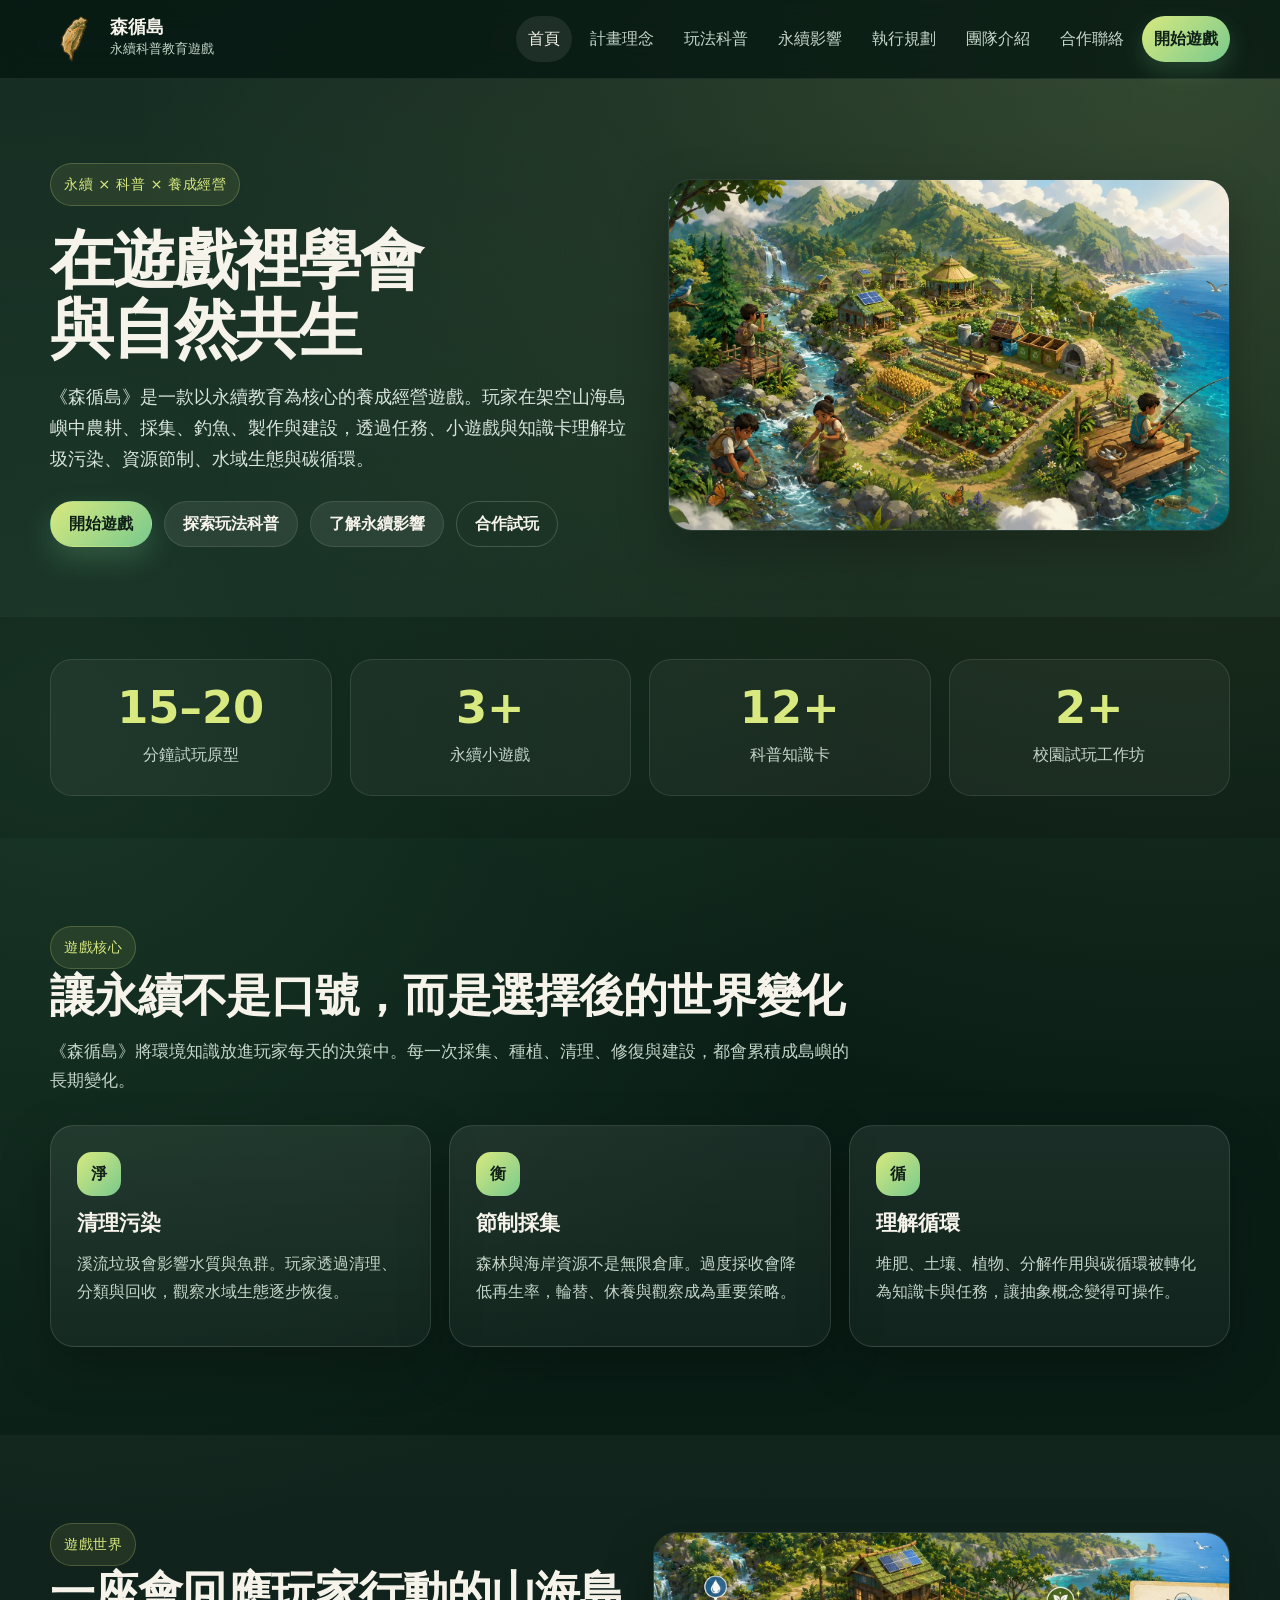
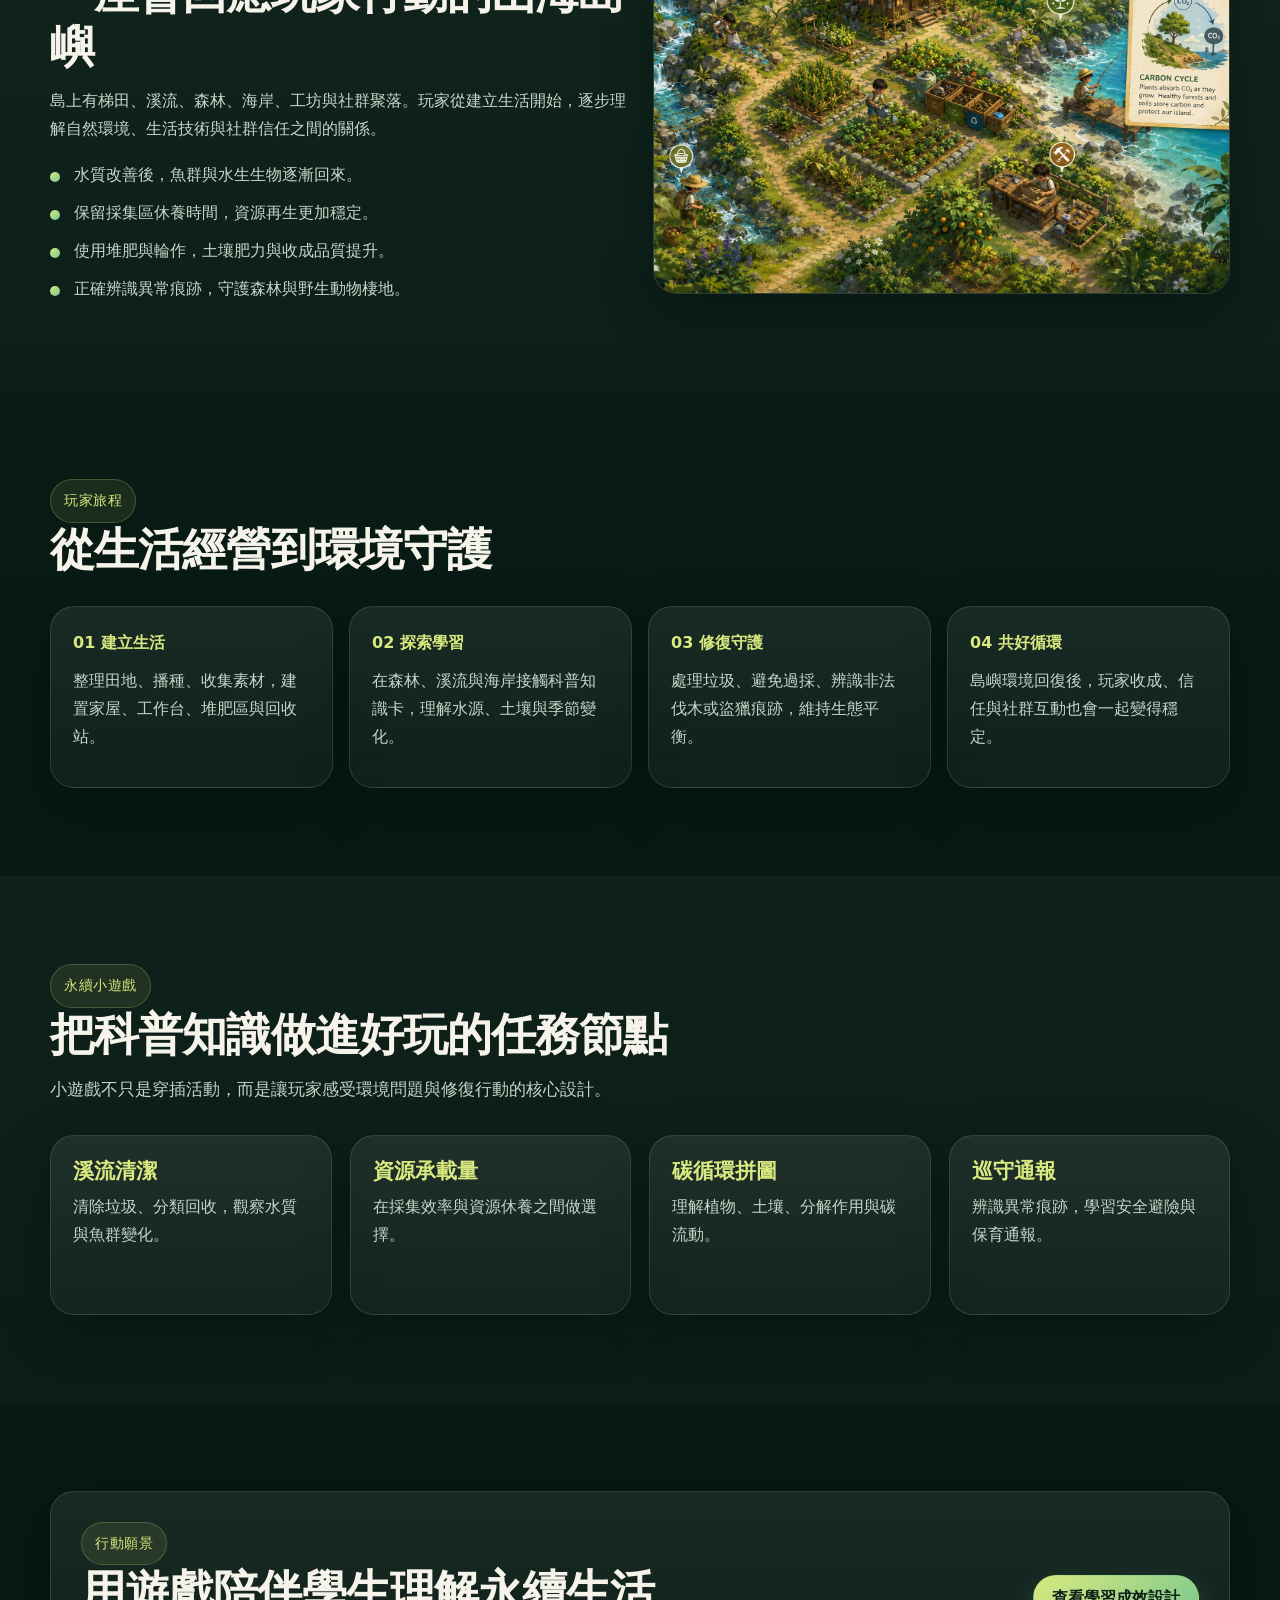
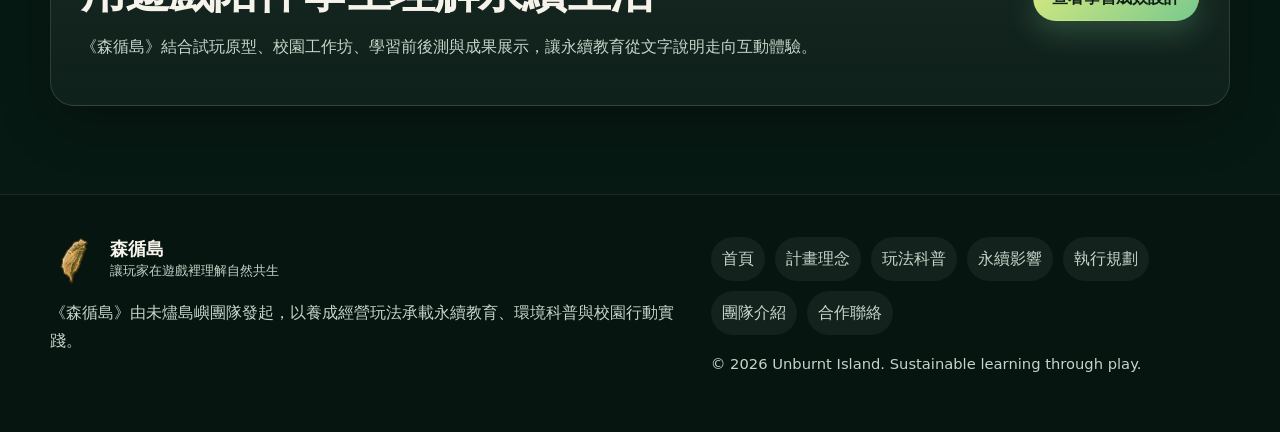
<file: index.html>
<!DOCTYPE html>
<html lang="zh-Hant">
<head>
  <meta charset="UTF-8" />
  <meta name="viewport" content="width=device-width, initial-scale=1.0" />
  <title>《森循島》｜永續科普教育遊戲</title>
  <meta name="description" content="以永續、科普與養成經營為主軸的教育遊戲，透過農耕、採集、溪流清理與知識卡讓玩家理解自然共生。" />
  <meta name="theme-color" content="#0b1f18" />
  <meta property="og:title" content="《森循島》｜永續科普教育遊戲" />
  <meta property="og:description" content="以永續、科普與養成經營為主軸的教育遊戲，透過農耕、採集、溪流清理與知識卡讓玩家理解自然共生。" />
  <meta property="og:type" content="website" />
  <meta property="og:image" content="assets/images/og-image.jpg" />
  <link rel="icon" href="assets/images/favicon.svg" type="image/svg+xml" />
  <link rel="stylesheet" href="assets/css/main.css" />
</head>
<body data-page="home">
  
<a href="#main" class="skip-link">跳到主要內容</a>
<header class="site-header" id="siteHeader">
  <div class="container header-inner">
    <a href="index.html" class="brand" aria-label="森循島首頁">
      <img src="assets/images/logo.svg" alt="" class="brand-logo" />
      <span class="brand-copy"><strong>森循島</strong><small>永續科普教育遊戲</small></span>
    </a>
    <nav class="site-nav" aria-label="主選單"><a href="index.html" class="is-active">首頁</a><a href="about.html" class="">計畫理念</a><a href="gameplay.html" class="">玩法科普</a><a href="impact.html" class="">永續影響</a><a href="progress.html" class="">執行規劃</a><a href="team.html" class="">團隊介紹</a><a href="contact.html" class="">合作聯絡</a><a href="https://unburntisland.github.io/SSD/" class="game-link" target="_blank" rel="noopener noreferrer" aria-label="開啟森循島遊戲（新分頁）">開始遊戲</a></nav>
    <button class="menu-toggle" id="menuToggle" aria-expanded="false" aria-controls="mobileNav" aria-label="開啟選單"><span></span><span></span><span></span></button>
  </div>
  <div class="mobile-nav" id="mobileNav"><nav aria-label="行動版主選單"><a href="index.html" class="is-active">首頁</a><a href="about.html" class="">計畫理念</a><a href="gameplay.html" class="">玩法科普</a><a href="impact.html" class="">永續影響</a><a href="progress.html" class="">執行規劃</a><a href="team.html" class="">團隊介紹</a><a href="contact.html" class="">合作聯絡</a><a href="https://unburntisland.github.io/SSD/" class="game-link" target="_blank" rel="noopener noreferrer" aria-label="開啟森循島遊戲（新分頁）">開始遊戲</a></nav></div>
</header>
  <main id="main">

<section class="hero section-bg">
  <div class="container hero-grid">
    <div class="hero-copy reveal">
      <span class="eyebrow">永續 × 科普 × 養成經營</span>
      <h1>在遊戲裡學會<br>與自然共生</h1>
      <p class="lead">《森循島》是一款以永續教育為核心的養成經營遊戲。玩家在架空山海島嶼中農耕、採集、釣魚、製作與建設，透過任務、小遊戲與知識卡理解垃圾污染、資源節制、水域生態與碳循環。</p>
      <div class="btn-row">
        <a class="btn primary" href="https://unburntisland.github.io/SSD/" target="_blank" rel="noopener noreferrer" aria-label="開啟森循島遊戲（新分頁）">開始遊戲</a>
        <a class="btn secondary" href="gameplay.html">探索玩法科普</a>
        <a class="btn secondary" href="impact.html">了解永續影響</a>
        <a class="btn ghost" href="contact.html">合作試玩</a>
      </div>
    </div>
    <figure class="hero-visual reveal">
      <img src="assets/images/hero-island.jpg" alt="森循島永續教育遊戲主視覺，包含山海村落、農耕、溪流清理與自然共生場景" />
    </figure>
  </div>
</section>

<section class="section stats-band">
  <div class="container metric-grid cols-4 reveal">
    <div class="metric"><strong>15–20</strong><span>分鐘試玩原型</span></div>
    <div class="metric"><strong>3+</strong><span>永續小遊戲</span></div>
    <div class="metric"><strong>12+</strong><span>科普知識卡</span></div>
    <div class="metric"><strong>2+</strong><span>校園試玩工作坊</span></div>
  </div>
</section>

<section class="section">
  <div class="container">
    <div class="section-heading reveal">
      <span class="kicker">遊戲核心</span>
      <h2>讓永續不是口號，而是選擇後的世界變化</h2>
      <p>《森循島》將環境知識放進玩家每天的決策中。每一次採集、種植、清理、修復與建設，都會累積成島嶼的長期變化。</p>
    </div>
    <div class="card-grid cols-3 reveal">
      <article class="card feature-card"><span class="icon">淨</span><h3>清理污染</h3><p>溪流垃圾會影響水質與魚群。玩家透過清理、分類與回收，觀察水域生態逐步恢復。</p></article>
      <article class="card feature-card"><span class="icon">衡</span><h3>節制採集</h3><p>森林與海岸資源不是無限倉庫。過度採收會降低再生率，輪替、休養與觀察成為重要策略。</p></article>
      <article class="card feature-card"><span class="icon">循</span><h3>理解循環</h3><p>堆肥、土壤、植物、分解作用與碳循環被轉化為知識卡與任務，讓抽象概念變得可操作。</p></article>
    </div>
  </div>
</section>

<section class="section alt">
  <div class="container split align-center">
    <div class="reveal">
      <span class="kicker">遊戲世界</span>
      <h2>一座會回應玩家行動的山海島嶼</h2>
      <p>島上有梯田、溪流、森林、海岸、工坊與社群聚落。玩家從建立生活開始，逐步理解自然環境、生活技術與社群信任之間的關係。</p>
      <ul class="check-list">
        <li>水質改善後，魚群與水生生物逐漸回來。</li>
        <li>保留採集區休養時間，資源再生更加穩定。</li>
        <li>使用堆肥與輪作，土壤肥力與收成品質提升。</li>
        <li>正確辨識異常痕跡，守護森林與野生動物棲地。</li>
      </ul>
    </div>
    <figure class="image-card reveal"><img src="assets/images/gameplay-island.jpg" alt="養成經營遊戲場景示意，包含農耕、釣魚、工藝與碳循環資訊卡" /></figure>
  </div>
</section>

<section class="section">
  <div class="container">
    <div class="section-heading reveal">
      <span class="kicker">玩家旅程</span>
      <h2>從生活經營到環境守護</h2>
    </div>
    <div class="journey-grid reveal">
      <article class="journey-step"><strong>01 建立生活</strong><p>整理田地、播種、收集素材，建置家屋、工作台、堆肥區與回收站。</p></article>
      <article class="journey-step"><strong>02 探索學習</strong><p>在森林、溪流與海岸接觸科普知識卡，理解水源、土壤與季節變化。</p></article>
      <article class="journey-step"><strong>03 修復守護</strong><p>處理垃圾、避免過採、辨識非法伐木或盜獵痕跡，維持生態平衡。</p></article>
      <article class="journey-step"><strong>04 共好循環</strong><p>島嶼環境回復後，玩家收成、信任與社群互動也會一起變得穩定。</p></article>
    </div>
  </div>
</section>

<section class="section alt">
  <div class="container">
    <div class="section-heading reveal">
      <span class="kicker">永續小遊戲</span>
      <h2>把科普知識做進好玩的任務節點</h2>
      <p>小遊戲不只是穿插活動，而是讓玩家感受環境問題與修復行動的核心設計。</p>
    </div>
    <div class="card-grid cols-4 reveal">
      <article class="mini-card"><h3>溪流清潔</h3><p>清除垃圾、分類回收，觀察水質與魚群變化。</p></article>
      <article class="mini-card"><h3>資源承載量</h3><p>在採集效率與資源休養之間做選擇。</p></article>
      <article class="mini-card"><h3>碳循環拼圖</h3><p>理解植物、土壤、分解作用與碳流動。</p></article>
      <article class="mini-card"><h3>巡守通報</h3><p>辨識異常痕跡，學習安全避險與保育通報。</p></article>
    </div>
  </div>
</section>

<section class="section cta-section">
  <div class="container cta-card reveal">
    <div><span class="kicker">行動願景</span><h2>用遊戲陪伴學生理解永續生活</h2><p>《森循島》結合試玩原型、校園工作坊、學習前後測與成果展示，讓永續教育從文字說明走向互動體驗。</p></div>
    <a class="btn primary" href="impact.html">查看學習成效設計</a>
  </div>
</section>

  </main>
  
<footer class="site-footer">
  <div class="container footer-grid">
    <div>
      <a href="index.html" class="brand footer-brand" aria-label="森循島首頁">
        <img src="assets/images/logo.svg" alt="" class="brand-logo" />
        <span class="brand-copy"><strong>森循島</strong><small>讓玩家在遊戲裡理解自然共生</small></span>
      </a>
      <p>《森循島》由未燼島嶼團隊發起，以養成經營玩法承載永續教育、環境科普與校園行動實踐。</p>
    </div>
    <div>
      <div class="footer-links"><a href="index.html">首頁</a><a href="about.html">計畫理念</a><a href="gameplay.html">玩法科普</a><a href="impact.html">永續影響</a><a href="progress.html">執行規劃</a><a href="team.html">團隊介紹</a><a href="contact.html">合作聯絡</a></div>
      <p class="footer-note">© 2026 Unburnt Island. Sustainable learning through play.</p>
    </div>
  </div>
</footer>
  <script src="assets/js/main.js"></script>
  
</body>
</html>
</file>
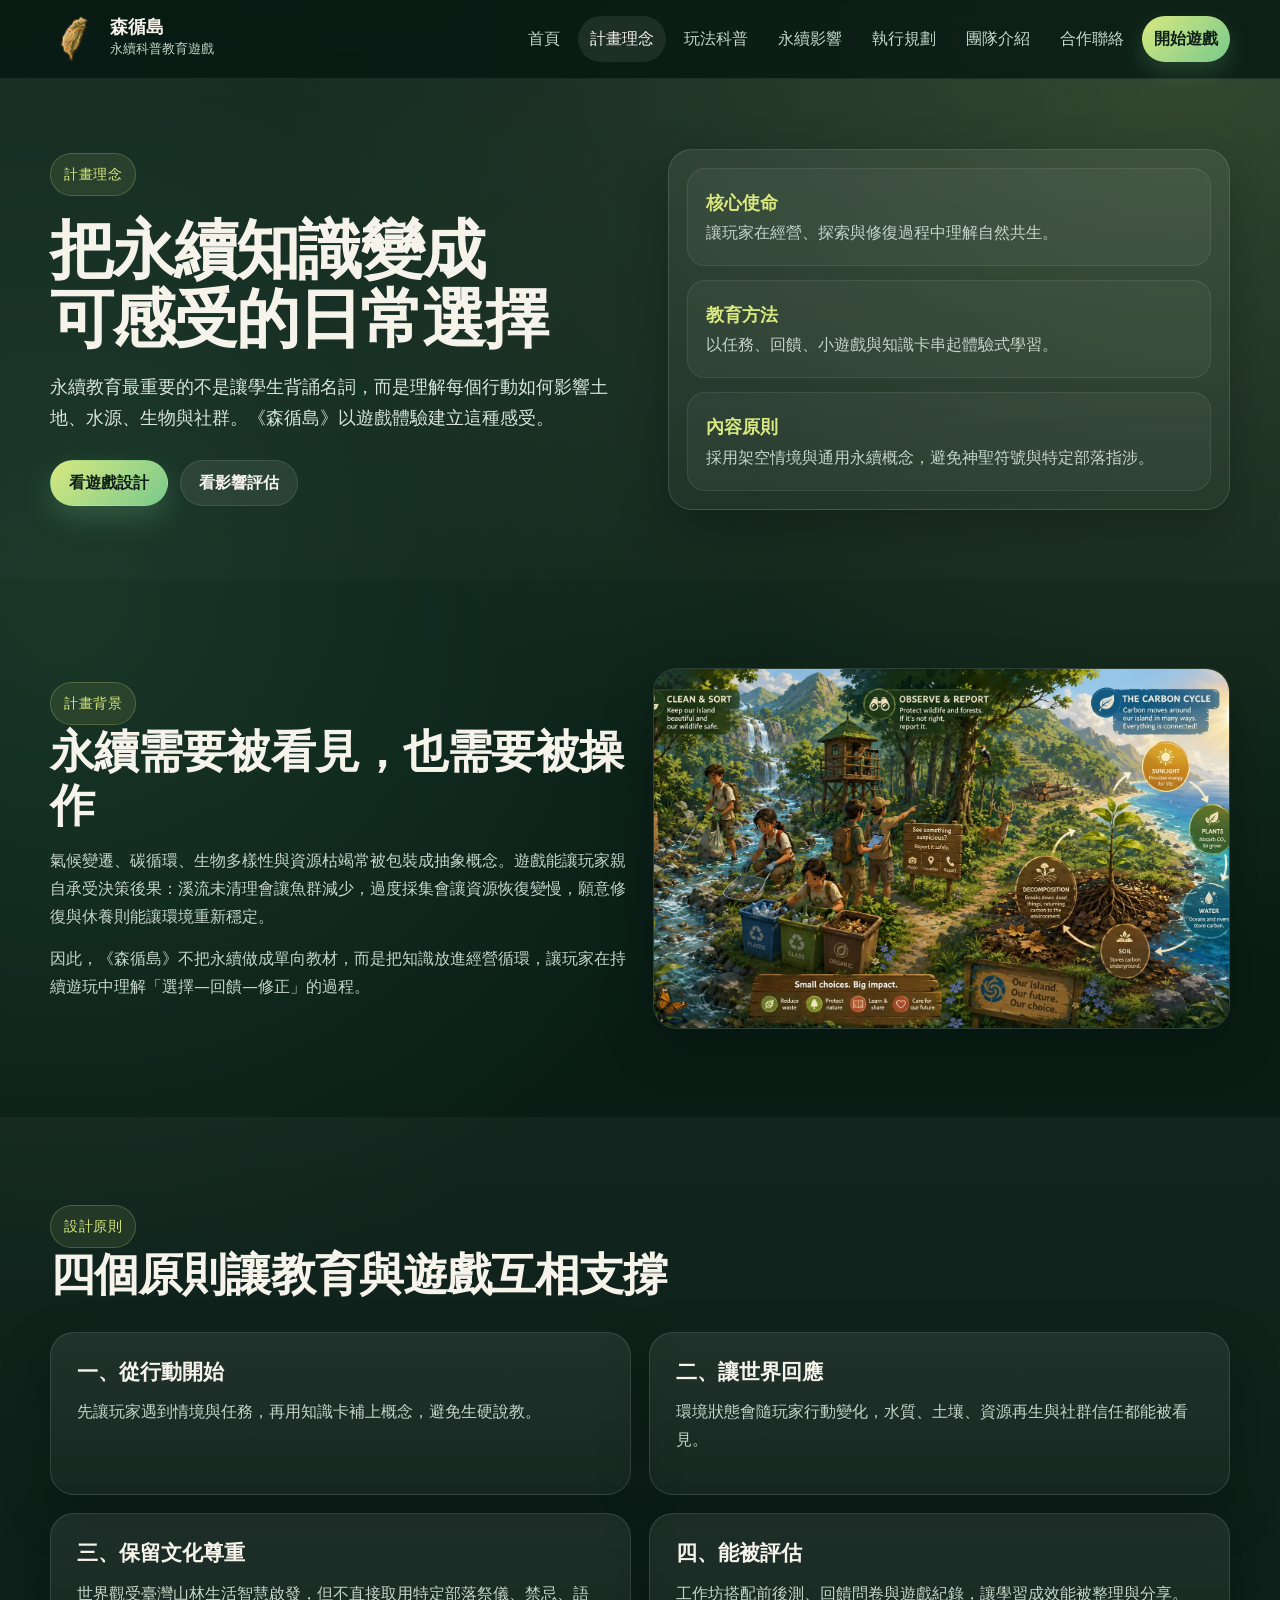
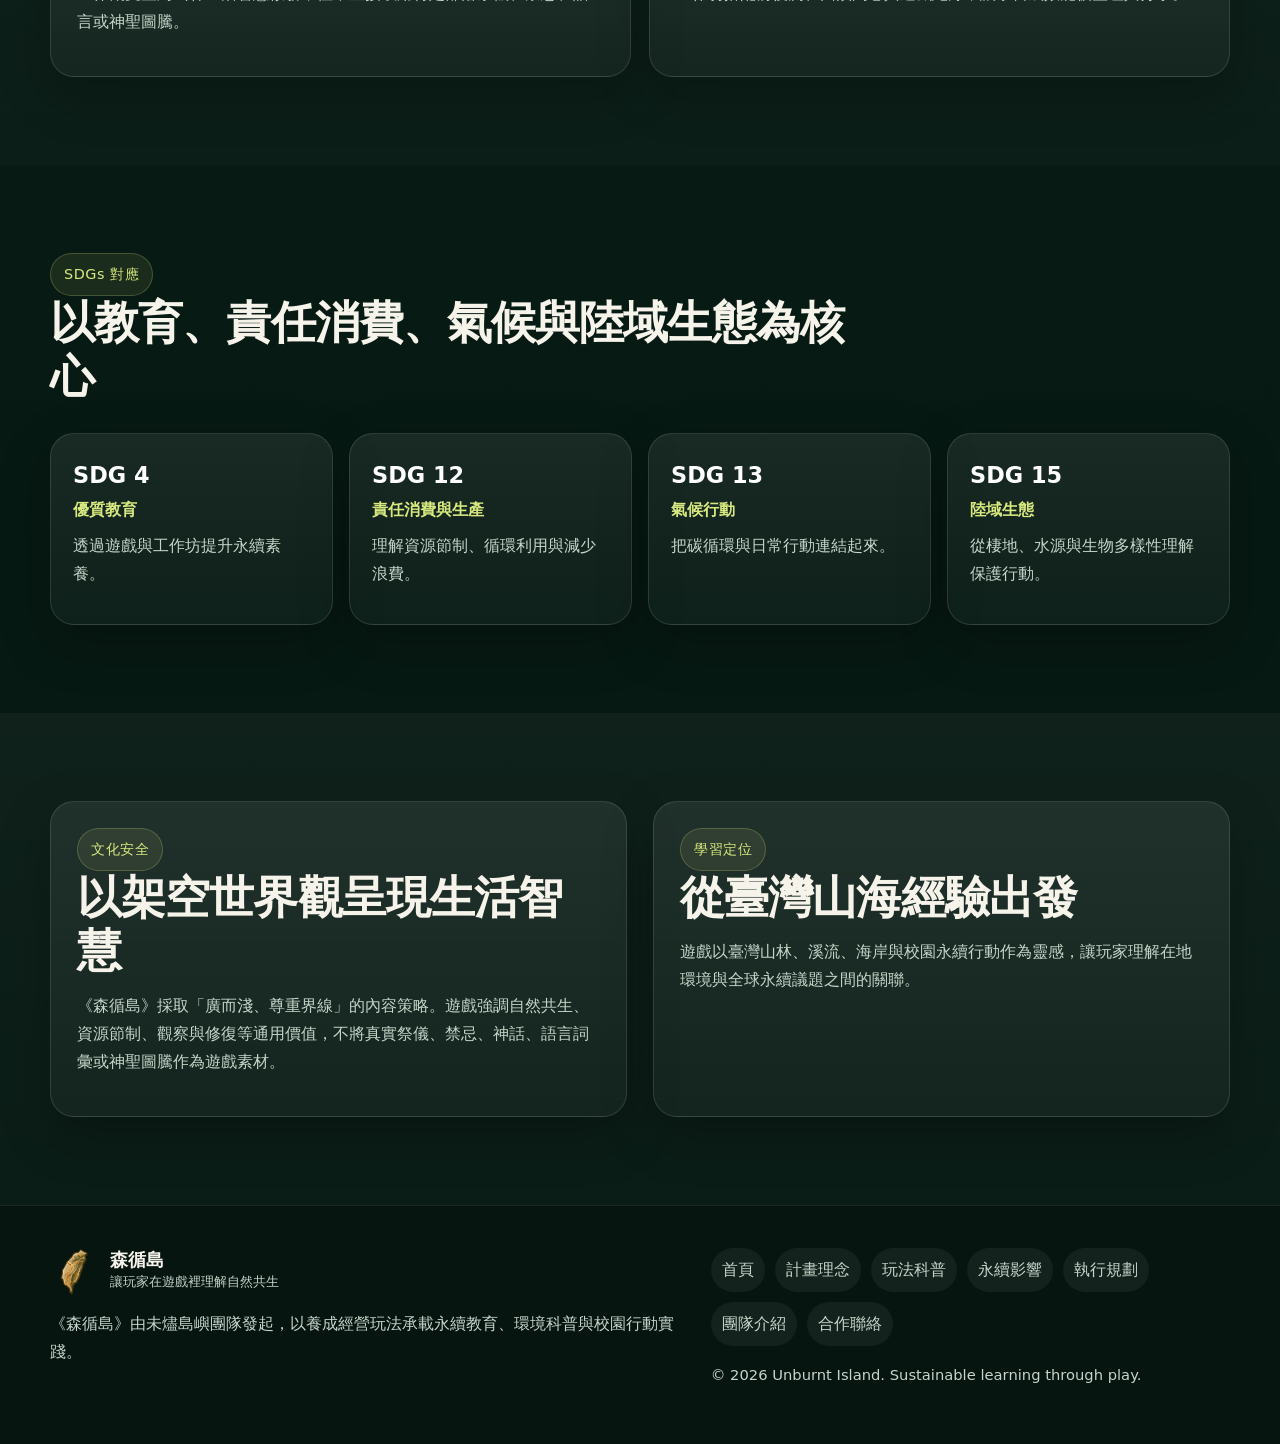
<file: about.html>
<!DOCTYPE html>
<html lang="zh-Hant">
<head>
  <meta charset="UTF-8" />
  <meta name="viewport" content="width=device-width, initial-scale=1.0" />
  <title>《森循島》｜計畫理念</title>
  <meta name="description" content="說明森循島的永續教育理念、文化安全原則與 SDGs 對應。" />
  <meta name="theme-color" content="#0b1f18" />
  <meta property="og:title" content="《森循島》｜計畫理念" />
  <meta property="og:description" content="說明森循島的永續教育理念、文化安全原則與 SDGs 對應。" />
  <meta property="og:type" content="website" />
  <meta property="og:image" content="assets/images/og-image.jpg" />
  <link rel="icon" href="assets/images/favicon.svg" type="image/svg+xml" />
  <link rel="stylesheet" href="assets/css/main.css" />
</head>
<body data-page="about">
  
<a href="#main" class="skip-link">跳到主要內容</a>
<header class="site-header" id="siteHeader">
  <div class="container header-inner">
    <a href="index.html" class="brand" aria-label="森循島首頁">
      <img src="assets/images/logo.svg" alt="" class="brand-logo" />
      <span class="brand-copy"><strong>森循島</strong><small>永續科普教育遊戲</small></span>
    </a>
    <nav class="site-nav" aria-label="主選單"><a href="index.html" class="">首頁</a><a href="about.html" class="is-active">計畫理念</a><a href="gameplay.html" class="">玩法科普</a><a href="impact.html" class="">永續影響</a><a href="progress.html" class="">執行規劃</a><a href="team.html" class="">團隊介紹</a><a href="contact.html" class="">合作聯絡</a><a href="https://unburntisland.github.io/SSD/" class="game-link" target="_blank" rel="noopener noreferrer" aria-label="開啟森循島遊戲（新分頁）">開始遊戲</a></nav>
    <button class="menu-toggle" id="menuToggle" aria-expanded="false" aria-controls="mobileNav" aria-label="開啟選單"><span></span><span></span><span></span></button>
  </div>
  <div class="mobile-nav" id="mobileNav"><nav aria-label="行動版主選單"><a href="index.html" class="">首頁</a><a href="about.html" class="is-active">計畫理念</a><a href="gameplay.html" class="">玩法科普</a><a href="impact.html" class="">永續影響</a><a href="progress.html" class="">執行規劃</a><a href="team.html" class="">團隊介紹</a><a href="contact.html" class="">合作聯絡</a><a href="https://unburntisland.github.io/SSD/" class="game-link" target="_blank" rel="noopener noreferrer" aria-label="開啟森循島遊戲（新分頁）">開始遊戲</a></nav></div>
</header>
  <main id="main">

<section class="page-hero compact section-bg">
  <div class="container hero-grid">
    <div class="hero-copy reveal">
      <span class="eyebrow">計畫理念</span>
      <h1>把永續知識變成<br>可感受的日常選擇</h1>
      <p class="lead">永續教育最重要的不是讓學生背誦名詞，而是理解每個行動如何影響土地、水源、生物與社群。《森循島》以遊戲體驗建立這種感受。</p>
      <div class="btn-row"><a class="btn primary" href="gameplay.html">看遊戲設計</a><a class="btn secondary" href="impact.html">看影響評估</a></div>
    </div>
    <div class="mission-panel reveal">
      <div class="mission-item"><strong>核心使命</strong><span>讓玩家在經營、探索與修復過程中理解自然共生。</span></div>
      <div class="mission-item"><strong>教育方法</strong><span>以任務、回饋、小遊戲與知識卡串起體驗式學習。</span></div>
      <div class="mission-item"><strong>內容原則</strong><span>採用架空情境與通用永續概念，避免神聖符號與特定部落指涉。</span></div>
    </div>
  </div>
</section>

<section class="section">
  <div class="container split align-center">
    <div class="reveal">
      <span class="kicker">計畫背景</span>
      <h2>永續需要被看見，也需要被操作</h2>
      <p>氣候變遷、碳循環、生物多樣性與資源枯竭常被包裝成抽象概念。遊戲能讓玩家親自承受決策後果：溪流未清理會讓魚群減少，過度採集會讓資源恢復變慢，願意修復與休養則能讓環境重新穩定。</p>
      <p>因此，《森循島》不把永續做成單向教材，而是把知識放進經營循環，讓玩家在持續遊玩中理解「選擇—回饋—修正」的過程。</p>
    </div>
    <figure class="image-card reveal"><img src="assets/images/knowledge-minigames.jpg" alt="溪流清潔、環境觀察與碳循環科普的教育遊戲情境" /></figure>
  </div>
</section>

<section class="section alt">
  <div class="container">
    <div class="section-heading reveal"><span class="kicker">設計原則</span><h2>四個原則讓教育與遊戲互相支撐</h2></div>
    <div class="card-grid cols-2 reveal">
      <article class="card"><h3>一、從行動開始</h3><p>先讓玩家遇到情境與任務，再用知識卡補上概念，避免生硬說教。</p></article>
      <article class="card"><h3>二、讓世界回應</h3><p>環境狀態會隨玩家行動變化，水質、土壤、資源再生與社群信任都能被看見。</p></article>
      <article class="card"><h3>三、保留文化尊重</h3><p>世界觀受臺灣山林生活智慧啟發，但不直接取用特定部落祭儀、禁忌、語言或神聖圖騰。</p></article>
      <article class="card"><h3>四、能被評估</h3><p>工作坊搭配前後測、回饋問卷與遊戲紀錄，讓學習成效能被整理與分享。</p></article>
    </div>
  </div>
</section>

<section class="section">
  <div class="container">
    <div class="section-heading reveal"><span class="kicker">SDGs 對應</span><h2>以教育、責任消費、氣候與陸域生態為核心</h2></div>
    <div class="sdg-grid reveal">
      <article class="sdg sdg4"><strong>SDG 4</strong><span>優質教育</span><p>透過遊戲與工作坊提升永續素養。</p></article>
      <article class="sdg sdg12"><strong>SDG 12</strong><span>責任消費與生產</span><p>理解資源節制、循環利用與減少浪費。</p></article>
      <article class="sdg sdg13"><strong>SDG 13</strong><span>氣候行動</span><p>把碳循環與日常行動連結起來。</p></article>
      <article class="sdg sdg15"><strong>SDG 15</strong><span>陸域生態</span><p>從棲地、水源與生物多樣性理解保護行動。</p></article>
    </div>
  </div>
</section>

<section class="section alt">
  <div class="container split">
    <div class="card reveal"><span class="kicker">文化安全</span><h2>以架空世界觀呈現生活智慧</h2><p>《森循島》採取「廣而淺、尊重界線」的內容策略。遊戲強調自然共生、資源節制、觀察與修復等通用價值，不將真實祭儀、禁忌、神話、語言詞彙或神聖圖騰作為遊戲素材。</p></div>
    <div class="card reveal"><span class="kicker">學習定位</span><h2>從臺灣山海經驗出發</h2><p>遊戲以臺灣山林、溪流、海岸與校園永續行動作為靈感，讓玩家理解在地環境與全球永續議題之間的關聯。</p></div>
  </div>
</section>

  </main>
  
<footer class="site-footer">
  <div class="container footer-grid">
    <div>
      <a href="index.html" class="brand footer-brand" aria-label="森循島首頁">
        <img src="assets/images/logo.svg" alt="" class="brand-logo" />
        <span class="brand-copy"><strong>森循島</strong><small>讓玩家在遊戲裡理解自然共生</small></span>
      </a>
      <p>《森循島》由未燼島嶼團隊發起，以養成經營玩法承載永續教育、環境科普與校園行動實踐。</p>
    </div>
    <div>
      <div class="footer-links"><a href="index.html">首頁</a><a href="about.html">計畫理念</a><a href="gameplay.html">玩法科普</a><a href="impact.html">永續影響</a><a href="progress.html">執行規劃</a><a href="team.html">團隊介紹</a><a href="contact.html">合作聯絡</a></div>
      <p class="footer-note">© 2026 Unburnt Island. Sustainable learning through play.</p>
    </div>
  </div>
</footer>
  <script src="assets/js/main.js"></script>
  
</body>
</html>
</file>
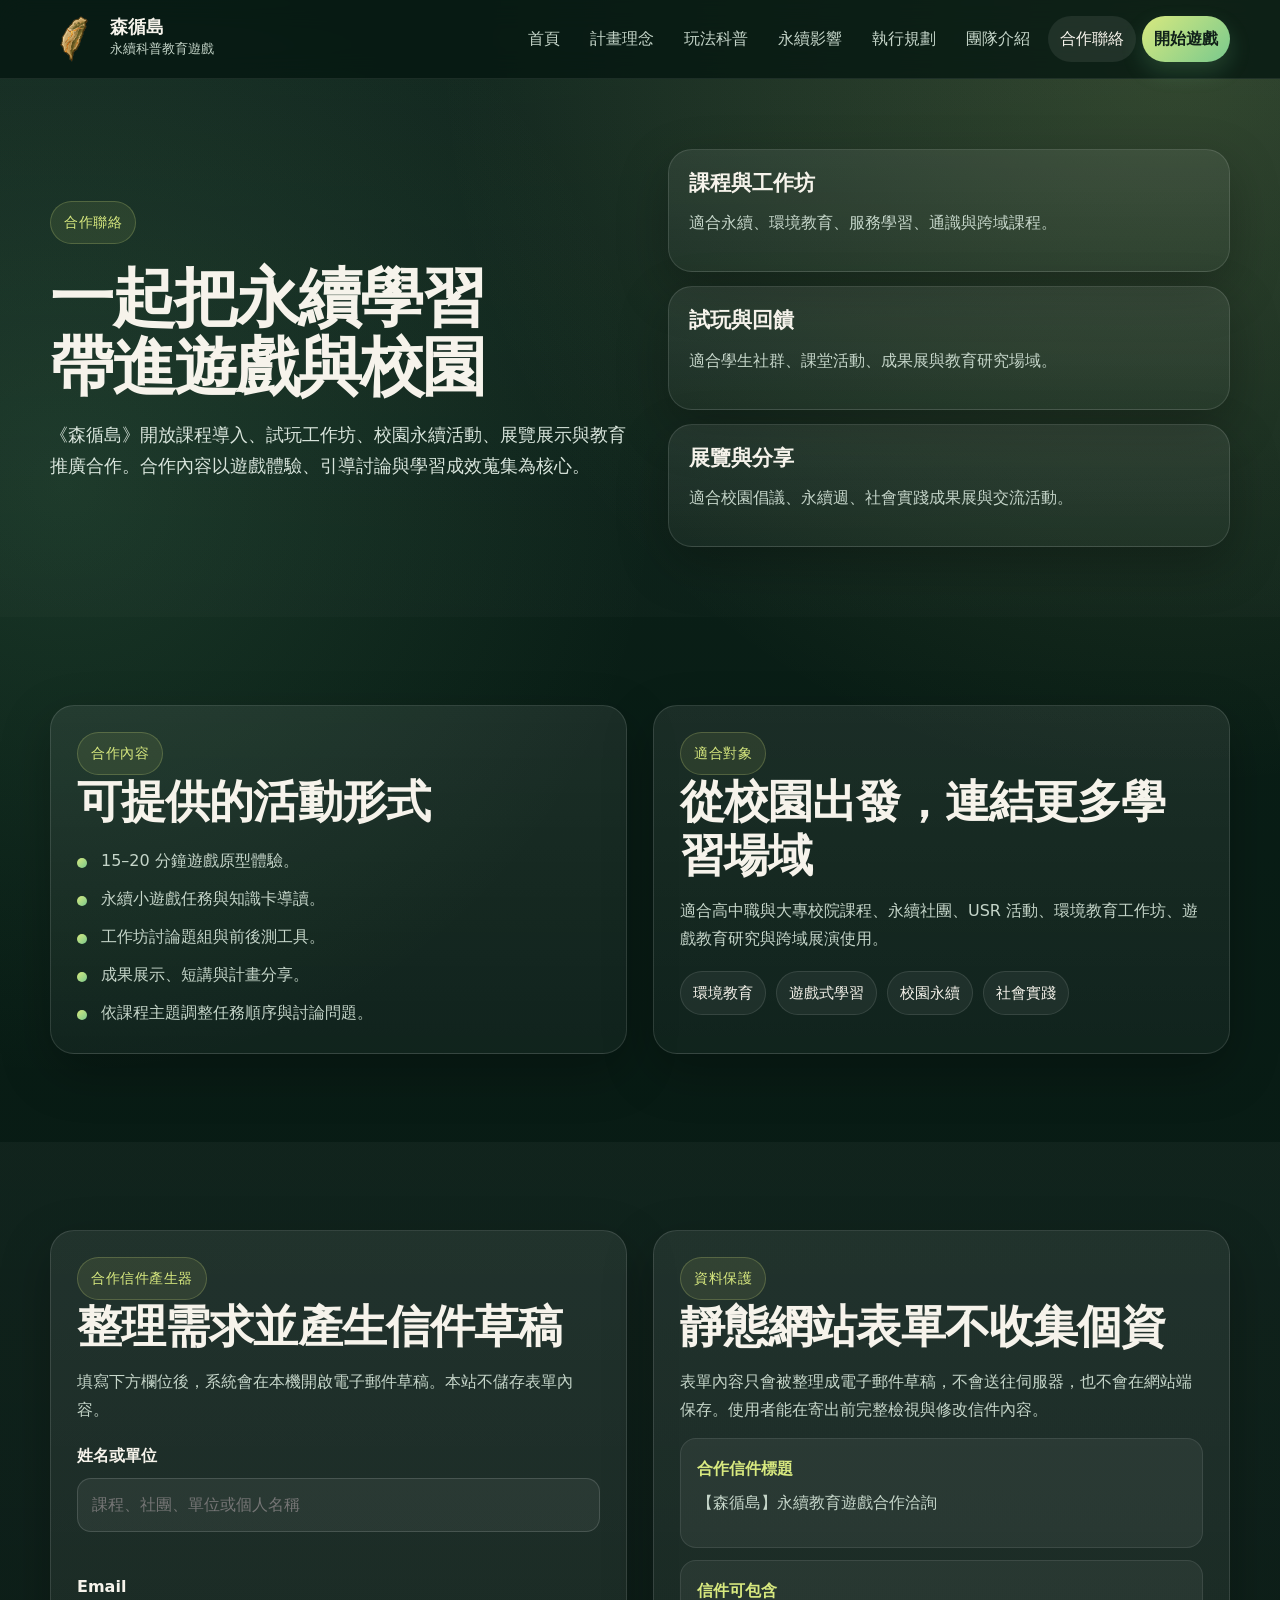
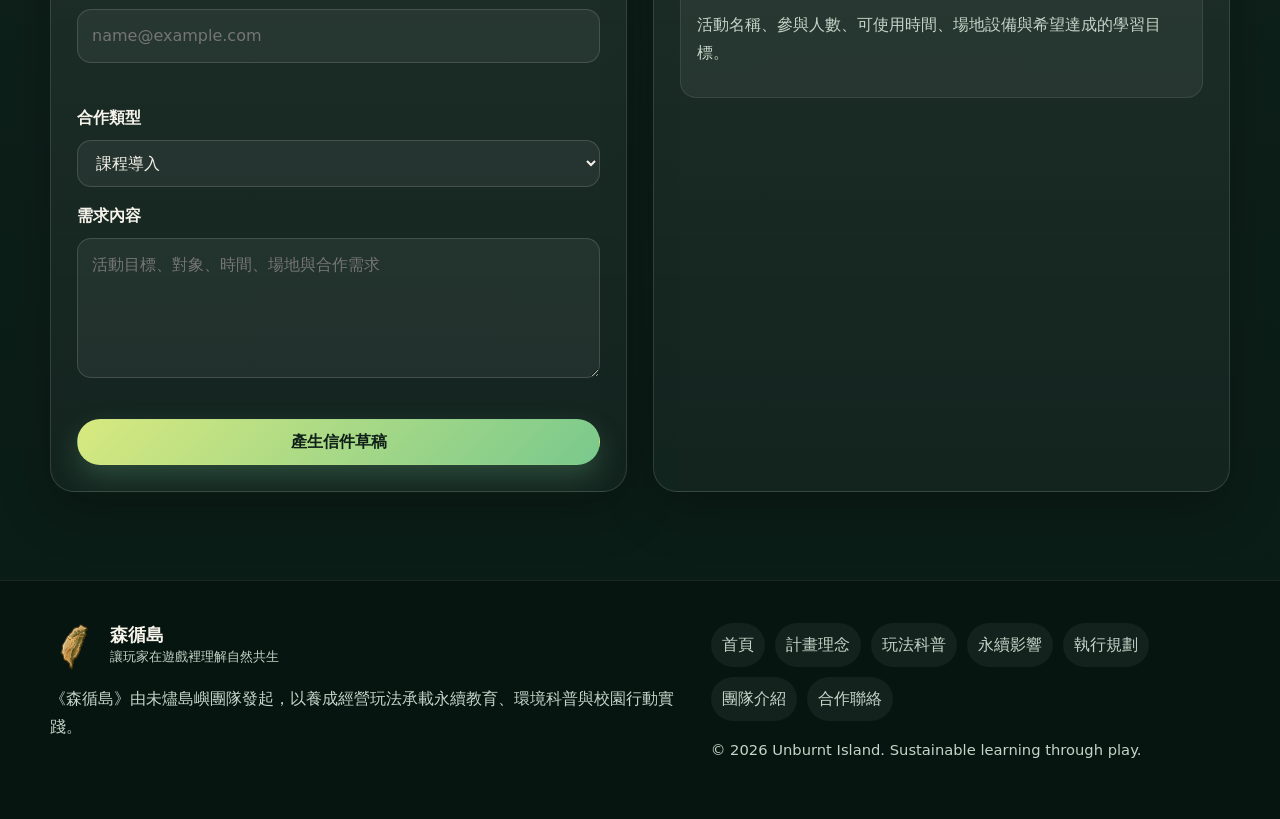
<file: contact.html>
<!DOCTYPE html>
<html lang="zh-Hant">
<head>
  <meta charset="UTF-8" />
  <meta name="viewport" content="width=device-width, initial-scale=1.0" />
  <title>《森循島》｜合作聯絡</title>
  <meta name="description" content="提供森循島課程導入、試玩工作坊、校園永續活動與教育推廣合作資訊。" />
  <meta name="theme-color" content="#0b1f18" />
  <meta property="og:title" content="《森循島》｜合作聯絡" />
  <meta property="og:description" content="提供森循島課程導入、試玩工作坊、校園永續活動與教育推廣合作資訊。" />
  <meta property="og:type" content="website" />
  <meta property="og:image" content="assets/images/og-image.jpg" />
  <link rel="icon" href="assets/images/favicon.svg" type="image/svg+xml" />
  <link rel="stylesheet" href="assets/css/main.css" />
</head>
<body data-page="contact">
  
<a href="#main" class="skip-link">跳到主要內容</a>
<header class="site-header" id="siteHeader">
  <div class="container header-inner">
    <a href="index.html" class="brand" aria-label="森循島首頁">
      <img src="assets/images/logo.svg" alt="" class="brand-logo" />
      <span class="brand-copy"><strong>森循島</strong><small>永續科普教育遊戲</small></span>
    </a>
    <nav class="site-nav" aria-label="主選單"><a href="index.html" class="">首頁</a><a href="about.html" class="">計畫理念</a><a href="gameplay.html" class="">玩法科普</a><a href="impact.html" class="">永續影響</a><a href="progress.html" class="">執行規劃</a><a href="team.html" class="">團隊介紹</a><a href="contact.html" class="is-active">合作聯絡</a><a href="https://unburntisland.github.io/SSD/" class="game-link" target="_blank" rel="noopener noreferrer" aria-label="開啟森循島遊戲（新分頁）">開始遊戲</a></nav>
    <button class="menu-toggle" id="menuToggle" aria-expanded="false" aria-controls="mobileNav" aria-label="開啟選單"><span></span><span></span><span></span></button>
  </div>
  <div class="mobile-nav" id="mobileNav"><nav aria-label="行動版主選單"><a href="index.html" class="">首頁</a><a href="about.html" class="">計畫理念</a><a href="gameplay.html" class="">玩法科普</a><a href="impact.html" class="">永續影響</a><a href="progress.html" class="">執行規劃</a><a href="team.html" class="">團隊介紹</a><a href="contact.html" class="is-active">合作聯絡</a><a href="https://unburntisland.github.io/SSD/" class="game-link" target="_blank" rel="noopener noreferrer" aria-label="開啟森循島遊戲（新分頁）">開始遊戲</a></nav></div>
</header>
  <main id="main">

<section class="page-hero compact section-bg">
  <div class="container hero-grid">
    <div class="hero-copy reveal"><span class="eyebrow">合作聯絡</span><h1>一起把永續學習<br>帶進遊戲與校園</h1><p class="lead">《森循島》開放課程導入、試玩工作坊、校園永續活動、展覽展示與教育推廣合作。合作內容以遊戲體驗、引導討論與學習成效蒐集為核心。</p></div>
    <div class="contact-cards reveal"><article><h3>課程與工作坊</h3><p>適合永續、環境教育、服務學習、通識與跨域課程。</p></article><article><h3>試玩與回饋</h3><p>適合學生社群、課堂活動、成果展與教育研究場域。</p></article><article><h3>展覽與分享</h3><p>適合校園倡議、永續週、社會實踐成果展與交流活動。</p></article></div>
  </div>
</section>

<section class="section">
  <div class="container split">
    <div class="card reveal"><span class="kicker">合作內容</span><h2>可提供的活動形式</h2><ul class="check-list"><li>15–20 分鐘遊戲原型體驗。</li><li>永續小遊戲任務與知識卡導讀。</li><li>工作坊討論題組與前後測工具。</li><li>成果展示、短講與計畫分享。</li><li>依課程主題調整任務順序與討論問題。</li></ul></div>
    <div class="card reveal"><span class="kicker">適合對象</span><h2>從校園出發，連結更多學習場域</h2><p>適合高中職與大專校院課程、永續社團、USR 活動、環境教育工作坊、遊戲教育研究與跨域展演使用。</p><div class="badge-list"><span>環境教育</span><span>遊戲式學習</span><span>校園永續</span><span>社會實踐</span></div></div>
  </div>
</section>

<section class="section alt">
  <div class="container split">
    <div class="card reveal">
      <span class="kicker">合作信件產生器</span>
      <h2>整理需求並產生信件草稿</h2>
      <p>填寫下方欄位後，系統會在本機開啟電子郵件草稿。本站不儲存表單內容。</p>
      <form id="contactForm" class="form-grid" novalidate>
        <label class="field"><span>姓名或單位</span><input id="name" name="name" type="text" autocomplete="name" placeholder="課程、社團、單位或個人名稱" /><small data-error-for="name"></small></label>
        <label class="field"><span>Email</span><input id="email" name="email" type="email" autocomplete="email" placeholder="name@example.com" /><small data-error-for="email"></small></label>
        <label class="field"><span>合作類型</span><select id="type" name="type"><option>課程導入</option><option>試玩工作坊</option><option>成果展演</option><option>永續活動</option><option>其他合作</option></select></label>
        <label class="field"><span>需求內容</span><textarea id="message" name="message" placeholder="活動目標、對象、時間、場地與合作需求"></textarea><small data-error-for="message"></small></label>
        <button class="btn primary" type="submit">產生信件草稿</button>
        <div id="formMessage" class="form-message" role="status"></div>
      </form>
    </div>
    <div class="card reveal"><span class="kicker">資料保護</span><h2>靜態網站表單不收集個資</h2><p>表單內容只會被整理成電子郵件草稿，不會送往伺服器，也不會在網站端保存。使用者能在寄出前完整檢視與修改信件內容。</p><div class="info-card"><strong>合作信件標題</strong><p>【森循島】永續教育遊戲合作洽詢</p></div><div class="info-card"><strong>信件可包含</strong><p>活動名稱、參與人數、可使用時間、場地設備與希望達成的學習目標。</p></div></div>
  </div>
</section>

  </main>
  
<footer class="site-footer">
  <div class="container footer-grid">
    <div>
      <a href="index.html" class="brand footer-brand" aria-label="森循島首頁">
        <img src="assets/images/logo.svg" alt="" class="brand-logo" />
        <span class="brand-copy"><strong>森循島</strong><small>讓玩家在遊戲裡理解自然共生</small></span>
      </a>
      <p>《森循島》由未燼島嶼團隊發起，以養成經營玩法承載永續教育、環境科普與校園行動實踐。</p>
    </div>
    <div>
      <div class="footer-links"><a href="index.html">首頁</a><a href="about.html">計畫理念</a><a href="gameplay.html">玩法科普</a><a href="impact.html">永續影響</a><a href="progress.html">執行規劃</a><a href="team.html">團隊介紹</a><a href="contact.html">合作聯絡</a></div>
      <p class="footer-note">© 2026 Unburnt Island. Sustainable learning through play.</p>
    </div>
  </div>
</footer>
  <script src="assets/js/main.js"></script>
  <script src="assets/js/contact.js"></script>
</body>
</html>
</file>
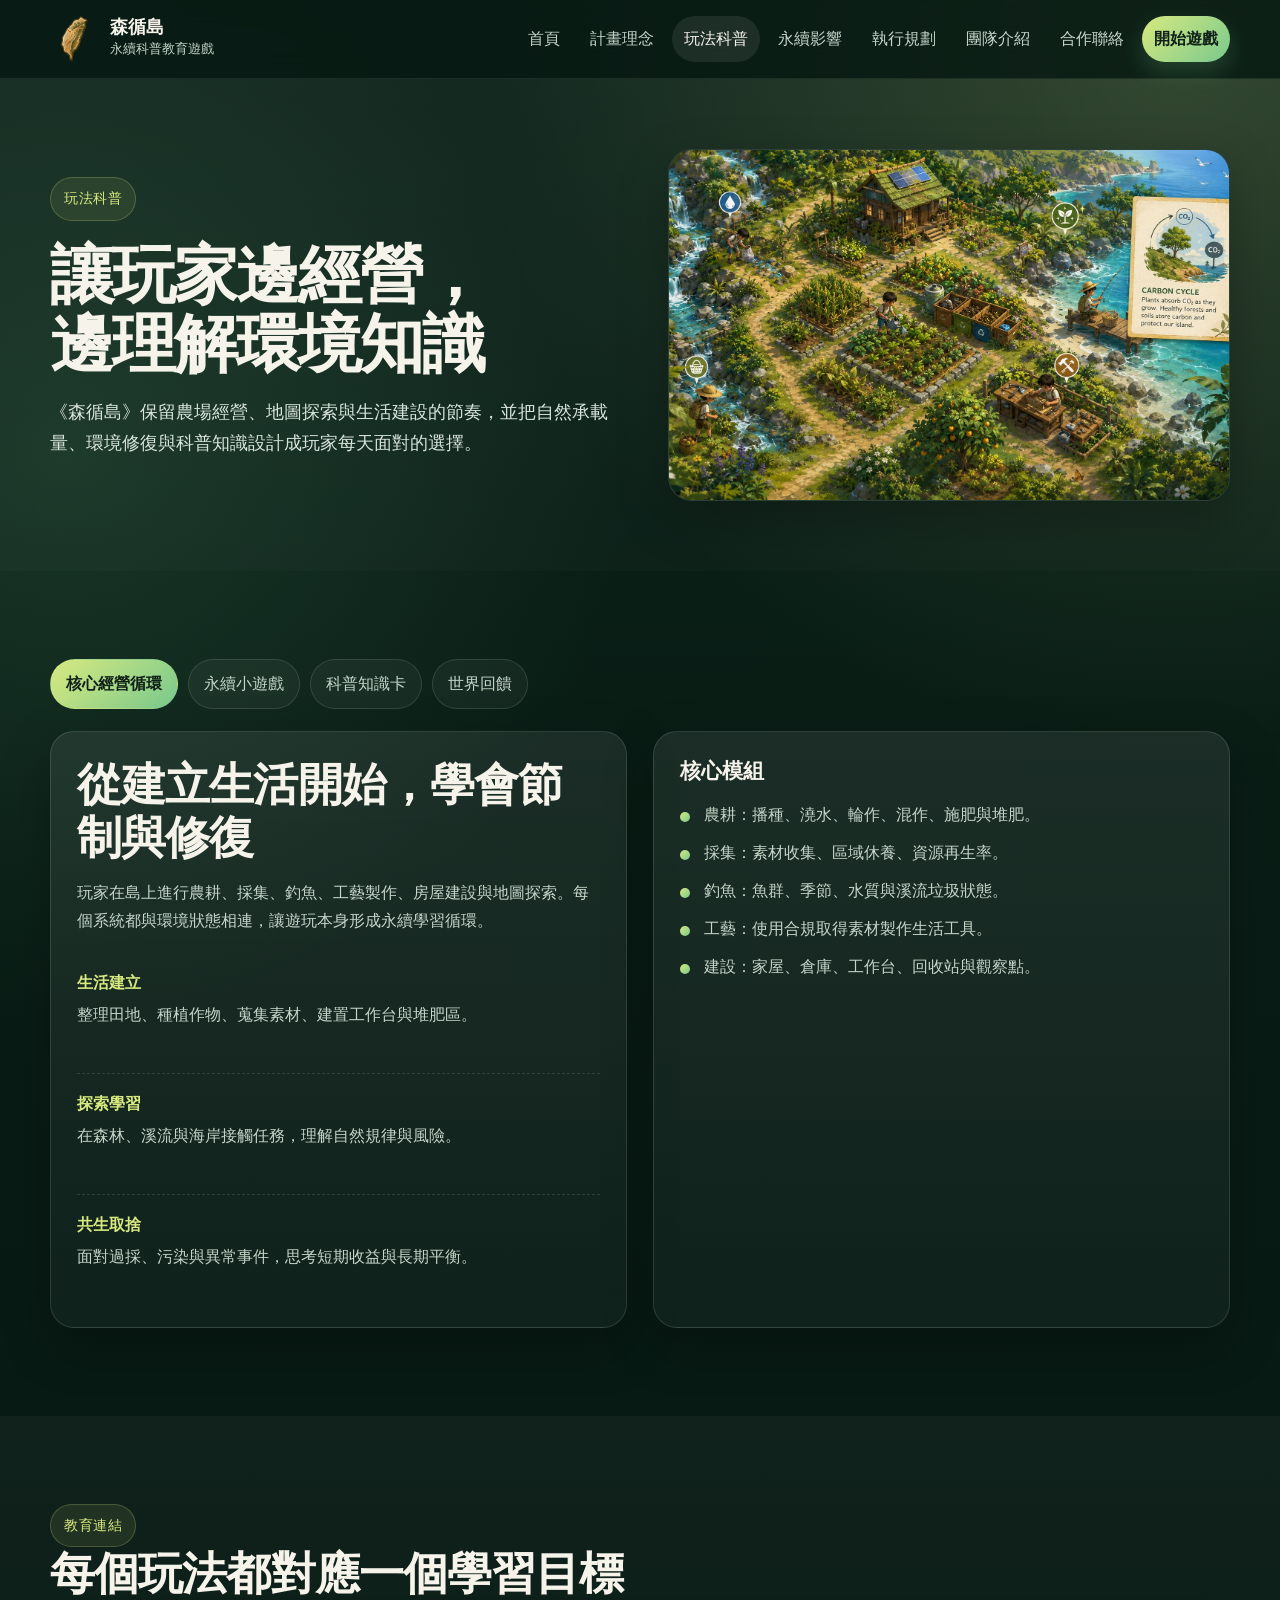
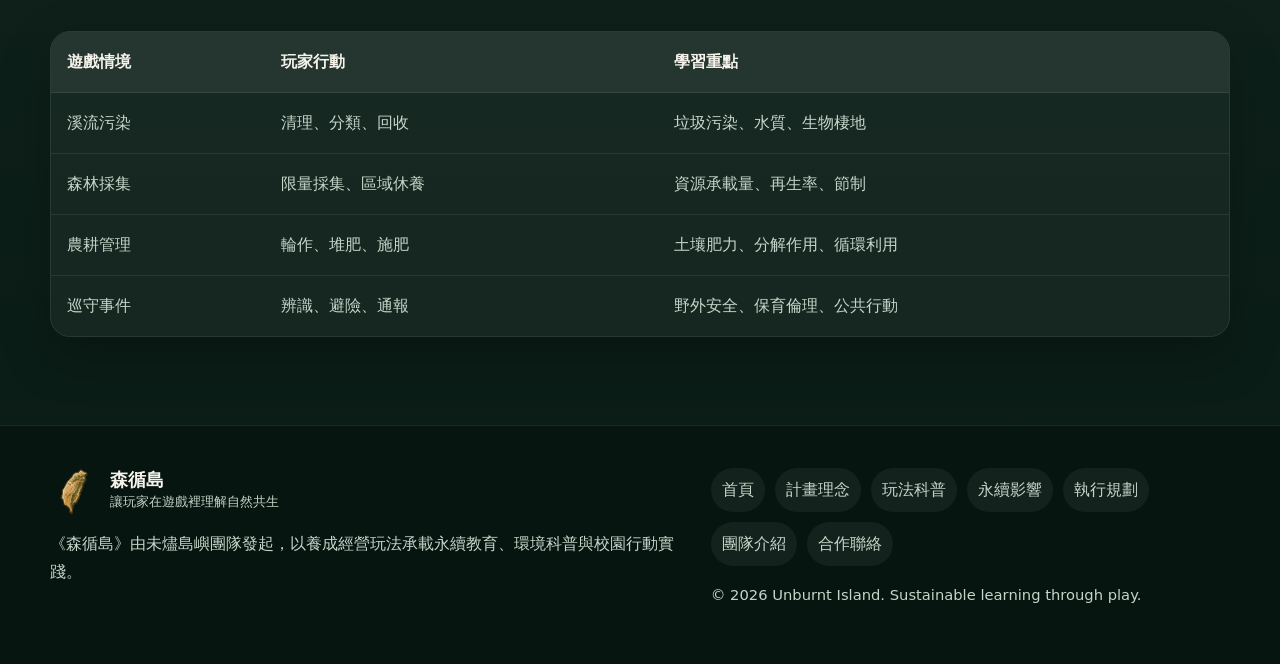
<file: gameplay.html>
<!DOCTYPE html>
<html lang="zh-Hant">
<head>
  <meta charset="UTF-8" />
  <meta name="viewport" content="width=device-width, initial-scale=1.0" />
  <title>《森循島》｜玩法科普</title>
  <meta name="description" content="介紹森循島的養成經營循環、永續小遊戲、科普知識卡與世界回饋系統。" />
  <meta name="theme-color" content="#0b1f18" />
  <meta property="og:title" content="《森循島》｜玩法科普" />
  <meta property="og:description" content="介紹森循島的養成經營循環、永續小遊戲、科普知識卡與世界回饋系統。" />
  <meta property="og:type" content="website" />
  <meta property="og:image" content="assets/images/og-image.jpg" />
  <link rel="icon" href="assets/images/favicon.svg" type="image/svg+xml" />
  <link rel="stylesheet" href="assets/css/main.css" />
</head>
<body data-page="gameplay">
  
<a href="#main" class="skip-link">跳到主要內容</a>
<header class="site-header" id="siteHeader">
  <div class="container header-inner">
    <a href="index.html" class="brand" aria-label="森循島首頁">
      <img src="assets/images/logo.svg" alt="" class="brand-logo" />
      <span class="brand-copy"><strong>森循島</strong><small>永續科普教育遊戲</small></span>
    </a>
    <nav class="site-nav" aria-label="主選單"><a href="index.html" class="">首頁</a><a href="about.html" class="">計畫理念</a><a href="gameplay.html" class="is-active">玩法科普</a><a href="impact.html" class="">永續影響</a><a href="progress.html" class="">執行規劃</a><a href="team.html" class="">團隊介紹</a><a href="contact.html" class="">合作聯絡</a><a href="https://unburntisland.github.io/SSD/" class="game-link" target="_blank" rel="noopener noreferrer" aria-label="開啟森循島遊戲（新分頁）">開始遊戲</a></nav>
    <button class="menu-toggle" id="menuToggle" aria-expanded="false" aria-controls="mobileNav" aria-label="開啟選單"><span></span><span></span><span></span></button>
  </div>
  <div class="mobile-nav" id="mobileNav"><nav aria-label="行動版主選單"><a href="index.html" class="">首頁</a><a href="about.html" class="">計畫理念</a><a href="gameplay.html" class="is-active">玩法科普</a><a href="impact.html" class="">永續影響</a><a href="progress.html" class="">執行規劃</a><a href="team.html" class="">團隊介紹</a><a href="contact.html" class="">合作聯絡</a><a href="https://unburntisland.github.io/SSD/" class="game-link" target="_blank" rel="noopener noreferrer" aria-label="開啟森循島遊戲（新分頁）">開始遊戲</a></nav></div>
</header>
  <main id="main">

<section class="page-hero compact section-bg">
  <div class="container hero-grid">
    <div class="hero-copy reveal"><span class="eyebrow">玩法科普</span><h1>讓玩家邊經營，<br>邊理解環境知識</h1><p class="lead">《森循島》保留農場經營、地圖探索與生活建設的節奏，並把自然承載量、環境修復與科普知識設計成玩家每天面對的選擇。</p></div>
    <figure class="hero-visual reveal"><img src="assets/images/gameplay-island.jpg" alt="森循島玩法示意圖，呈現農耕、釣魚、工藝與知識卡" /></figure>
  </div>
</section>

<section class="section">
  <div class="container reveal">
    <div class="tabs" role="tablist" aria-label="玩法內容分類">
      <button class="tab-btn active" data-tab-button="loop" role="tab" aria-selected="true">核心經營循環</button>
      <button class="tab-btn" data-tab-button="mini" role="tab" aria-selected="false">永續小遊戲</button>
      <button class="tab-btn" data-tab-button="cards" role="tab" aria-selected="false">科普知識卡</button>
      <button class="tab-btn" data-tab-button="feedback" role="tab" aria-selected="false">世界回饋</button>
    </div>

    <div class="tab-panel active" data-tab-panel="loop" role="tabpanel">
      <div class="split">
        <div class="card"><h2>從建立生活開始，學會節制與修復</h2><p>玩家在島上進行農耕、採集、釣魚、工藝製作、房屋建設與地圖探索。每個系統都與環境狀態相連，讓遊玩本身形成永續學習循環。</p><div class="timeline"><div class="timeline-item"><strong>生活建立</strong><p>整理田地、種植作物、蒐集素材、建置工作台與堆肥區。</p></div><div class="timeline-item"><strong>探索學習</strong><p>在森林、溪流與海岸接觸任務，理解自然規律與風險。</p></div><div class="timeline-item"><strong>共生取捨</strong><p>面對過採、污染與異常事件，思考短期收益與長期平衡。</p></div></div></div>
        <div class="card"><h3>核心模組</h3><ul class="check-list"><li>農耕：播種、澆水、輪作、混作、施肥與堆肥。</li><li>採集：素材收集、區域休養、資源再生率。</li><li>釣魚：魚群、季節、水質與溪流垃圾狀態。</li><li>工藝：使用合規取得素材製作生活工具。</li><li>建設：家屋、倉庫、工作台、回收站與觀察點。</li></ul></div>
      </div>
    </div>

    <div class="tab-panel" data-tab-panel="mini" role="tabpanel">
      <div class="split align-center">
        <figure class="image-card"><img src="assets/images/knowledge-minigames.jpg" alt="溪流清潔、巡守通報與碳循環小遊戲示意" /></figure>
        <div class="card"><h2>小遊戲是學習節點，也是劇情推進</h2><div class="feature-list"><div class="feature-item"><span class="icon">淨</span><div><h3>溪流垃圾清理</h3><p>清除垃圾、分類回收，理解污染如何影響水質與魚群。</p></div></div><div class="feature-item"><span class="icon">衡</span><div><h3>資源承載量挑戰</h3><p>在採集效率與自然恢復之間做取捨，理解輪替使用與休養。</p></div></div><div class="feature-item"><span class="icon">巡</span><div><h3>巡守與安全通報</h3><p>辨識非法伐木或盜獵痕跡，以保育觀察、避險與通報為核心。</p></div></div><div class="feature-item"><span class="icon">碳</span><div><h3>碳循環拼圖</h3><p>連結陽光、植物、土壤、分解作用與碳儲存的關係。</p></div></div></div></div>
      </div>
    </div>

    <div class="tab-panel" data-tab-panel="cards" role="tabpanel">
      <div class="split">
        <div class="card"><h2>知識卡讓科普變得短、清楚、可行動</h2><p>知識卡在玩家遇到相應情境時出現，以簡短文字、圖像提示與一個生活行動連結概念。</p><div class="knowledge-tags"><span>野外安全</span><span>農耕知識</span><span>水域生態</span><span>碳循環</span><span>棲地保護</span><span>垃圾污染</span></div></div>
        <div class="card"><h3>知識卡範例</h3><div class="info-card"><strong>碳循環</strong><p>植物吸收二氧化碳並將碳儲存在生物體與土壤中。健康森林與土壤能幫助碳在環境中穩定循環。</p></div><div class="info-card"><strong>資源承載量</strong><p>同一地點連續採集會讓資源恢復變慢。輪替使用與休養能讓森林維持長期供給。</p></div></div>
      </div>
    </div>

    <div class="tab-panel" data-tab-panel="feedback" role="tabpanel">
      <div class="card"><h2>玩家行為會改變島嶼狀態</h2><div class="state-grid"><div><strong>水質</strong><p>受垃圾量、清理頻率與周邊植被影響。</p></div><div><strong>土壤</strong><p>受堆肥、輪作、過度耕作與季節影響。</p></div><div><strong>生物多樣性</strong><p>受棲地完整度、污染程度與干擾事件影響。</p></div><div><strong>社群信任</strong><p>受分享、修復行動與事件處理方式影響。</p></div></div></div>
    </div>
  </div>
</section>

<section class="section alt">
  <div class="container"><div class="section-heading reveal"><span class="kicker">教育連結</span><h2>每個玩法都對應一個學習目標</h2></div><div class="table-wrap reveal"><table><thead><tr><th>遊戲情境</th><th>玩家行動</th><th>學習重點</th></tr></thead><tbody><tr><td>溪流污染</td><td>清理、分類、回收</td><td>垃圾污染、水質、生物棲地</td></tr><tr><td>森林採集</td><td>限量採集、區域休養</td><td>資源承載量、再生率、節制</td></tr><tr><td>農耕管理</td><td>輪作、堆肥、施肥</td><td>土壤肥力、分解作用、循環利用</td></tr><tr><td>巡守事件</td><td>辨識、避險、通報</td><td>野外安全、保育倫理、公共行動</td></tr></tbody></table></div></div>
</section>

  </main>
  
<footer class="site-footer">
  <div class="container footer-grid">
    <div>
      <a href="index.html" class="brand footer-brand" aria-label="森循島首頁">
        <img src="assets/images/logo.svg" alt="" class="brand-logo" />
        <span class="brand-copy"><strong>森循島</strong><small>讓玩家在遊戲裡理解自然共生</small></span>
      </a>
      <p>《森循島》由未燼島嶼團隊發起，以養成經營玩法承載永續教育、環境科普與校園行動實踐。</p>
    </div>
    <div>
      <div class="footer-links"><a href="index.html">首頁</a><a href="about.html">計畫理念</a><a href="gameplay.html">玩法科普</a><a href="impact.html">永續影響</a><a href="progress.html">執行規劃</a><a href="team.html">團隊介紹</a><a href="contact.html">合作聯絡</a></div>
      <p class="footer-note">© 2026 Unburnt Island. Sustainable learning through play.</p>
    </div>
  </div>
</footer>
  <script src="assets/js/main.js"></script>
  <script src="assets/js/gameplay.js"></script>
</body>
</html>
</file>
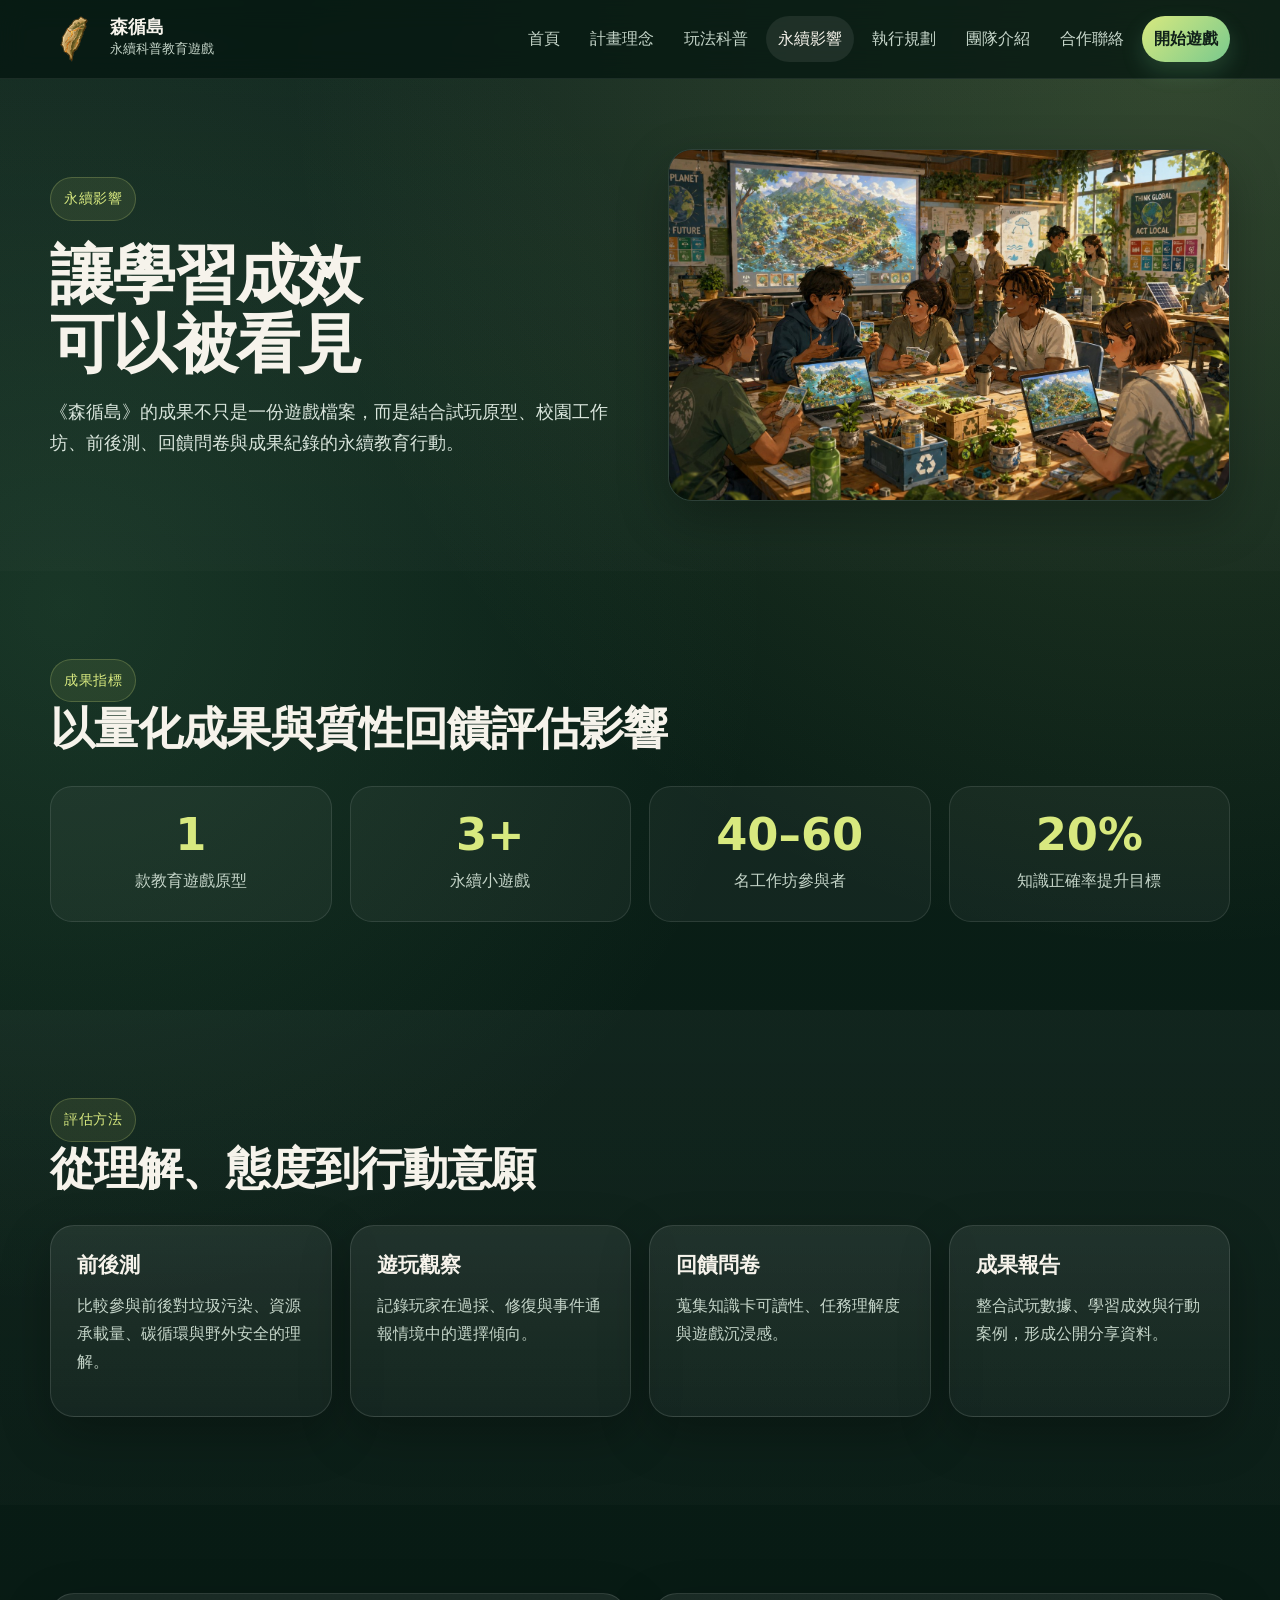
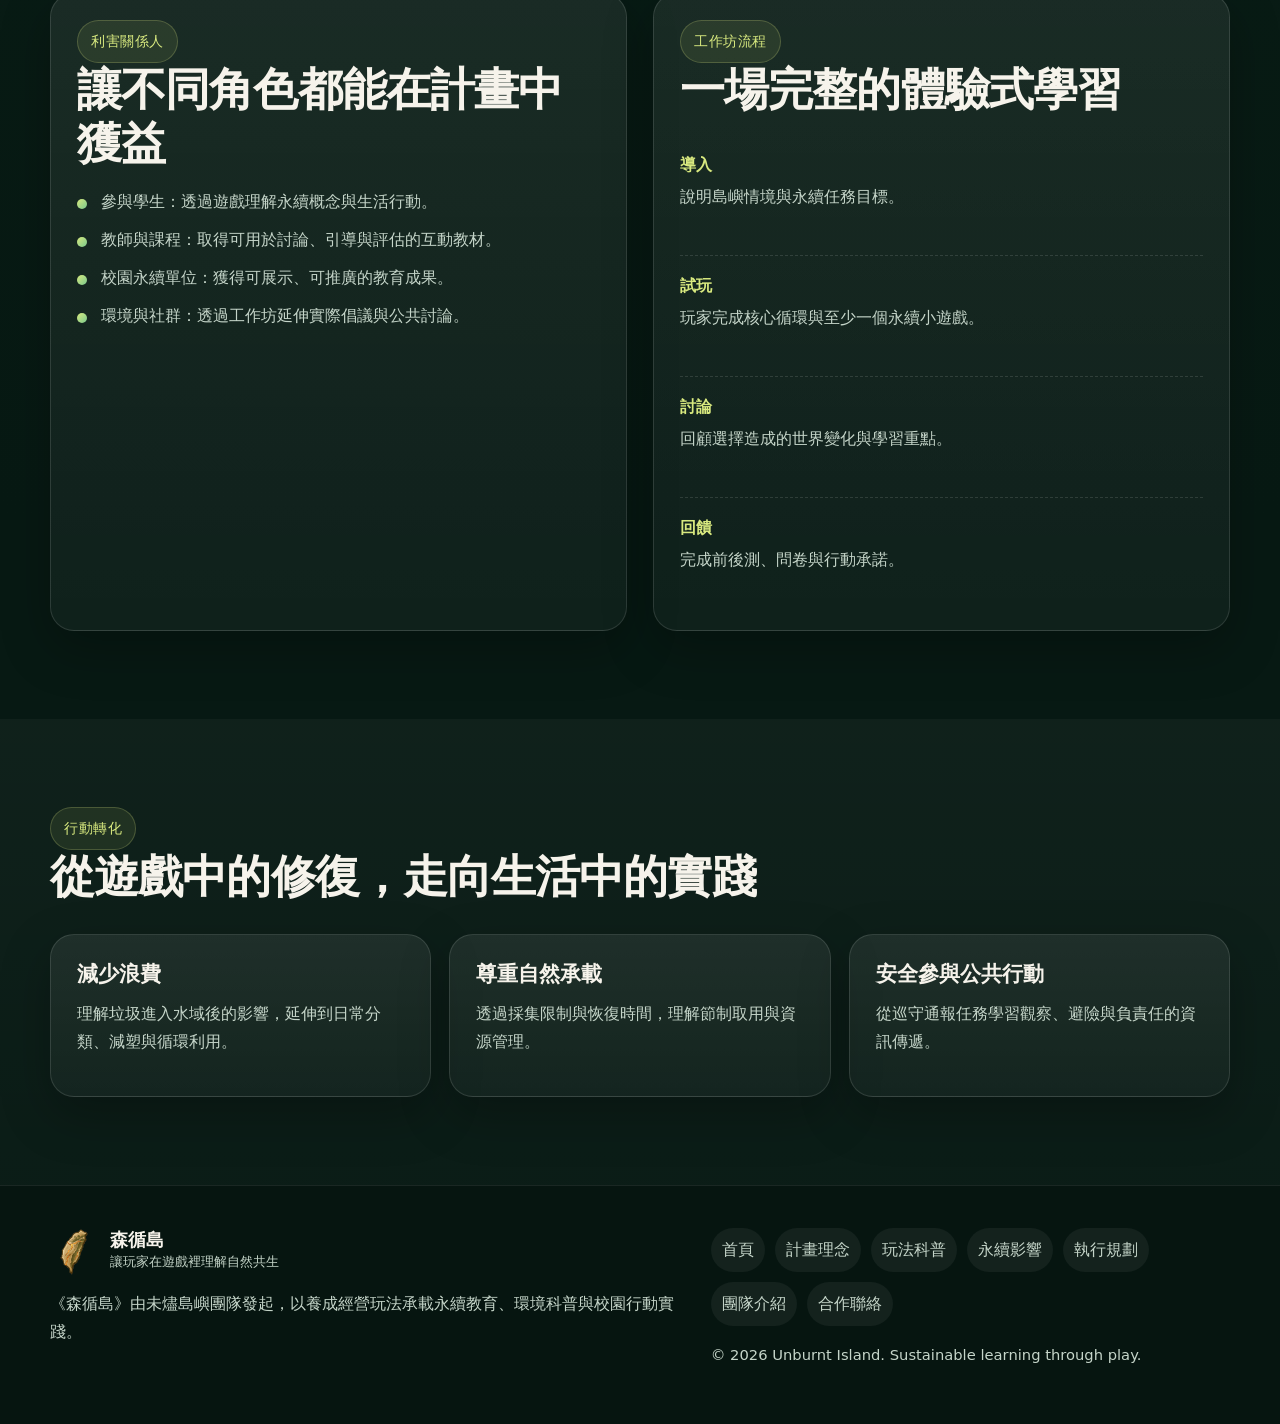
<file: impact.html>
<!DOCTYPE html>
<html lang="zh-Hant">
<head>
  <meta charset="UTF-8" />
  <meta name="viewport" content="width=device-width, initial-scale=1.0" />
  <title>《森循島》｜永續影響</title>
  <meta name="description" content="展示森循島的學習成效、工作坊流程、影響評估與行動轉化。" />
  <meta name="theme-color" content="#0b1f18" />
  <meta property="og:title" content="《森循島》｜永續影響" />
  <meta property="og:description" content="展示森循島的學習成效、工作坊流程、影響評估與行動轉化。" />
  <meta property="og:type" content="website" />
  <meta property="og:image" content="assets/images/og-image.jpg" />
  <link rel="icon" href="assets/images/favicon.svg" type="image/svg+xml" />
  <link rel="stylesheet" href="assets/css/main.css" />
</head>
<body data-page="impact">
  
<a href="#main" class="skip-link">跳到主要內容</a>
<header class="site-header" id="siteHeader">
  <div class="container header-inner">
    <a href="index.html" class="brand" aria-label="森循島首頁">
      <img src="assets/images/logo.svg" alt="" class="brand-logo" />
      <span class="brand-copy"><strong>森循島</strong><small>永續科普教育遊戲</small></span>
    </a>
    <nav class="site-nav" aria-label="主選單"><a href="index.html" class="">首頁</a><a href="about.html" class="">計畫理念</a><a href="gameplay.html" class="">玩法科普</a><a href="impact.html" class="is-active">永續影響</a><a href="progress.html" class="">執行規劃</a><a href="team.html" class="">團隊介紹</a><a href="contact.html" class="">合作聯絡</a><a href="https://unburntisland.github.io/SSD/" class="game-link" target="_blank" rel="noopener noreferrer" aria-label="開啟森循島遊戲（新分頁）">開始遊戲</a></nav>
    <button class="menu-toggle" id="menuToggle" aria-expanded="false" aria-controls="mobileNav" aria-label="開啟選單"><span></span><span></span><span></span></button>
  </div>
  <div class="mobile-nav" id="mobileNav"><nav aria-label="行動版主選單"><a href="index.html" class="">首頁</a><a href="about.html" class="">計畫理念</a><a href="gameplay.html" class="">玩法科普</a><a href="impact.html" class="is-active">永續影響</a><a href="progress.html" class="">執行規劃</a><a href="team.html" class="">團隊介紹</a><a href="contact.html" class="">合作聯絡</a><a href="https://unburntisland.github.io/SSD/" class="game-link" target="_blank" rel="noopener noreferrer" aria-label="開啟森循島遊戲（新分頁）">開始遊戲</a></nav></div>
</header>
  <main id="main">

<section class="page-hero compact section-bg">
  <div class="container hero-grid">
    <div class="hero-copy reveal"><span class="eyebrow">永續影響</span><h1>讓學習成效<br>可以被看見</h1><p class="lead">《森循島》的成果不只是一份遊戲檔案，而是結合試玩原型、校園工作坊、前後測、回饋問卷與成果紀錄的永續教育行動。</p></div>
    <figure class="hero-visual reveal"><img src="assets/images/workshop-impact.jpg" alt="學生在永續教育工作坊中試玩遊戲並討論環境議題" /></figure>
  </div>
</section>

<section class="section">
  <div class="container">
    <div class="section-heading reveal"><span class="kicker">成果指標</span><h2>以量化成果與質性回饋評估影響</h2></div>
    <div class="metric-grid cols-4 reveal"><div class="metric"><strong>1</strong><span>款教育遊戲原型</span></div><div class="metric"><strong>3+</strong><span>永續小遊戲</span></div><div class="metric"><strong>40–60</strong><span>名工作坊參與者</span></div><div class="metric"><strong>20%</strong><span>知識正確率提升目標</span></div></div>
  </div>
</section>

<section class="section alt">
  <div class="container">
    <div class="section-heading reveal"><span class="kicker">評估方法</span><h2>從理解、態度到行動意願</h2></div>
    <div class="card-grid cols-4 reveal"><article class="card"><h3>前後測</h3><p>比較參與前後對垃圾污染、資源承載量、碳循環與野外安全的理解。</p></article><article class="card"><h3>遊玩觀察</h3><p>記錄玩家在過採、修復與事件通報情境中的選擇傾向。</p></article><article class="card"><h3>回饋問卷</h3><p>蒐集知識卡可讀性、任務理解度與遊戲沉浸感。</p></article><article class="card"><h3>成果報告</h3><p>整合試玩數據、學習成效與行動案例，形成公開分享資料。</p></article></div>
  </div>
</section>

<section class="section">
  <div class="container split">
    <div class="card reveal"><span class="kicker">利害關係人</span><h2>讓不同角色都能在計畫中獲益</h2><ul class="check-list"><li>參與學生：透過遊戲理解永續概念與生活行動。</li><li>教師與課程：取得可用於討論、引導與評估的互動教材。</li><li>校園永續單位：獲得可展示、可推廣的教育成果。</li><li>環境與社群：透過工作坊延伸實際倡議與公共討論。</li></ul></div>
    <div class="card reveal"><span class="kicker">工作坊流程</span><h2>一場完整的體驗式學習</h2><div class="timeline"><div class="timeline-item"><strong>導入</strong><p>說明島嶼情境與永續任務目標。</p></div><div class="timeline-item"><strong>試玩</strong><p>玩家完成核心循環與至少一個永續小遊戲。</p></div><div class="timeline-item"><strong>討論</strong><p>回顧選擇造成的世界變化與學習重點。</p></div><div class="timeline-item"><strong>回饋</strong><p>完成前後測、問卷與行動承諾。</p></div></div></div>
  </div>
</section>

<section class="section alt">
  <div class="container"><div class="section-heading reveal"><span class="kicker">行動轉化</span><h2>從遊戲中的修復，走向生活中的實踐</h2></div><div class="card-grid cols-3 reveal"><article class="card"><h3>減少浪費</h3><p>理解垃圾進入水域後的影響，延伸到日常分類、減塑與循環利用。</p></article><article class="card"><h3>尊重自然承載</h3><p>透過採集限制與恢復時間，理解節制取用與資源管理。</p></article><article class="card"><h3>安全參與公共行動</h3><p>從巡守通報任務學習觀察、避險與負責任的資訊傳遞。</p></article></div></div>
</section>

  </main>
  
<footer class="site-footer">
  <div class="container footer-grid">
    <div>
      <a href="index.html" class="brand footer-brand" aria-label="森循島首頁">
        <img src="assets/images/logo.svg" alt="" class="brand-logo" />
        <span class="brand-copy"><strong>森循島</strong><small>讓玩家在遊戲裡理解自然共生</small></span>
      </a>
      <p>《森循島》由未燼島嶼團隊發起，以養成經營玩法承載永續教育、環境科普與校園行動實踐。</p>
    </div>
    <div>
      <div class="footer-links"><a href="index.html">首頁</a><a href="about.html">計畫理念</a><a href="gameplay.html">玩法科普</a><a href="impact.html">永續影響</a><a href="progress.html">執行規劃</a><a href="team.html">團隊介紹</a><a href="contact.html">合作聯絡</a></div>
      <p class="footer-note">© 2026 Unburnt Island. Sustainable learning through play.</p>
    </div>
  </div>
</footer>
  <script src="assets/js/main.js"></script>
  
</body>
</html>
</file>
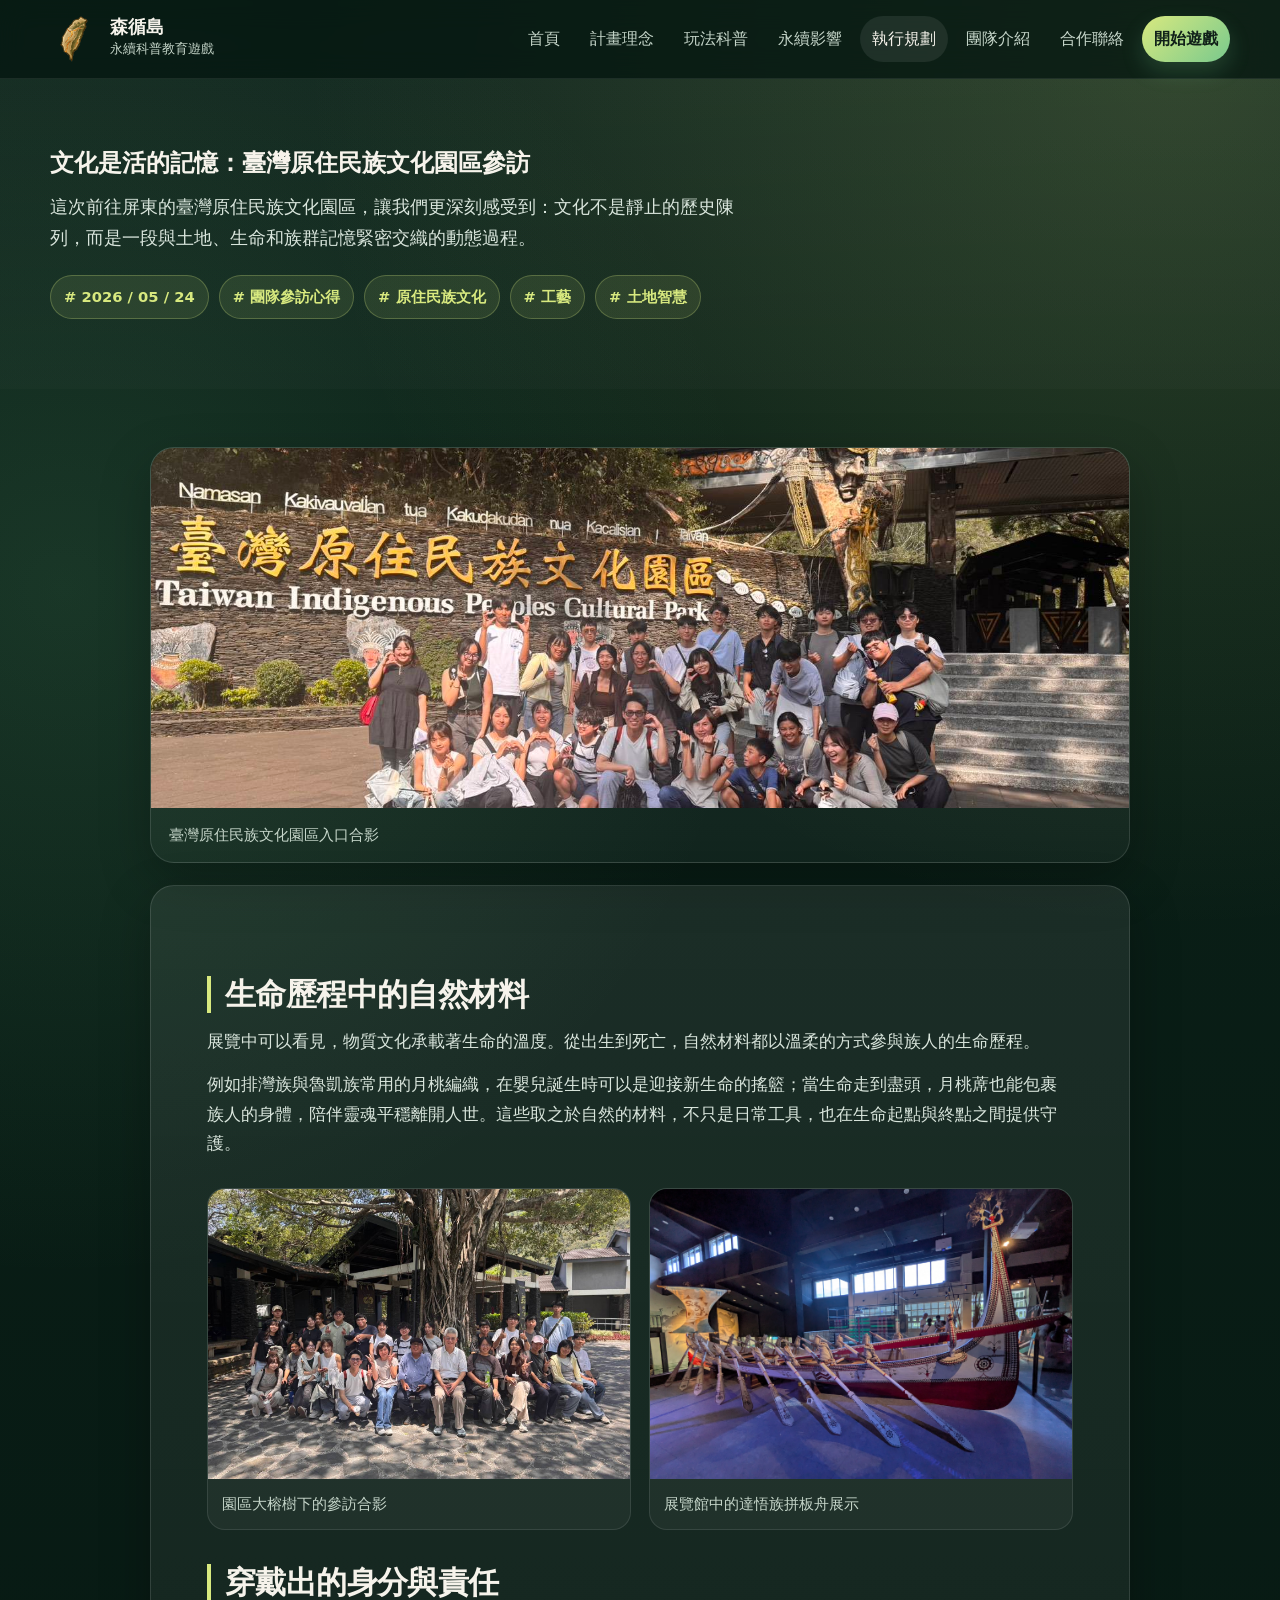
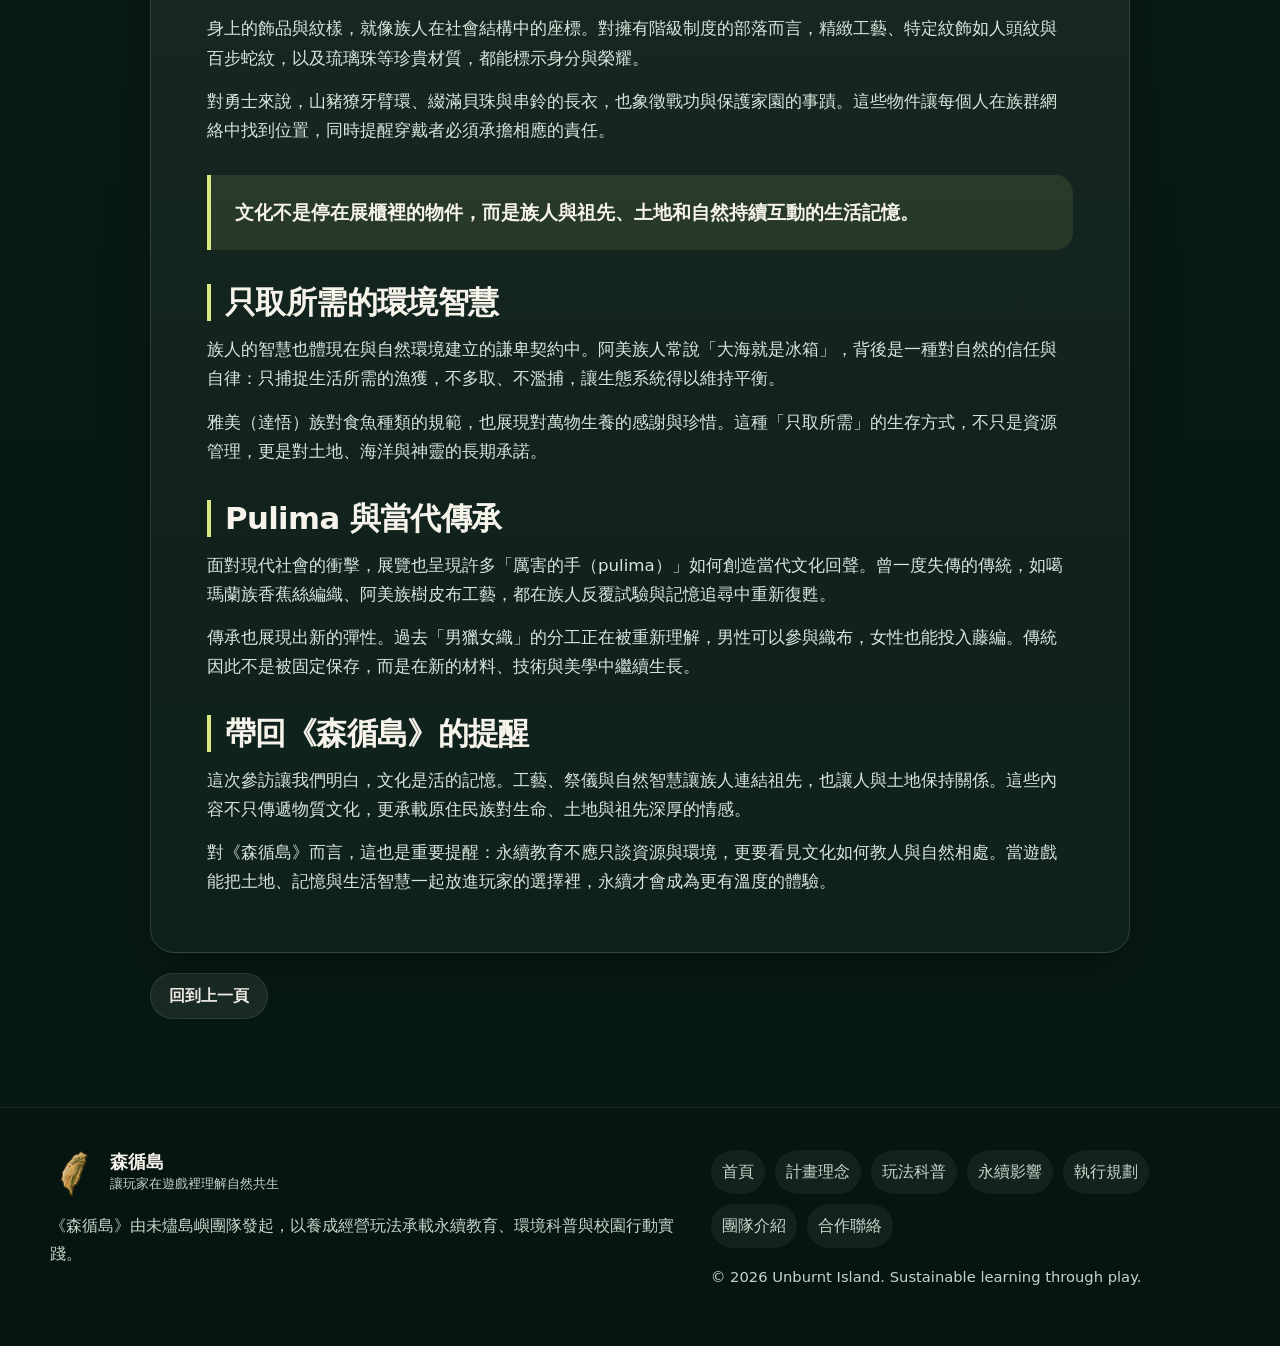
<file: progress-20260524-indigenous-cultural-park.html>
<!DOCTYPE html>
<html lang="zh-Hant">
<head>
  <meta charset="UTF-8" />
  <meta name="viewport" content="width=device-width, initial-scale=1.0" />
  <title>文化是活的記憶：臺灣原住民族文化園區參訪｜森循島</title>
  <meta name="description" content="未燼島嶼團隊前往臺灣原住民族文化園區，整理工藝、自然材料、社會象徵與當代傳承的參訪心得。" />
  <meta name="theme-color" content="#0b1f18" />
  <link rel="icon" href="assets/images/favicon.svg" type="image/svg+xml" />
  <link rel="stylesheet" href="assets/css/main.css?v=20260610-chimei-museum" />
</head>
<body data-page="progress-entry">
<a href="#main" class="skip-link">跳到主要內容</a>
<header class="site-header" id="siteHeader">
  <div class="container header-inner">
    <a href="index.html" class="brand" aria-label="森循島首頁">
      <img src="assets/images/logo.svg" alt="" class="brand-logo" />
      <span class="brand-copy"><strong>森循島</strong><small>永續科普教育遊戲</small></span>
    </a>
    <nav class="site-nav" aria-label="主選單"><a href="index.html">首頁</a><a href="about.html">計畫理念</a><a href="gameplay.html">玩法科普</a><a href="impact.html">永續影響</a><a href="progress.html" class="is-active">執行規劃</a><a href="team.html">團隊介紹</a><a href="contact.html">合作聯絡</a><a href="https://unburntisland.github.io/SSD/" class="game-link" target="_blank" rel="noopener noreferrer" aria-label="開啟森循島遊戲（新分頁）">開始遊戲</a></nav>
    <button class="menu-toggle" id="menuToggle" aria-expanded="false" aria-controls="mobileNav" aria-label="開啟選單"><span></span><span></span><span></span></button>
  </div>
  <div class="mobile-nav" id="mobileNav"><nav aria-label="行動版主選單"><a href="index.html">首頁</a><a href="about.html">計畫理念</a><a href="gameplay.html">玩法科普</a><a href="impact.html">永續影響</a><a href="progress.html" class="is-active">執行規劃</a><a href="team.html">團隊介紹</a><a href="contact.html">合作聯絡</a><a href="https://unburntisland.github.io/SSD/" class="game-link" target="_blank" rel="noopener noreferrer" aria-label="開啟森循島遊戲（新分頁）">開始遊戲</a></nav></div>
</header>
<main id="main">
  <section class="page-hero compact section-bg article-hero">
    <div class="container article-hero-grid">
      <div class="article-head reveal">
        <h1>文化是活的記憶：臺灣原住民族文化園區參訪</h1>
        <p class="lead">這次前往屏東的臺灣原住民族文化園區，讓我們更深刻感受到：文化不是靜止的歷史陳列，而是一段與土地、生命和族群記憶緊密交織的動態過程。</p>
        <div class="article-tags" aria-label="文章標籤">
          <span># 2026 / 05 / 24</span>
          <span># 團隊參訪心得</span>
          <span># 原住民族文化</span>
          <span># 工藝</span>
          <span># 土地智慧</span>
        </div>
      </div>
    </div>
  </section>

  <section class="section article-section">
    <div class="container article-layout">
      <figure class="article-cover reveal">
        <img src="assets/images/tipc-entrance-group.jpg" alt="臺灣原住民族文化園區入口合影" />
        <figcaption>臺灣原住民族文化園區入口合影</figcaption>
      </figure>

      <article class="article-body reveal">
        <h2>生命歷程中的自然材料</h2>
        <p class="article-intro">展覽中可以看見，物質文化承載著生命的溫度。從出生到死亡，自然材料都以溫柔的方式參與族人的生命歷程。</p>
        <p>例如排灣族與魯凱族常用的月桃編織，在嬰兒誕生時可以是迎接新生命的搖籃；當生命走到盡頭，月桃蓆也能包裹族人的身體，陪伴靈魂平穩離開人世。這些取之於自然的材料，不只是日常工具，也在生命起點與終點之間提供守護。</p>

        <div class="article-gallery">
          <figure>
            <img src="assets/images/tipc-banyan-group.jpg" alt="園區大榕樹下的團體合影" />
            <figcaption>園區大榕樹下的參訪合影</figcaption>
          </figure>
          <figure>
            <img src="assets/images/tipc-exhibit-boat.jpg" alt="展覽館中的達悟族拼板舟展示" />
            <figcaption>展覽館中的達悟族拼板舟展示</figcaption>
          </figure>
        </div>

        <h2>穿戴出的身分與責任</h2>
        <p>身上的飾品與紋樣，就像族人在社會結構中的座標。對擁有階級制度的部落而言，精緻工藝、特定紋飾如人頭紋與百步蛇紋，以及琉璃珠等珍貴材質，都能標示身分與榮耀。</p>
        <p>對勇士來說，山豬獠牙臂環、綴滿貝珠與串鈴的長衣，也象徵戰功與保護家園的事蹟。這些物件讓每個人在族群網絡中找到位置，同時提醒穿戴者必須承擔相應的責任。</p>

        <blockquote>文化不是停在展櫃裡的物件，而是族人與祖先、土地和自然持續互動的生活記憶。</blockquote>

        <h2>只取所需的環境智慧</h2>
        <p>族人的智慧也體現在與自然環境建立的謙卑契約中。阿美族人常說「大海就是冰箱」，背後是一種對自然的信任與自律：只捕捉生活所需的漁獲，不多取、不濫捕，讓生態系統得以維持平衡。</p>
        <p>雅美（達悟）族對食魚種類的規範，也展現對萬物生養的感謝與珍惜。這種「只取所需」的生存方式，不只是資源管理，更是對土地、海洋與神靈的長期承諾。</p>

        <h2>Pulima 與當代傳承</h2>
        <p>面對現代社會的衝擊，展覽也呈現許多「厲害的手（pulima）」如何創造當代文化回聲。曾一度失傳的傳統，如噶瑪蘭族香蕉絲編織、阿美族樹皮布工藝，都在族人反覆試驗與記憶追尋中重新復甦。</p>
        <p>傳承也展現出新的彈性。過去「男獵女織」的分工正在被重新理解，男性可以參與織布，女性也能投入藤編。傳統因此不是被固定保存，而是在新的材料、技術與美學中繼續生長。</p>

        <h2>帶回《森循島》的提醒</h2>
        <p>這次參訪讓我們明白，文化是活的記憶。工藝、祭儀與自然智慧讓族人連結祖先，也讓人與土地保持關係。這些內容不只傳遞物質文化，更承載原住民族對生命、土地與祖先深厚的情感。</p>
        <p>對《森循島》而言，這也是重要提醒：永續教育不應只談資源與環境，更要看見文化如何教人與自然相處。當遊戲能把土地、記憶與生活智慧一起放進玩家的選擇裡，永續才會成為更有溫度的體驗。</p>
      </article>
      <a class="btn secondary article-back" href="progress.html">回到上一頁</a>
    </div>
  </section>
</main>
<footer class="site-footer">
  <div class="container footer-grid">
    <div>
      <a href="index.html" class="brand footer-brand" aria-label="森循島首頁">
        <img src="assets/images/logo.svg" alt="" class="brand-logo" />
        <span class="brand-copy"><strong>森循島</strong><small>讓玩家在遊戲裡理解自然共生</small></span>
      </a>
      <p>《森循島》由未燼島嶼團隊發起，以養成經營玩法承載永續教育、環境科普與校園行動實踐。</p>
    </div>
    <div>
      <div class="footer-links"><a href="index.html">首頁</a><a href="about.html">計畫理念</a><a href="gameplay.html">玩法科普</a><a href="impact.html">永續影響</a><a href="progress.html">執行規劃</a><a href="team.html">團隊介紹</a><a href="contact.html">合作聯絡</a></div>
      <p class="footer-note">© 2026 Unburnt Island. Sustainable learning through play.</p>
    </div>
  </div>
</footer>
<script src="assets/js/main.js"></script>
</body>
</html>
</file>
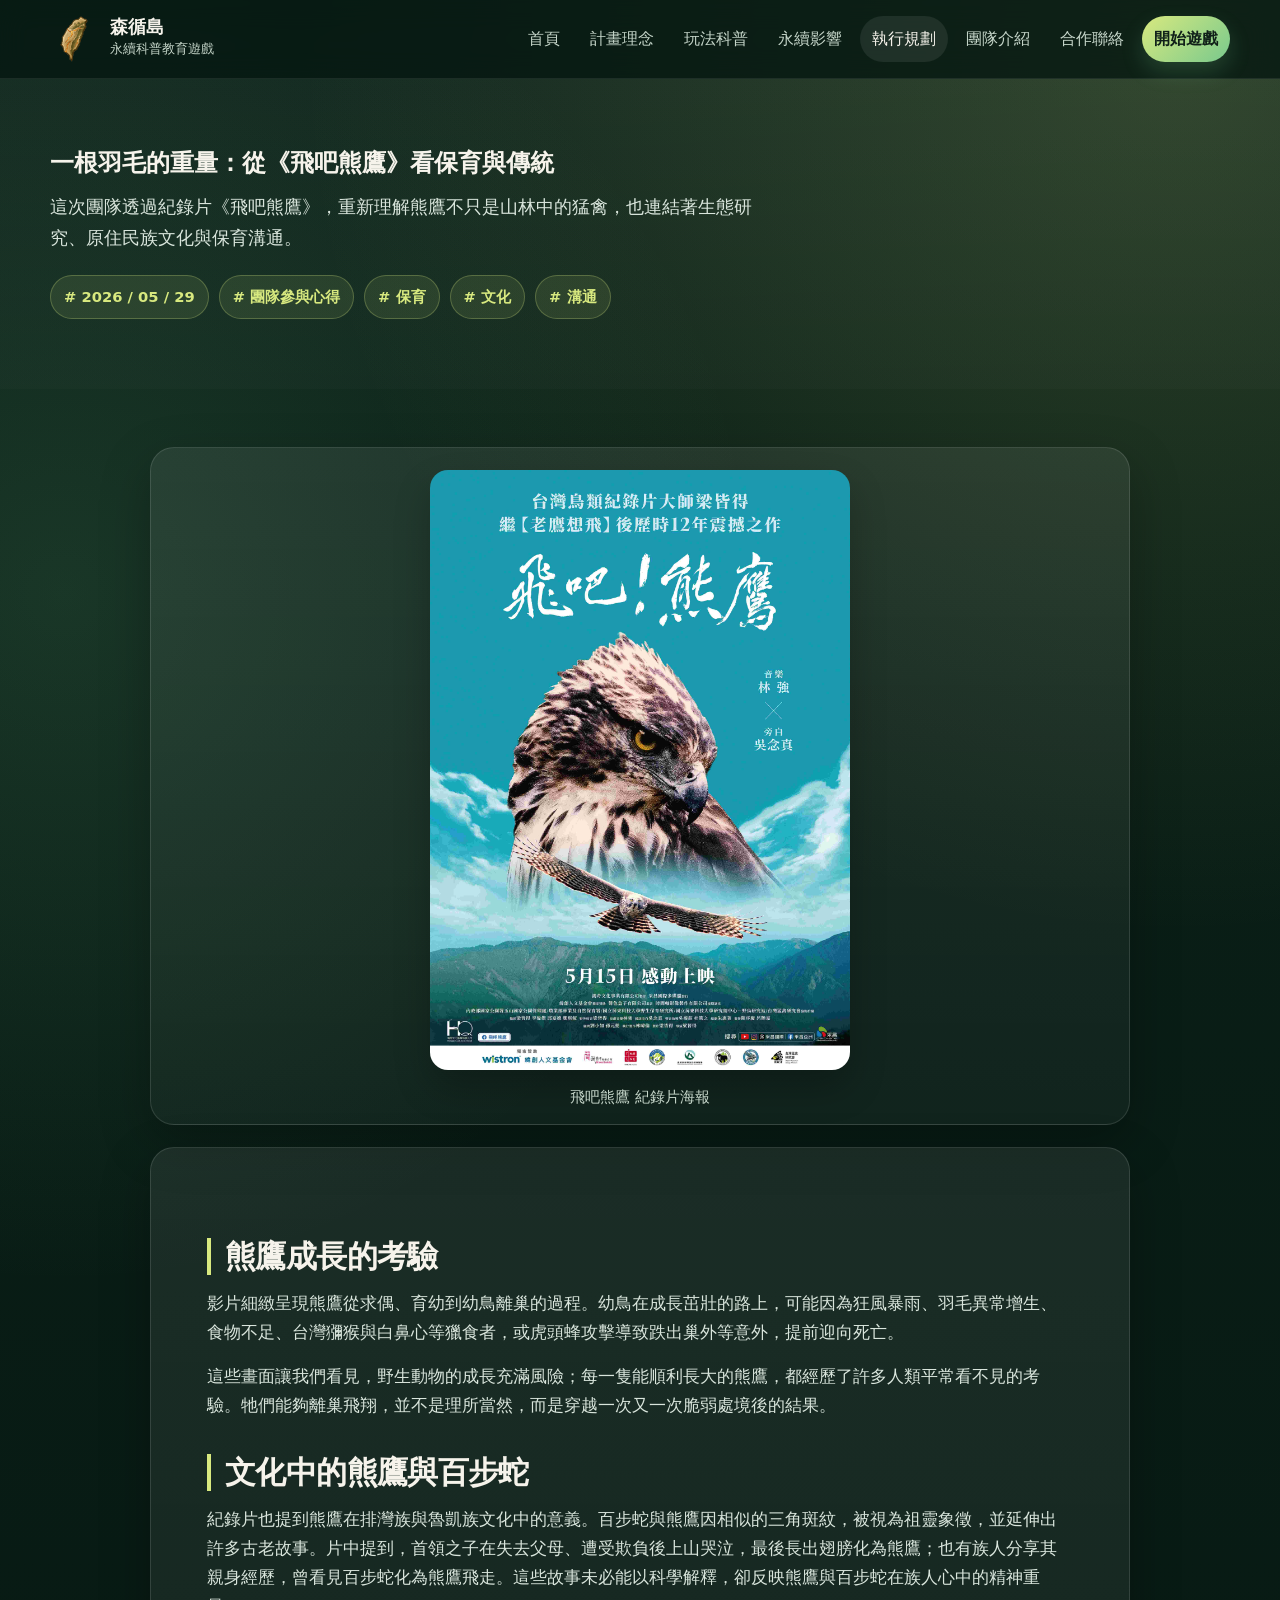
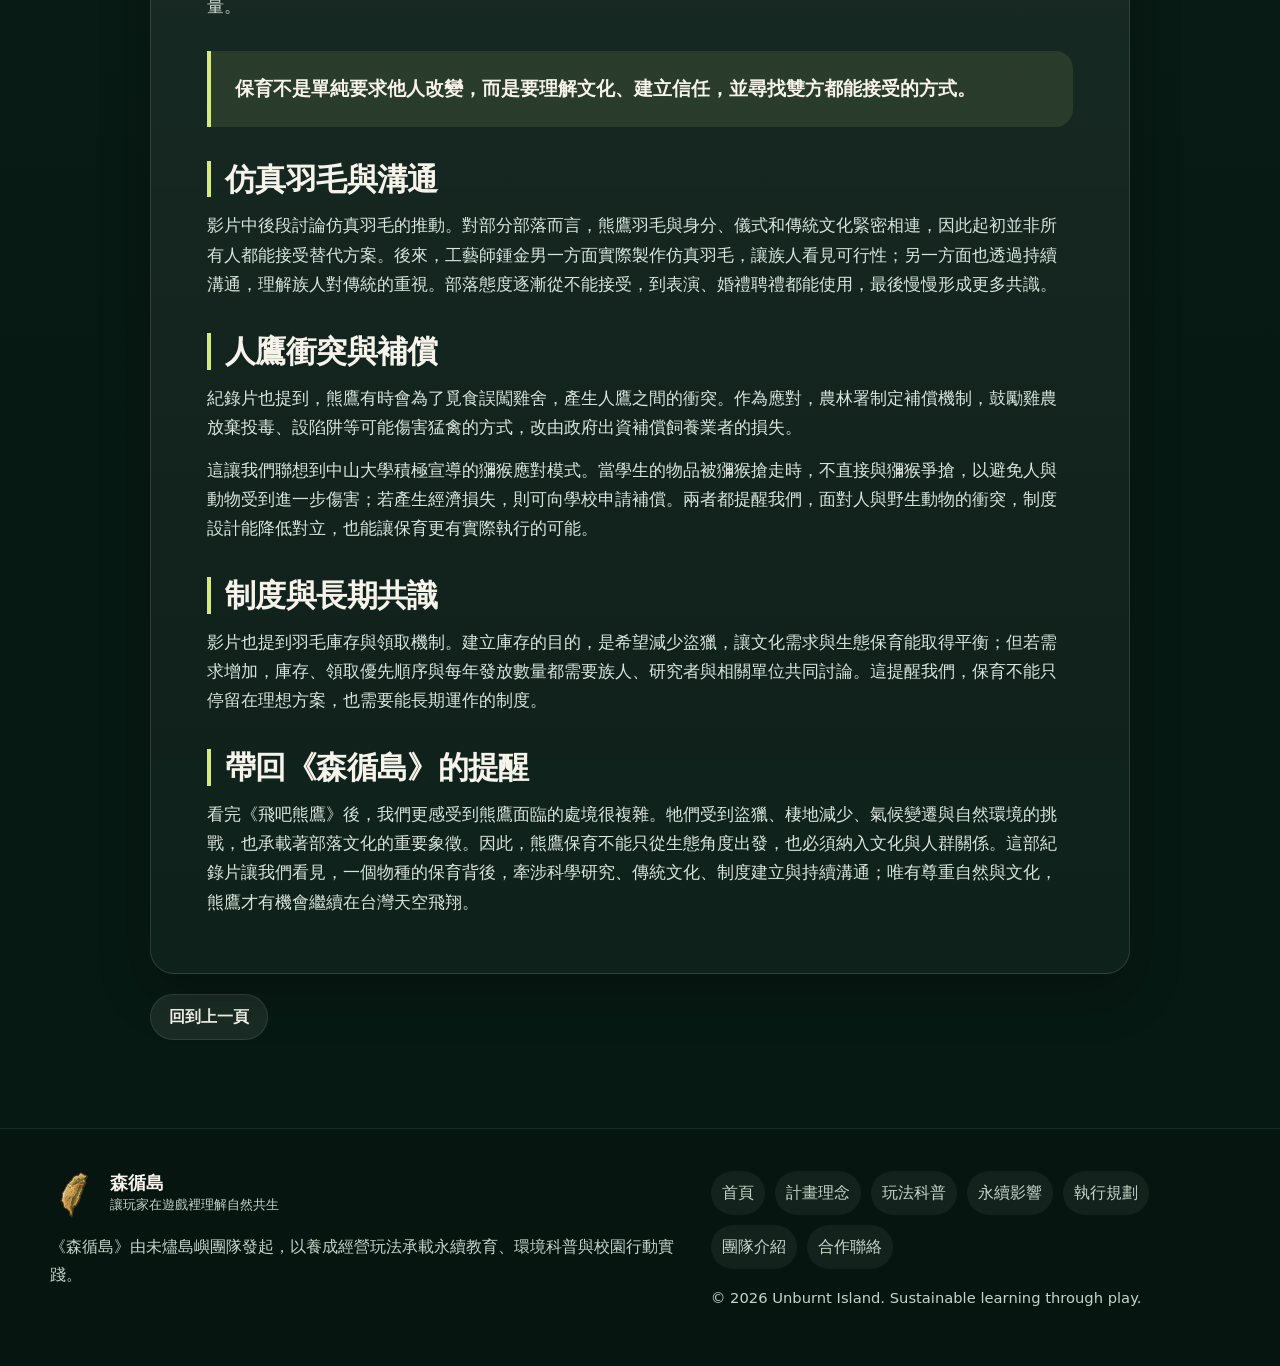
<file: progress-20260529-bear-eagle.html>
<!DOCTYPE html>
<html lang="zh-Hant">
<head>
  <meta charset="UTF-8" />
  <meta name="viewport" content="width=device-width, initial-scale=1.0" />
  <title>一根羽毛的重量：從《飛吧熊鷹》看保育與傳統｜森循島</title>
  <meta name="description" content="未燼島嶼團隊觀看紀錄片《飛吧熊鷹》後，整理熊鷹保育、部落文化與永續溝通的參與心得。" />
  <meta name="theme-color" content="#0b1f18" />
  <link rel="icon" href="assets/images/favicon.svg" type="image/svg+xml" />
  <link rel="stylesheet" href="assets/css/main.css?v=20260610-chimei-museum" />
</head>
<body data-page="progress-entry">
<a href="#main" class="skip-link">跳到主要內容</a>
<header class="site-header" id="siteHeader">
  <div class="container header-inner">
    <a href="index.html" class="brand" aria-label="森循島首頁">
      <img src="assets/images/logo.svg" alt="" class="brand-logo" />
      <span class="brand-copy"><strong>森循島</strong><small>永續科普教育遊戲</small></span>
    </a>
    <nav class="site-nav" aria-label="主選單"><a href="index.html">首頁</a><a href="about.html">計畫理念</a><a href="gameplay.html">玩法科普</a><a href="impact.html">永續影響</a><a href="progress.html" class="is-active">執行規劃</a><a href="team.html">團隊介紹</a><a href="contact.html">合作聯絡</a><a href="https://unburntisland.github.io/SSD/" class="game-link" target="_blank" rel="noopener noreferrer" aria-label="開啟森循島遊戲（新分頁）">開始遊戲</a></nav>
    <button class="menu-toggle" id="menuToggle" aria-expanded="false" aria-controls="mobileNav" aria-label="開啟選單"><span></span><span></span><span></span></button>
  </div>
  <div class="mobile-nav" id="mobileNav"><nav aria-label="行動版主選單"><a href="index.html">首頁</a><a href="about.html">計畫理念</a><a href="gameplay.html">玩法科普</a><a href="impact.html">永續影響</a><a href="progress.html" class="is-active">執行規劃</a><a href="team.html">團隊介紹</a><a href="contact.html">合作聯絡</a><a href="https://unburntisland.github.io/SSD/" class="game-link" target="_blank" rel="noopener noreferrer" aria-label="開啟森循島遊戲（新分頁）">開始遊戲</a></nav></div>
</header>
<main id="main">
  <section class="page-hero compact section-bg article-hero">
    <div class="container article-hero-grid">
      <div class="article-head reveal">
        <h1>一根羽毛的重量：從《飛吧熊鷹》看保育與傳統</h1>
        <p class="lead">這次團隊透過紀錄片《飛吧熊鷹》，重新理解熊鷹不只是山林中的猛禽，也連結著生態研究、原住民族文化與保育溝通。</p>
        <div class="article-tags" aria-label="文章標籤">
          <span># 2026 / 05 / 29</span>
          <span># 團隊參與心得</span>
          <span># 保育</span>
          <span># 文化</span>
          <span># 溝通</span>
        </div>
      </div>
    </div>
  </section>

  <section class="section article-section">
    <div class="container article-layout">
      <figure class="article-cover article-poster reveal">
        <img src="assets/images/fly-mountain-hawk-eagle-poster.jpg" alt="飛吧熊鷹 紀錄片海報" />
        <figcaption>飛吧熊鷹 紀錄片海報</figcaption>
      </figure>

      <article class="article-body reveal">
        <h2>熊鷹成長的考驗</h2>
        <p class="article-intro">影片細緻呈現熊鷹從求偶、育幼到幼鳥離巢的過程。幼鳥在成長茁壯的路上，可能因為狂風暴雨、羽毛異常增生、食物不足、台灣獼猴與白鼻心等獵食者，或虎頭蜂攻擊導致跌出巢外等意外，提前迎向死亡。</p>
        <p>這些畫面讓我們看見，野生動物的成長充滿風險；每一隻能順利長大的熊鷹，都經歷了許多人類平常看不見的考驗。牠們能夠離巢飛翔，並不是理所當然，而是穿越一次又一次脆弱處境後的結果。</p>

        <h2>文化中的熊鷹與百步蛇</h2>
        <p>紀錄片也提到熊鷹在排灣族與魯凱族文化中的意義。百步蛇與熊鷹因相似的三角斑紋，被視為祖靈象徵，並延伸出許多古老故事。片中提到，首領之子在失去父母、遭受欺負後上山哭泣，最後長出翅膀化為熊鷹；也有族人分享其親身經歷，曾看見百步蛇化為熊鷹飛走。這些故事未必能以科學解釋，卻反映熊鷹與百步蛇在族人心中的精神重量。</p>

        <blockquote>保育不是單純要求他人改變，而是要理解文化、建立信任，並尋找雙方都能接受的方式。</blockquote>

        <h2>仿真羽毛與溝通</h2>
        <p>影片中後段討論仿真羽毛的推動。對部分部落而言，熊鷹羽毛與身分、儀式和傳統文化緊密相連，因此起初並非所有人都能接受替代方案。後來，工藝師鍾金男一方面實際製作仿真羽毛，讓族人看見可行性；另一方面也透過持續溝通，理解族人對傳統的重視。部落態度逐漸從不能接受，到表演、婚禮聘禮都能使用，最後慢慢形成更多共識。</p>

        <h2>人鷹衝突與補償</h2>
        <p>紀錄片也提到，熊鷹有時會為了覓食誤闖雞舍，產生人鷹之間的衝突。作為應對，農林署制定補償機制，鼓勵雞農放棄投毒、設陷阱等可能傷害猛禽的方式，改由政府出資補償飼養業者的損失。</p>
        <p>這讓我們聯想到中山大學積極宣導的獼猴應對模式。當學生的物品被獼猴搶走時，不直接與獼猴爭搶，以避免人與動物受到進一步傷害；若產生經濟損失，則可向學校申請補償。兩者都提醒我們，面對人與野生動物的衝突，制度設計能降低對立，也能讓保育更有實際執行的可能。</p>

        <h2>制度與長期共識</h2>
        <p>影片也提到羽毛庫存與領取機制。建立庫存的目的，是希望減少盜獵，讓文化需求與生態保育能取得平衡；但若需求增加，庫存、領取優先順序與每年發放數量都需要族人、研究者與相關單位共同討論。這提醒我們，保育不能只停留在理想方案，也需要能長期運作的制度。</p>

        <h2>帶回《森循島》的提醒</h2>
        <p>看完《飛吧熊鷹》後，我們更感受到熊鷹面臨的處境很複雜。牠們受到盜獵、棲地減少、氣候變遷與自然環境的挑戰，也承載著部落文化的重要象徵。因此，熊鷹保育不能只從生態角度出發，也必須納入文化與人群關係。這部紀錄片讓我們看見，一個物種的保育背後，牽涉科學研究、傳統文化、制度建立與持續溝通；唯有尊重自然與文化，熊鷹才有機會繼續在台灣天空飛翔。</p>
      </article>
      <a class="btn secondary article-back" href="progress.html">回到上一頁</a>
    </div>
  </section>
</main>
<footer class="site-footer">
  <div class="container footer-grid">
    <div>
      <a href="index.html" class="brand footer-brand" aria-label="森循島首頁">
        <img src="assets/images/logo.svg" alt="" class="brand-logo" />
        <span class="brand-copy"><strong>森循島</strong><small>讓玩家在遊戲裡理解自然共生</small></span>
      </a>
      <p>《森循島》由未燼島嶼團隊發起，以養成經營玩法承載永續教育、環境科普與校園行動實踐。</p>
    </div>
    <div>
      <div class="footer-links"><a href="index.html">首頁</a><a href="about.html">計畫理念</a><a href="gameplay.html">玩法科普</a><a href="impact.html">永續影響</a><a href="progress.html">執行規劃</a><a href="team.html">團隊介紹</a><a href="contact.html">合作聯絡</a></div>
      <p class="footer-note">© 2026 Unburnt Island. Sustainable learning through play.</p>
    </div>
  </div>
</footer>
<script src="assets/js/main.js"></script>
</body>
</html>
</file>
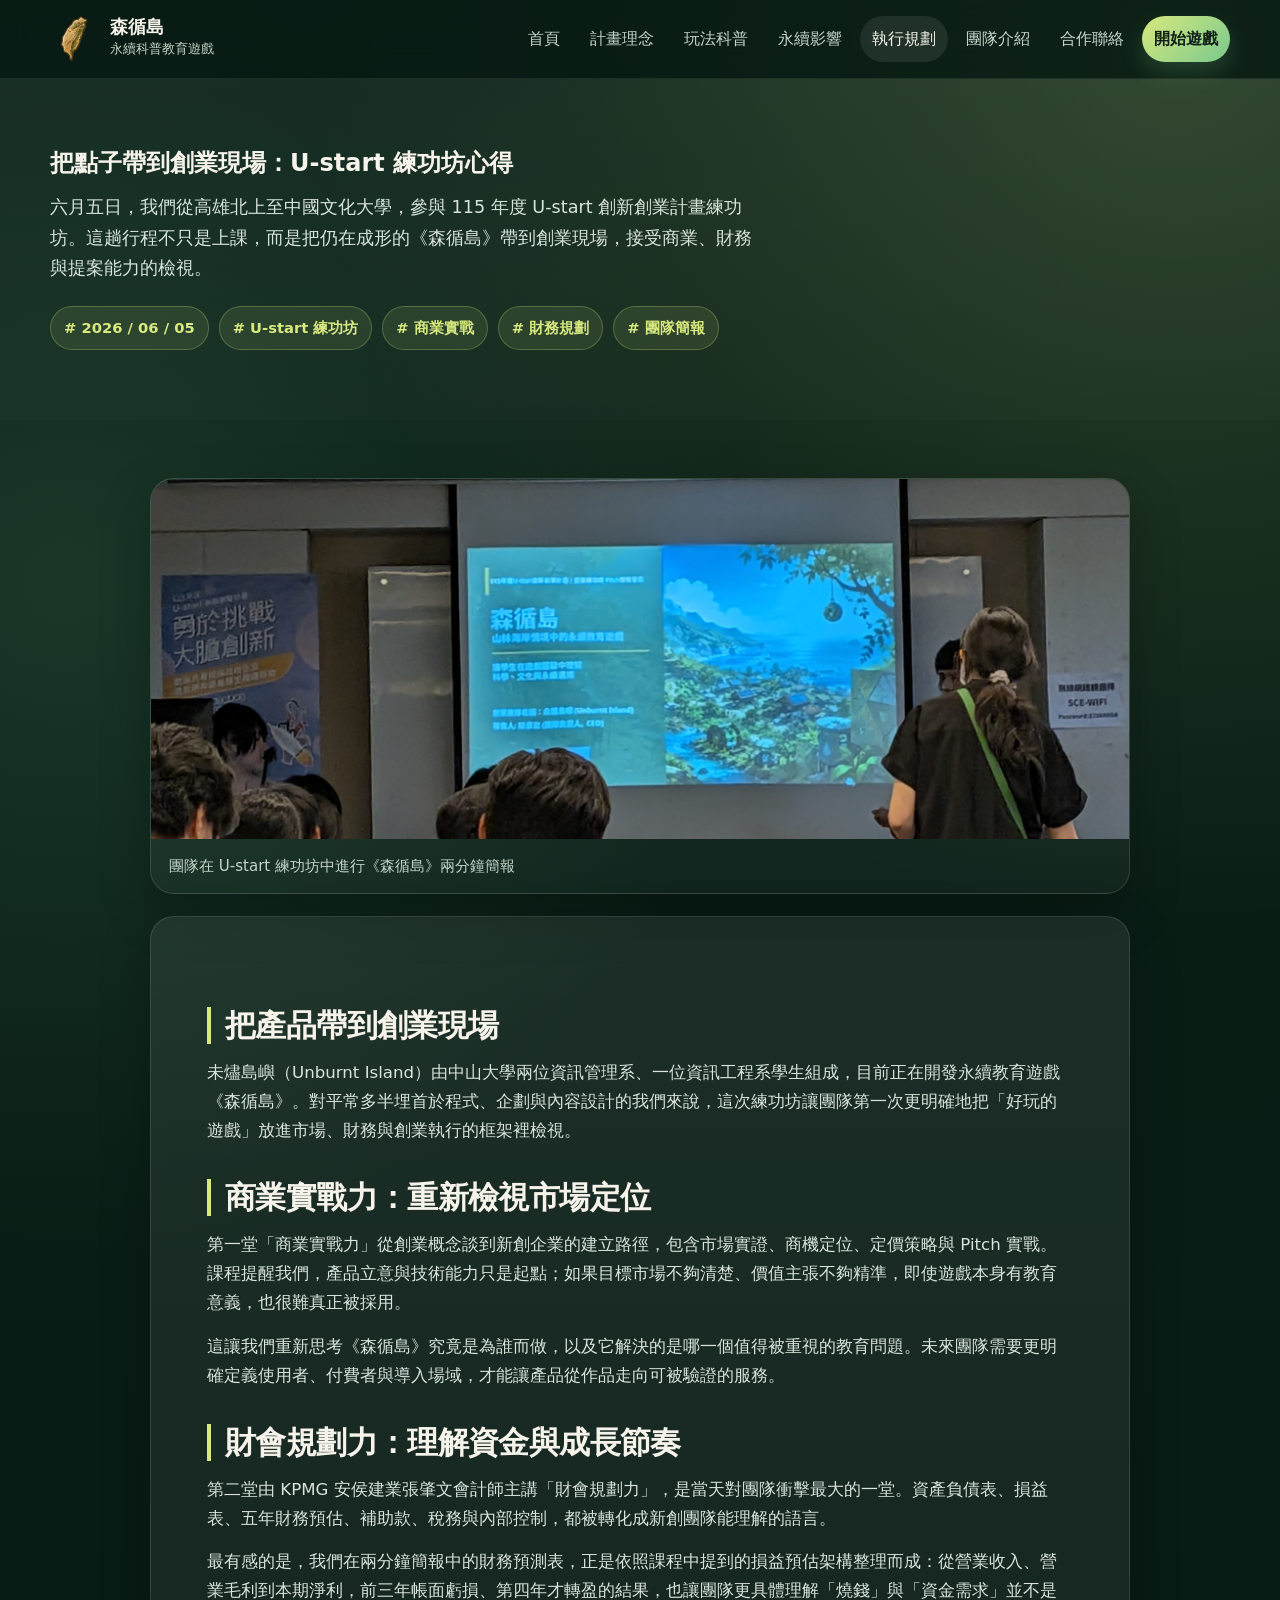
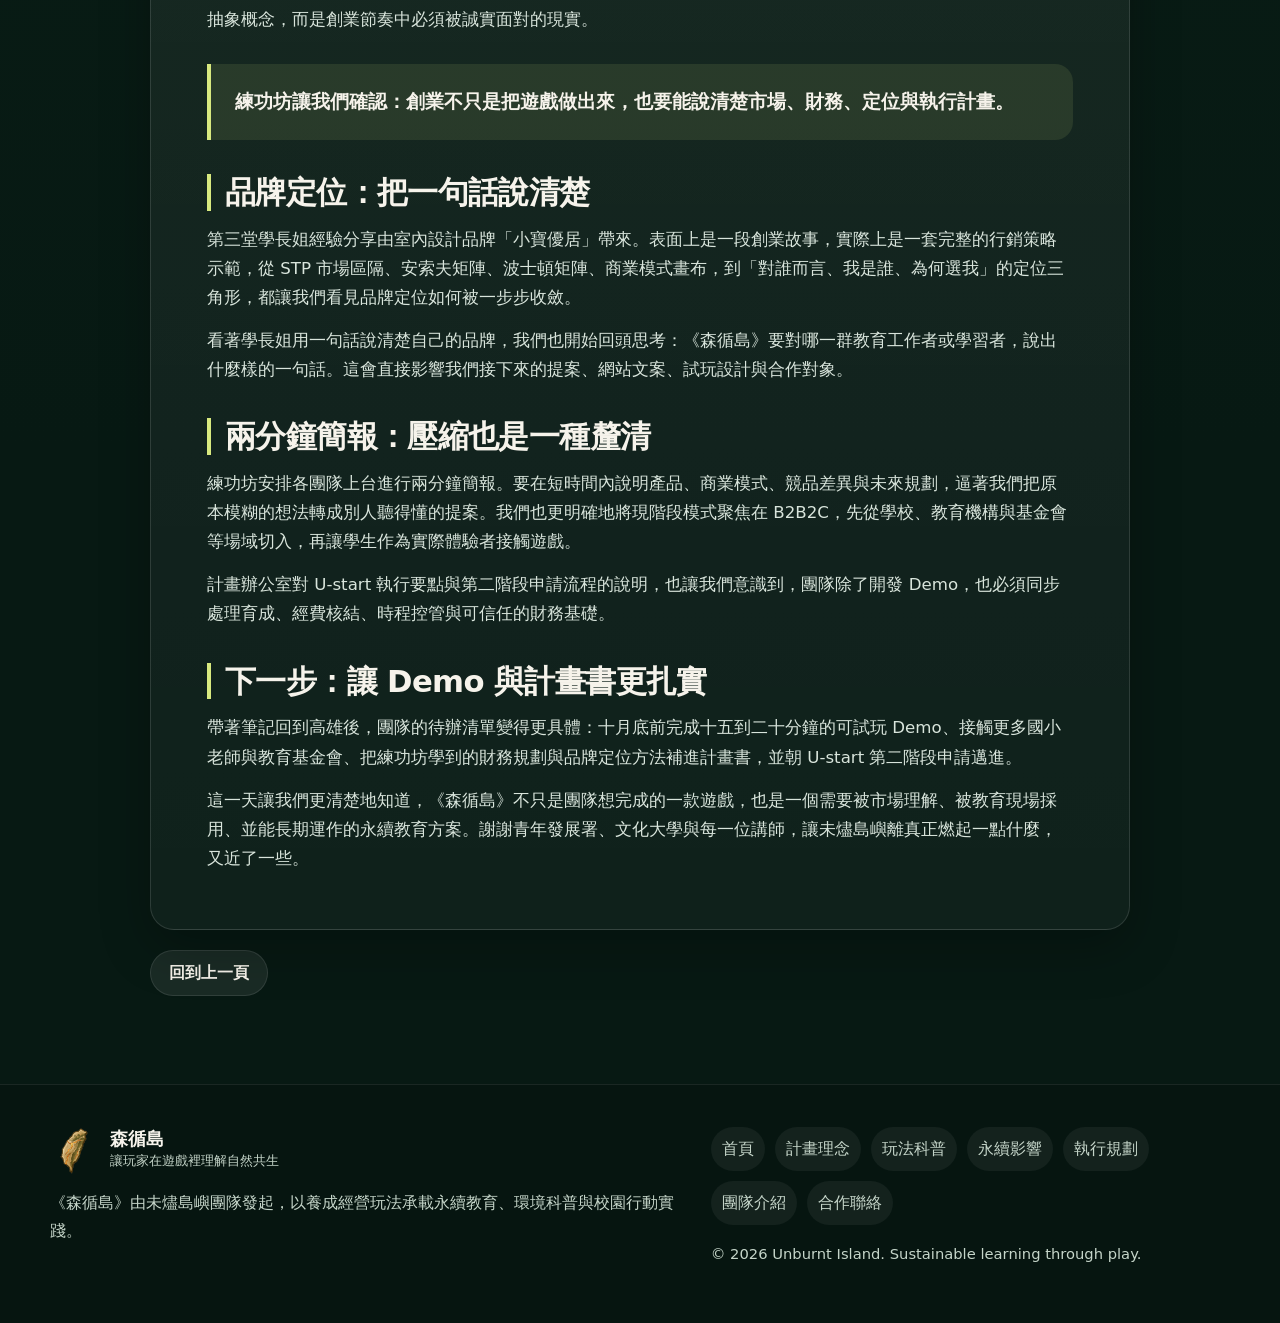
<file: progress-20260605-ustart-workshop.html>
<!DOCTYPE html>
<html lang="zh-Hant">
<head>
  <meta charset="UTF-8" />
  <meta name="viewport" content="width=device-width, initial-scale=1.0" />
  <title>把點子帶到創業現場：U-start 練功坊心得｜森循島</title>
  <meta name="description" content="未燼島嶼團隊參與 115 年度 U-start 創新創業計畫練功坊，整理商業定位、財務規劃與兩分鐘簡報的團隊心得。" />
  <meta name="theme-color" content="#0b1f18" />
  <link rel="icon" href="assets/images/favicon.svg" type="image/svg+xml" />
  <link rel="stylesheet" href="assets/css/main.css?v=20260610-chimei-museum" />
</head>
<body data-page="progress-entry">
<a href="#main" class="skip-link">跳到主要內容</a>
<header class="site-header" id="siteHeader">
  <div class="container header-inner">
    <a href="index.html" class="brand" aria-label="森循島首頁">
      <img src="assets/images/logo.svg" alt="" class="brand-logo" />
      <span class="brand-copy"><strong>森循島</strong><small>永續科普教育遊戲</small></span>
    </a>
    <nav class="site-nav" aria-label="主選單"><a href="index.html">首頁</a><a href="about.html">計畫理念</a><a href="gameplay.html">玩法科普</a><a href="impact.html">永續影響</a><a href="progress.html" class="is-active">執行規劃</a><a href="team.html">團隊介紹</a><a href="contact.html">合作聯絡</a><a href="https://unburntisland.github.io/SSD/" class="game-link" target="_blank" rel="noopener noreferrer" aria-label="開啟森循島遊戲（新分頁）">開始遊戲</a></nav>
    <button class="menu-toggle" id="menuToggle" aria-expanded="false" aria-controls="mobileNav" aria-label="開啟選單"><span></span><span></span><span></span></button>
  </div>
  <div class="mobile-nav" id="mobileNav"><nav aria-label="行動版主選單"><a href="index.html">首頁</a><a href="about.html">計畫理念</a><a href="gameplay.html">玩法科普</a><a href="impact.html">永續影響</a><a href="progress.html" class="is-active">執行規劃</a><a href="team.html">團隊介紹</a><a href="contact.html">合作聯絡</a><a href="https://unburntisland.github.io/SSD/" class="game-link" target="_blank" rel="noopener noreferrer" aria-label="開啟森循島遊戲（新分頁）">開始遊戲</a></nav></div>
</header>
<main id="main">
  <section class="page-hero compact section-bg article-hero">
    <div class="container article-hero-grid">
      <div class="article-head reveal">
        <h1>把點子帶到創業現場：U-start 練功坊心得</h1>
        <p class="lead">六月五日，我們從高雄北上至中國文化大學，參與 115 年度 U-start 創新創業計畫練功坊。這趟行程不只是上課，而是把仍在成形的《森循島》帶到創業現場，接受商業、財務與提案能力的檢視。</p>
        <div class="article-tags" aria-label="文章標籤">
          <span># 2026 / 06 / 05</span>
          <span># U-start 練功坊</span>
          <span># 商業實戰</span>
          <span># 財務規劃</span>
          <span># 團隊簡報</span>
        </div>
      </div>
    </div>
  </section>

  <section class="section article-section">
    <div class="container article-layout">
      <figure class="article-cover reveal">
        <img src="assets/images/ustart-workshop-sensun-island-pitch.jpg" alt="U-start 練功坊森循島簡報畫面" />
        <figcaption>團隊在 U-start 練功坊中進行《森循島》兩分鐘簡報</figcaption>
      </figure>

      <article class="article-body reveal">
        <h2>把產品帶到創業現場</h2>
        <p class="article-intro">未燼島嶼（Unburnt Island）由中山大學兩位資訊管理系、一位資訊工程系學生組成，目前正在開發永續教育遊戲《森循島》。對平常多半埋首於程式、企劃與內容設計的我們來說，這次練功坊讓團隊第一次更明確地把「好玩的遊戲」放進市場、財務與創業執行的框架裡檢視。</p>

        <h2>商業實戰力：重新檢視市場定位</h2>
        <p>第一堂「商業實戰力」從創業概念談到新創企業的建立路徑，包含市場實證、商機定位、定價策略與 Pitch 實戰。課程提醒我們，產品立意與技術能力只是起點；如果目標市場不夠清楚、價值主張不夠精準，即使遊戲本身有教育意義，也很難真正被採用。</p>
        <p>這讓我們重新思考《森循島》究竟是為誰而做，以及它解決的是哪一個值得被重視的教育問題。未來團隊需要更明確定義使用者、付費者與導入場域，才能讓產品從作品走向可被驗證的服務。</p>

        <h2>財會規劃力：理解資金與成長節奏</h2>
        <p>第二堂由 KPMG 安侯建業張肇文會計師主講「財會規劃力」，是當天對團隊衝擊最大的一堂。資產負債表、損益表、五年財務預估、補助款、稅務與內部控制，都被轉化成新創團隊能理解的語言。</p>
        <p>最有感的是，我們在兩分鐘簡報中的財務預測表，正是依照課程中提到的損益預估架構整理而成：從營業收入、營業毛利到本期淨利，前三年帳面虧損、第四年才轉盈的結果，也讓團隊更具體理解「燒錢」與「資金需求」並不是抽象概念，而是創業節奏中必須被誠實面對的現實。</p>

        <blockquote>練功坊讓我們確認：創業不只是把遊戲做出來，也要能說清楚市場、財務、定位與執行計畫。</blockquote>

        <h2>品牌定位：把一句話說清楚</h2>
        <p>第三堂學長姐經驗分享由室內設計品牌「小寶優居」帶來。表面上是一段創業故事，實際上是一套完整的行銷策略示範，從 STP 市場區隔、安索夫矩陣、波士頓矩陣、商業模式畫布，到「對誰而言、我是誰、為何選我」的定位三角形，都讓我們看見品牌定位如何被一步步收斂。</p>
        <p>看著學長姐用一句話說清楚自己的品牌，我們也開始回頭思考：《森循島》要對哪一群教育工作者或學習者，說出什麼樣的一句話。這會直接影響我們接下來的提案、網站文案、試玩設計與合作對象。</p>

        <h2>兩分鐘簡報：壓縮也是一種釐清</h2>
        <p>練功坊安排各團隊上台進行兩分鐘簡報。要在短時間內說明產品、商業模式、競品差異與未來規劃，逼著我們把原本模糊的想法轉成別人聽得懂的提案。我們也更明確地將現階段模式聚焦在 B2B2C，先從學校、教育機構與基金會等場域切入，再讓學生作為實際體驗者接觸遊戲。</p>
        <p>計畫辦公室對 U-start 執行要點與第二階段申請流程的說明，也讓我們意識到，團隊除了開發 Demo，也必須同步處理育成、經費核結、時程控管與可信任的財務基礎。</p>

        <h2>下一步：讓 Demo 與計畫書更扎實</h2>
        <p>帶著筆記回到高雄後，團隊的待辦清單變得更具體：十月底前完成十五到二十分鐘的可試玩 Demo、接觸更多國小老師與教育基金會、把練功坊學到的財務規劃與品牌定位方法補進計畫書，並朝 U-start 第二階段申請邁進。</p>
        <p>這一天讓我們更清楚地知道，《森循島》不只是團隊想完成的一款遊戲，也是一個需要被市場理解、被教育現場採用、並能長期運作的永續教育方案。謝謝青年發展署、文化大學與每一位講師，讓未燼島嶼離真正燃起一點什麼，又近了一些。</p>
      </article>
      <a class="btn secondary article-back" href="progress.html">回到上一頁</a>
    </div>
  </section>
</main>
<footer class="site-footer">
  <div class="container footer-grid">
    <div>
      <a href="index.html" class="brand footer-brand" aria-label="森循島首頁">
        <img src="assets/images/logo.svg" alt="" class="brand-logo" />
        <span class="brand-copy"><strong>森循島</strong><small>讓玩家在遊戲裡理解自然共生</small></span>
      </a>
      <p>《森循島》由未燼島嶼團隊發起，以養成經營玩法承載永續教育、環境科普與校園行動實踐。</p>
    </div>
    <div>
      <div class="footer-links"><a href="index.html">首頁</a><a href="about.html">計畫理念</a><a href="gameplay.html">玩法科普</a><a href="impact.html">永續影響</a><a href="progress.html">執行規劃</a><a href="team.html">團隊介紹</a><a href="contact.html">合作聯絡</a></div>
      <p class="footer-note">© 2026 Unburnt Island. Sustainable learning through play.</p>
    </div>
  </div>
</footer>
<script src="assets/js/main.js"></script>
</body>
</html>
</file>
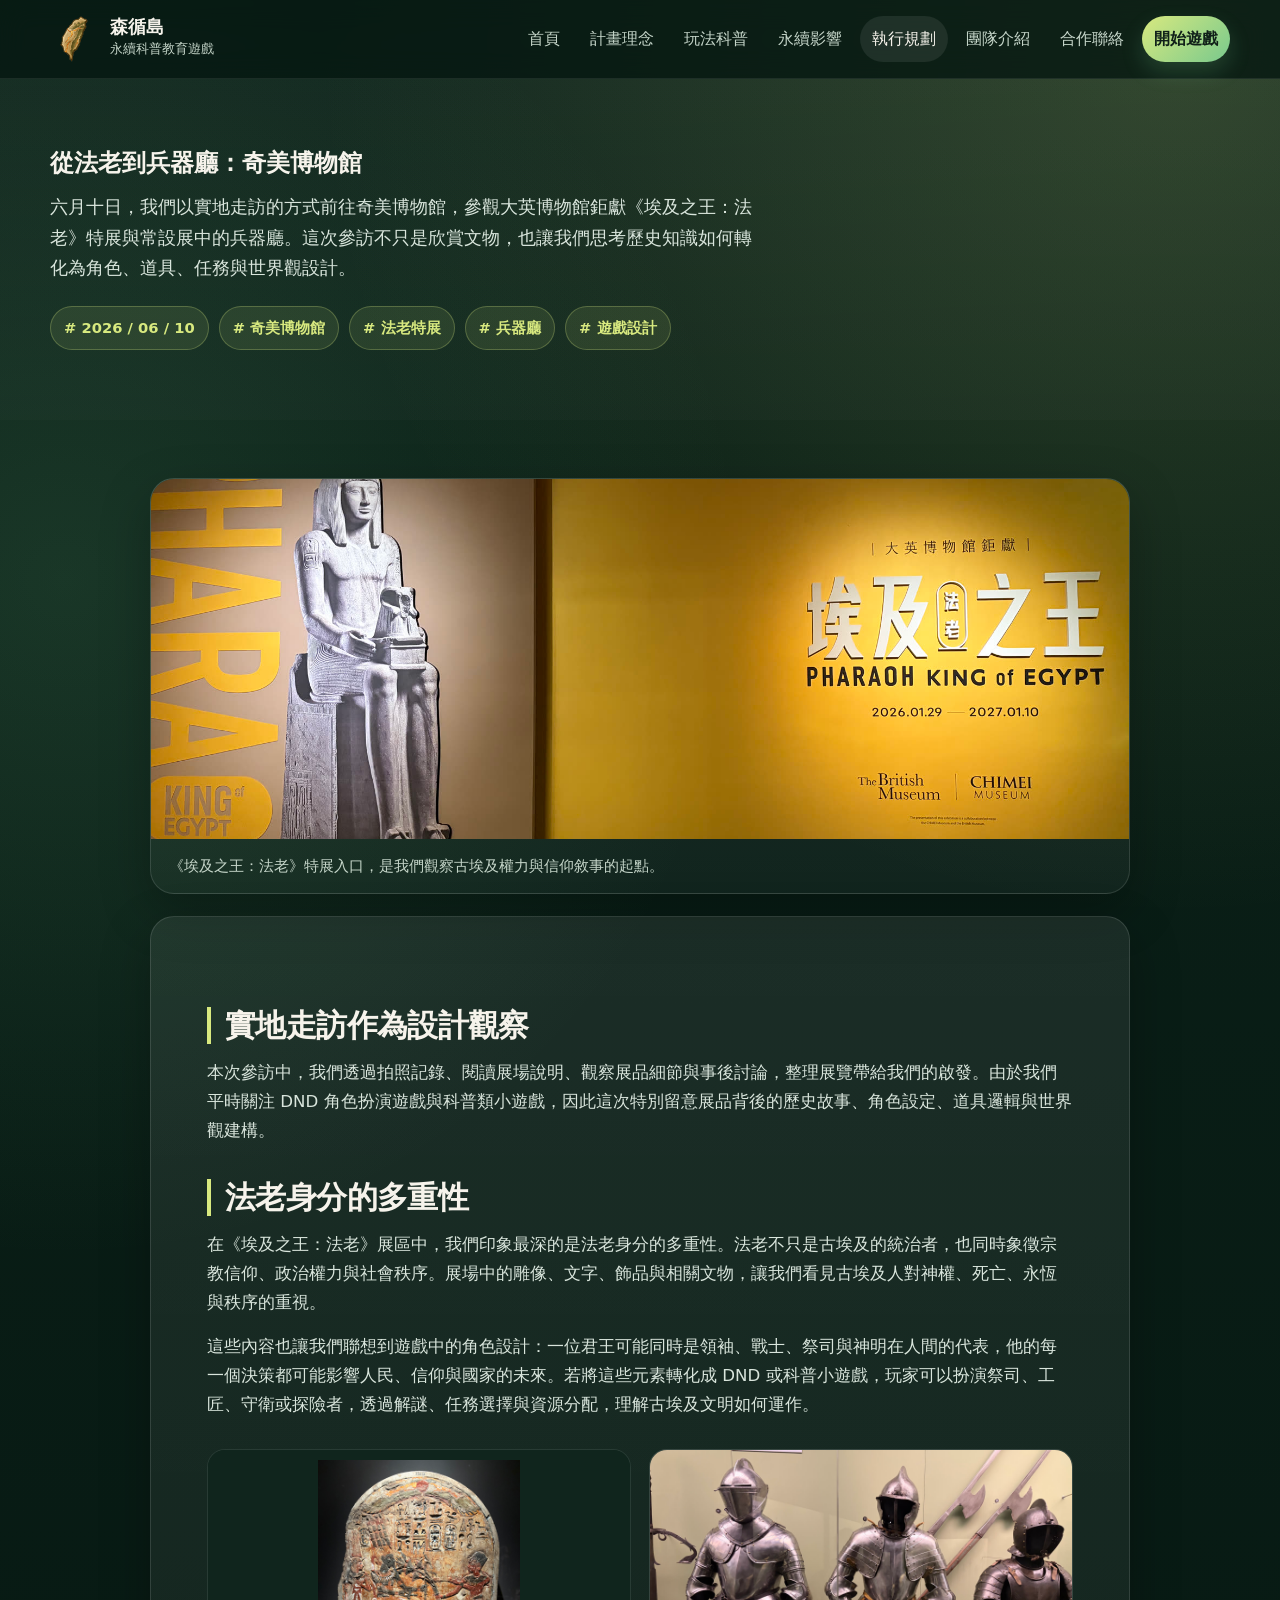
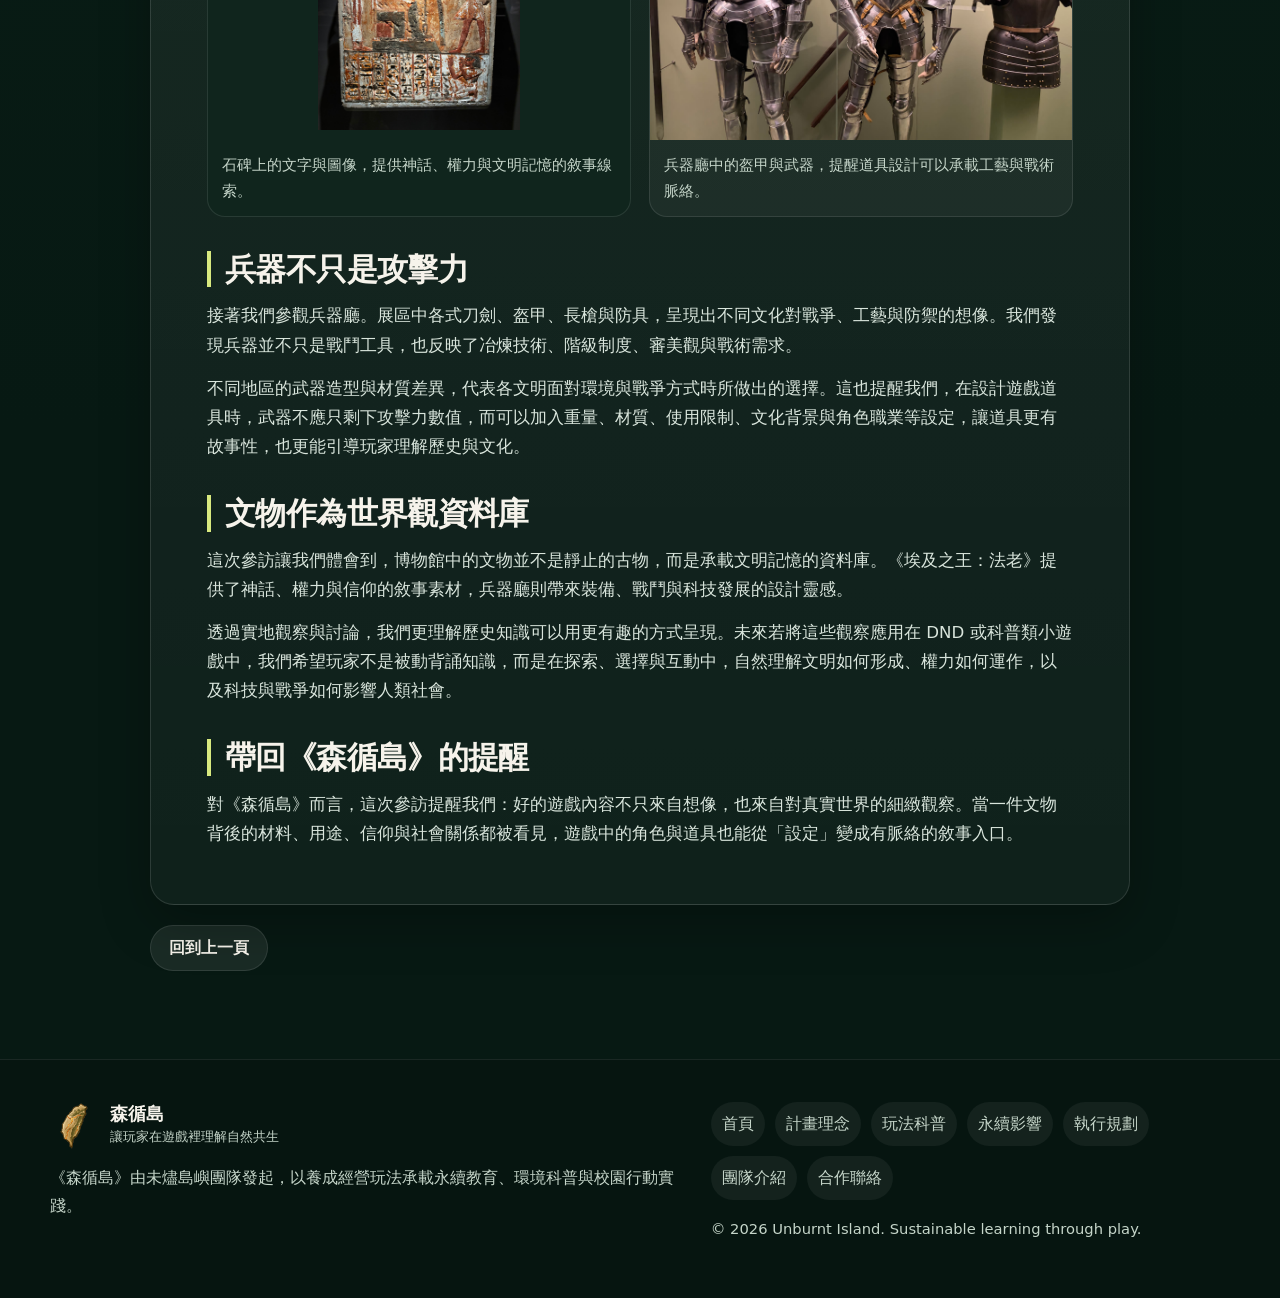
<file: progress-20260610-chimei-museum.html>
<!DOCTYPE html>
<html lang="zh-Hant">
<head>
  <meta charset="UTF-8" />
  <meta name="viewport" content="width=device-width, initial-scale=1.0" />
  <title>從法老到兵器廳：奇美博物館｜森循島</title>
  <meta name="description" content="我們前往奇美博物館參觀《埃及之王：法老》特展與兵器廳，整理歷史敘事、角色設定、道具設計與世界觀建構的參訪心得。" />
  <meta name="theme-color" content="#0b1f18" />
  <link rel="icon" href="assets/images/favicon.svg" type="image/svg+xml" />
  <link rel="stylesheet" href="assets/css/main.css?v=20260610-chimei-museum" />
</head>
<body data-page="progress-entry">
<a href="#main" class="skip-link">跳到主要內容</a>
<header class="site-header" id="siteHeader">
  <div class="container header-inner">
    <a href="index.html" class="brand" aria-label="森循島首頁">
      <img src="assets/images/logo.svg" alt="" class="brand-logo" />
      <span class="brand-copy"><strong>森循島</strong><small>永續科普教育遊戲</small></span>
    </a>
    <nav class="site-nav" aria-label="主選單"><a href="index.html">首頁</a><a href="about.html">計畫理念</a><a href="gameplay.html">玩法科普</a><a href="impact.html">永續影響</a><a href="progress.html" class="is-active">執行規劃</a><a href="team.html">團隊介紹</a><a href="contact.html">合作聯絡</a><a href="https://unburntisland.github.io/SSD/" class="game-link" target="_blank" rel="noopener noreferrer" aria-label="開啟森循島遊戲（新分頁）">開始遊戲</a></nav>
    <button class="menu-toggle" id="menuToggle" aria-expanded="false" aria-controls="mobileNav" aria-label="開啟選單"><span></span><span></span><span></span></button>
  </div>
  <div class="mobile-nav" id="mobileNav"><nav aria-label="行動版主選單"><a href="index.html">首頁</a><a href="about.html">計畫理念</a><a href="gameplay.html">玩法科普</a><a href="impact.html">永續影響</a><a href="progress.html" class="is-active">執行規劃</a><a href="team.html">團隊介紹</a><a href="contact.html">合作聯絡</a><a href="https://unburntisland.github.io/SSD/" class="game-link" target="_blank" rel="noopener noreferrer" aria-label="開啟森循島遊戲（新分頁）">開始遊戲</a></nav></div>
</header>
<main id="main">
  <section class="page-hero compact section-bg article-hero">
    <div class="container article-hero-grid">
      <div class="article-head reveal">
        <h1>從法老到兵器廳：奇美博物館</h1>
        <p class="lead">六月十日，我們以實地走訪的方式前往奇美博物館，參觀大英博物館鉅獻《埃及之王：法老》特展與常設展中的兵器廳。這次參訪不只是欣賞文物，也讓我們思考歷史知識如何轉化為角色、道具、任務與世界觀設計。</p>
        <div class="article-tags" aria-label="文章標籤">
          <span># 2026 / 06 / 10</span>
          <span># 奇美博物館</span>
          <span># 法老特展</span>
          <span># 兵器廳</span>
          <span># 遊戲設計</span>
        </div>
      </div>
    </div>
  </section>

  <section class="section article-section">
    <div class="container article-layout">
      <figure class="article-cover reveal">
        <img src="assets/images/chimei-pharaoh-exhibition.jpg?v=20260610-photo" alt="奇美博物館埃及之王法老特展入口" />
        <figcaption>《埃及之王：法老》特展入口，是我們觀察古埃及權力與信仰敘事的起點。</figcaption>
      </figure>

      <article class="article-body reveal">
        <h2>實地走訪作為設計觀察</h2>
        <p class="article-intro">本次參訪中，我們透過拍照記錄、閱讀展場說明、觀察展品細節與事後討論，整理展覽帶給我們的啟發。由於我們平時關注 DND 角色扮演遊戲與科普類小遊戲，因此這次特別留意展品背後的歷史故事、角色設定、道具邏輯與世界觀建構。</p>

        <h2>法老身分的多重性</h2>
        <p>在《埃及之王：法老》展區中，我們印象最深的是法老身分的多重性。法老不只是古埃及的統治者，也同時象徵宗教信仰、政治權力與社會秩序。展場中的雕像、文字、飾品與相關文物，讓我們看見古埃及人對神權、死亡、永恆與秩序的重視。</p>
        <p>這些內容也讓我們聯想到遊戲中的角色設計：一位君王可能同時是領袖、戰士、祭司與神明在人間的代表，他的每一個決策都可能影響人民、信仰與國家的未來。若將這些元素轉化成 DND 或科普小遊戲，玩家可以扮演祭司、工匠、守衛或探險者，透過解謎、任務選擇與資源分配，理解古埃及文明如何運作。</p>

        <div class="article-gallery">
          <figure class="contain-photo">
            <img src="assets/images/chimei-egypt-stela.jpg?v=20260610-photo" alt="埃及石碑展品細節" />
            <figcaption>石碑上的文字與圖像，提供神話、權力與文明記憶的敘事線索。</figcaption>
          </figure>
          <figure>
            <img src="assets/images/chimei-weapons-hall-armor.jpg?v=20260610-photo" alt="奇美博物館兵器廳盔甲展品" />
            <figcaption>兵器廳中的盔甲與武器，提醒道具設計可以承載工藝與戰術脈絡。</figcaption>
          </figure>
        </div>

        <h2>兵器不只是攻擊力</h2>
        <p>接著我們參觀兵器廳。展區中各式刀劍、盔甲、長槍與防具，呈現出不同文化對戰爭、工藝與防禦的想像。我們發現兵器並不只是戰鬥工具，也反映了冶煉技術、階級制度、審美觀與戰術需求。</p>
        <p>不同地區的武器造型與材質差異，代表各文明面對環境與戰爭方式時所做出的選擇。這也提醒我們，在設計遊戲道具時，武器不應只剩下攻擊力數值，而可以加入重量、材質、使用限制、文化背景與角色職業等設定，讓道具更有故事性，也更能引導玩家理解歷史與文化。</p>

        <h2>文物作為世界觀資料庫</h2>
        <p>這次參訪讓我們體會到，博物館中的文物並不是靜止的古物，而是承載文明記憶的資料庫。《埃及之王：法老》提供了神話、權力與信仰的敘事素材，兵器廳則帶來裝備、戰鬥與科技發展的設計靈感。</p>
        <p>透過實地觀察與討論，我們更理解歷史知識可以用更有趣的方式呈現。未來若將這些觀察應用在 DND 或科普類小遊戲中，我們希望玩家不是被動背誦知識，而是在探索、選擇與互動中，自然理解文明如何形成、權力如何運作，以及科技與戰爭如何影響人類社會。</p>

        <h2>帶回《森循島》的提醒</h2>
        <p>對《森循島》而言，這次參訪提醒我們：好的遊戲內容不只來自想像，也來自對真實世界的細緻觀察。當一件文物背後的材料、用途、信仰與社會關係都被看見，遊戲中的角色與道具也能從「設定」變成有脈絡的敘事入口。</p>
      </article>
      <a class="btn secondary article-back" href="progress.html">回到上一頁</a>
    </div>
  </section>
</main>
<footer class="site-footer">
  <div class="container footer-grid">
    <div>
      <a href="index.html" class="brand footer-brand" aria-label="森循島首頁">
        <img src="assets/images/logo.svg" alt="" class="brand-logo" />
        <span class="brand-copy"><strong>森循島</strong><small>讓玩家在遊戲裡理解自然共生</small></span>
      </a>
      <p>《森循島》由未燼島嶼團隊發起，以養成經營玩法承載永續教育、環境科普與校園行動實踐。</p>
    </div>
    <div>
      <div class="footer-links"><a href="index.html">首頁</a><a href="about.html">計畫理念</a><a href="gameplay.html">玩法科普</a><a href="impact.html">永續影響</a><a href="progress.html">執行規劃</a><a href="team.html">團隊介紹</a><a href="contact.html">合作聯絡</a></div>
      <p class="footer-note">© 2026 Unburnt Island. Sustainable learning through play.</p>
    </div>
  </div>
</footer>
<script src="assets/js/main.js"></script>
</body>
</html>
</file>
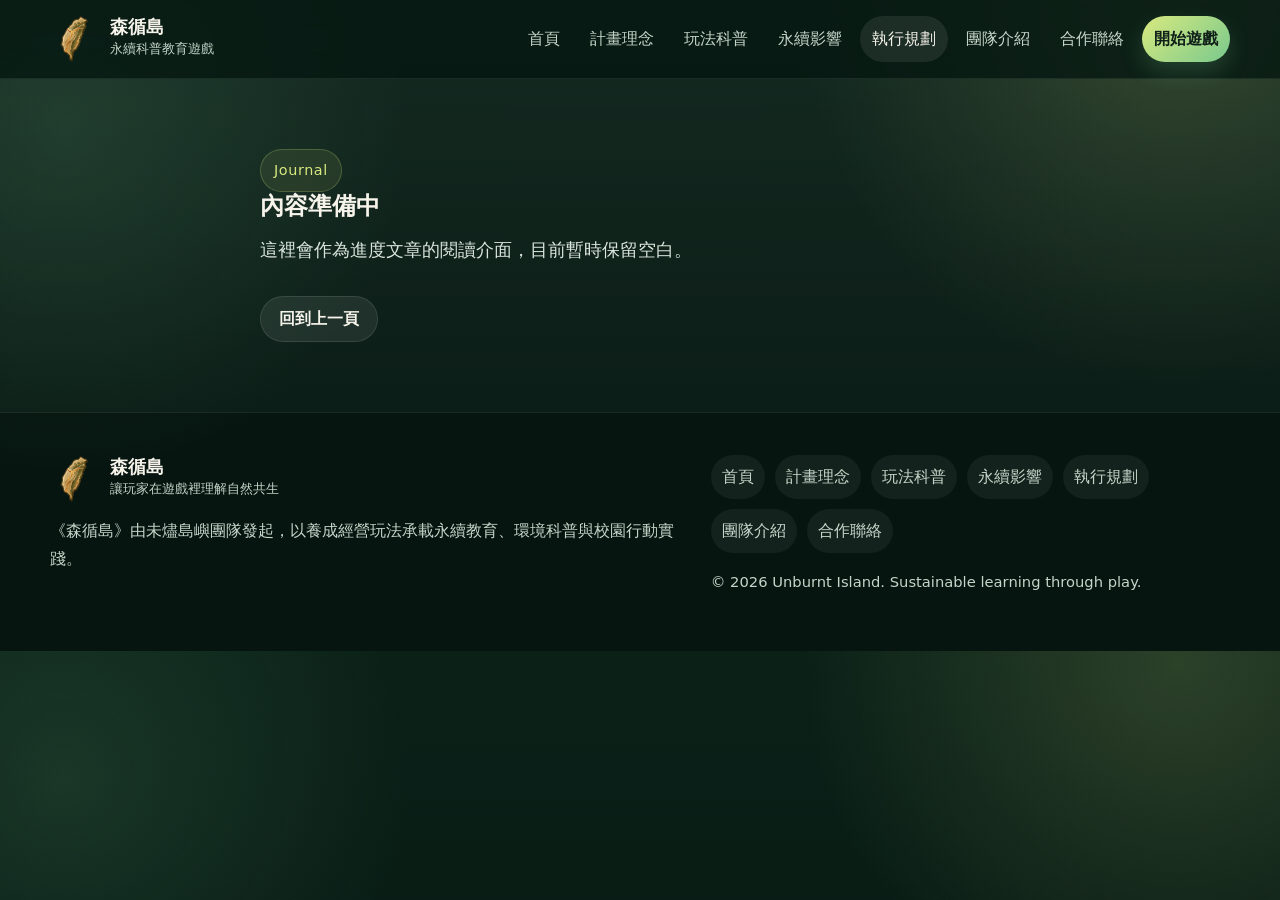
<file: progress-entry.html>
<!DOCTYPE html>
<html lang="zh-Hant">
<head>
  <meta charset="UTF-8" />
  <meta name="viewport" content="width=device-width, initial-scale=1.0" />
  <title>進度文章｜森循島</title>
  <meta name="description" content="森循島進度文章頁面，內容準備中。" />
  <meta name="theme-color" content="#0b1f18" />
  <link rel="icon" href="assets/images/favicon.svg" type="image/svg+xml" />
  <link rel="stylesheet" href="assets/css/main.css?v=20260531-timeline-fade" />
</head>
<body data-page="progress-entry">
<a href="#main" class="skip-link">跳到主要內容</a>
<header class="site-header" id="siteHeader">
  <div class="container header-inner">
    <a href="index.html" class="brand" aria-label="森循島首頁">
      <img src="assets/images/logo.svg" alt="" class="brand-logo" />
      <span class="brand-copy"><strong>森循島</strong><small>永續科普教育遊戲</small></span>
    </a>
    <nav class="site-nav" aria-label="主選單"><a href="index.html">首頁</a><a href="about.html">計畫理念</a><a href="gameplay.html">玩法科普</a><a href="impact.html">永續影響</a><a href="progress.html" class="is-active">執行規劃</a><a href="team.html">團隊介紹</a><a href="contact.html">合作聯絡</a><a href="https://unburntisland.github.io/SSD/" class="game-link" target="_blank" rel="noopener noreferrer" aria-label="開啟森循島遊戲（新分頁）">開始遊戲</a></nav>
    <button class="menu-toggle" id="menuToggle" aria-expanded="false" aria-controls="mobileNav" aria-label="開啟選單"><span></span><span></span><span></span></button>
  </div>
  <div class="mobile-nav" id="mobileNav"><nav aria-label="行動版主選單"><a href="index.html">首頁</a><a href="about.html">計畫理念</a><a href="gameplay.html">玩法科普</a><a href="impact.html">永續影響</a><a href="progress.html" class="is-active">執行規劃</a><a href="team.html">團隊介紹</a><a href="contact.html">合作聯絡</a><a href="https://unburntisland.github.io/SSD/" class="game-link" target="_blank" rel="noopener noreferrer" aria-label="開啟森循島遊戲（新分頁）">開始遊戲</a></nav></div>
</header>
<main id="main">
  <section class="page-hero compact section-bg">
    <div class="container empty-entry">
      <span class="eyebrow">Journal</span>
      <h1>內容準備中</h1>
      <p class="lead">這裡會作為進度文章的閱讀介面，目前暫時保留空白。</p>
      <a class="btn secondary" href="progress.html">回到上一頁</a>
    </div>
  </section>
</main>
<footer class="site-footer">
  <div class="container footer-grid">
    <div>
      <a href="index.html" class="brand footer-brand" aria-label="森循島首頁">
        <img src="assets/images/logo.svg" alt="" class="brand-logo" />
        <span class="brand-copy"><strong>森循島</strong><small>讓玩家在遊戲裡理解自然共生</small></span>
      </a>
      <p>《森循島》由未燼島嶼團隊發起，以養成經營玩法承載永續教育、環境科普與校園行動實踐。</p>
    </div>
    <div>
      <div class="footer-links"><a href="index.html">首頁</a><a href="about.html">計畫理念</a><a href="gameplay.html">玩法科普</a><a href="impact.html">永續影響</a><a href="progress.html">執行規劃</a><a href="team.html">團隊介紹</a><a href="contact.html">合作聯絡</a></div>
      <p class="footer-note">© 2026 Unburnt Island. Sustainable learning through play.</p>
    </div>
  </div>
</footer>
<script src="assets/js/main.js"></script>
</body>
</html>
</file>
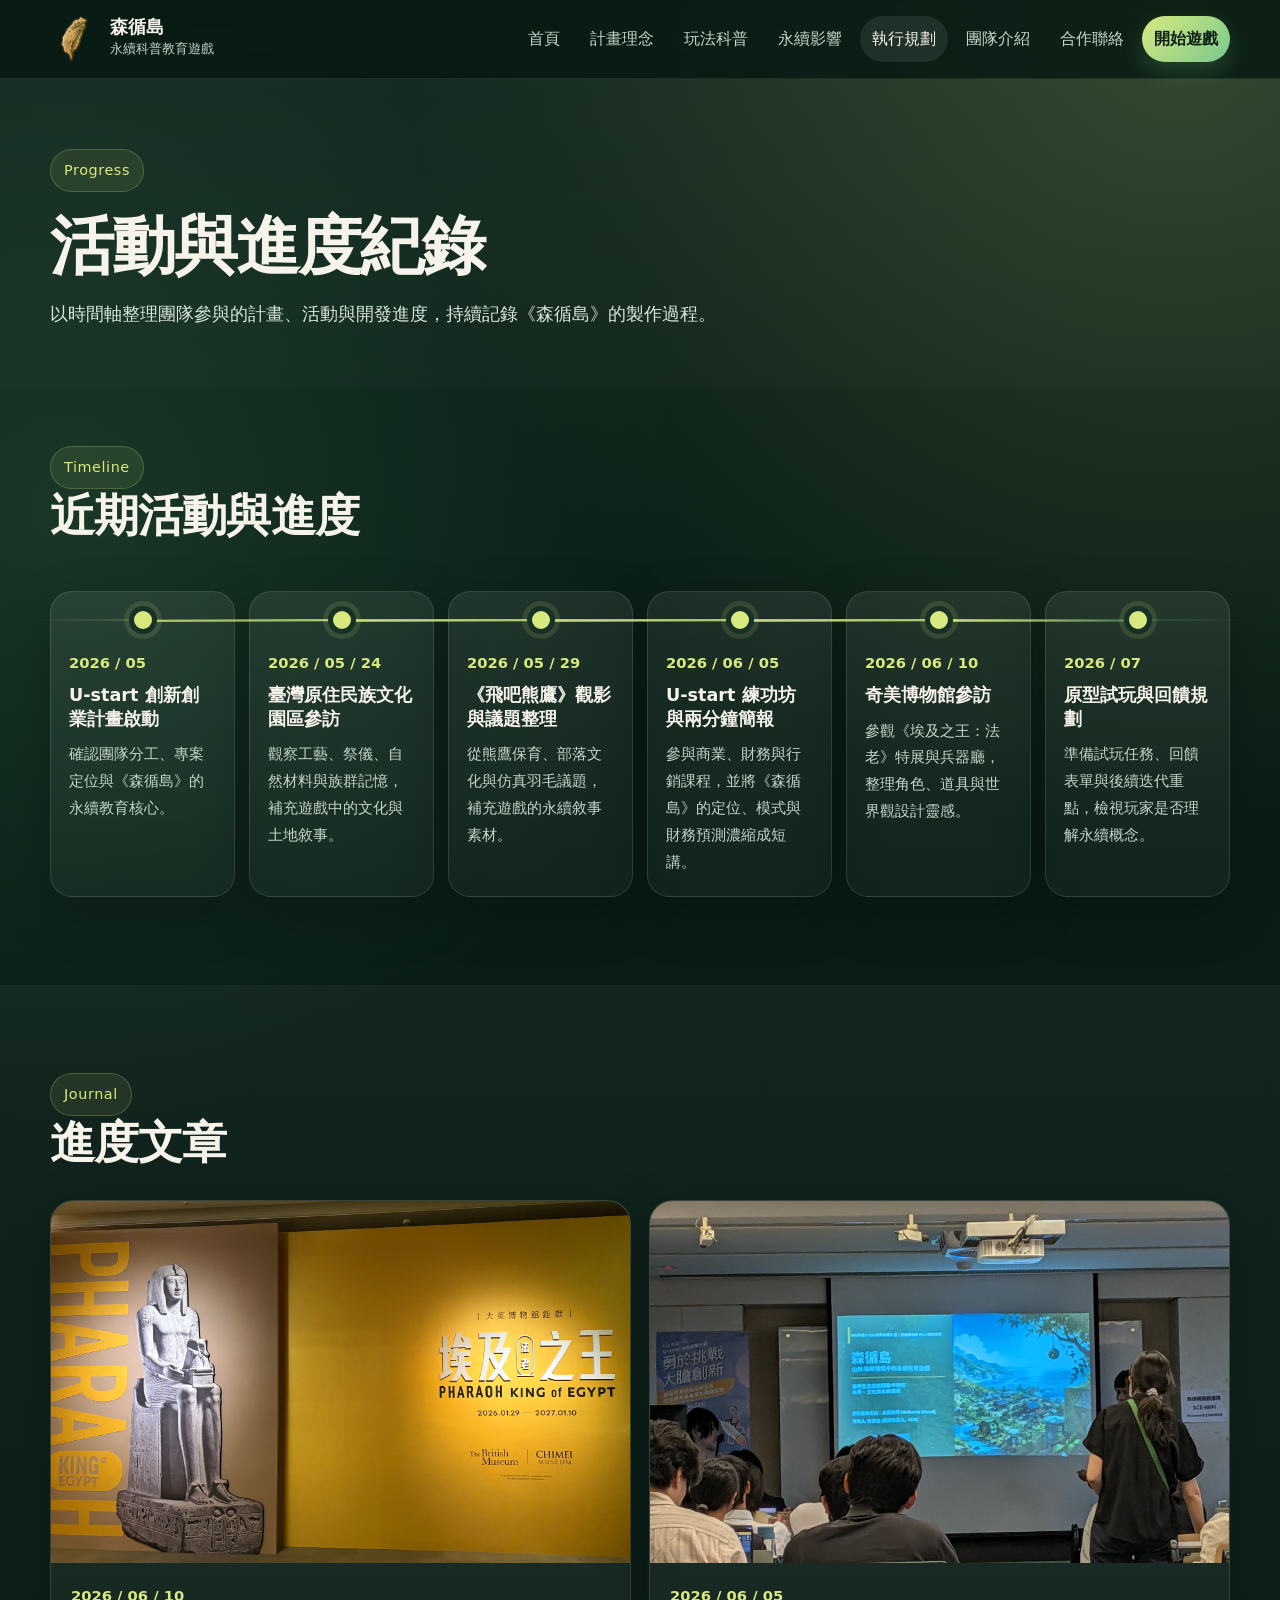
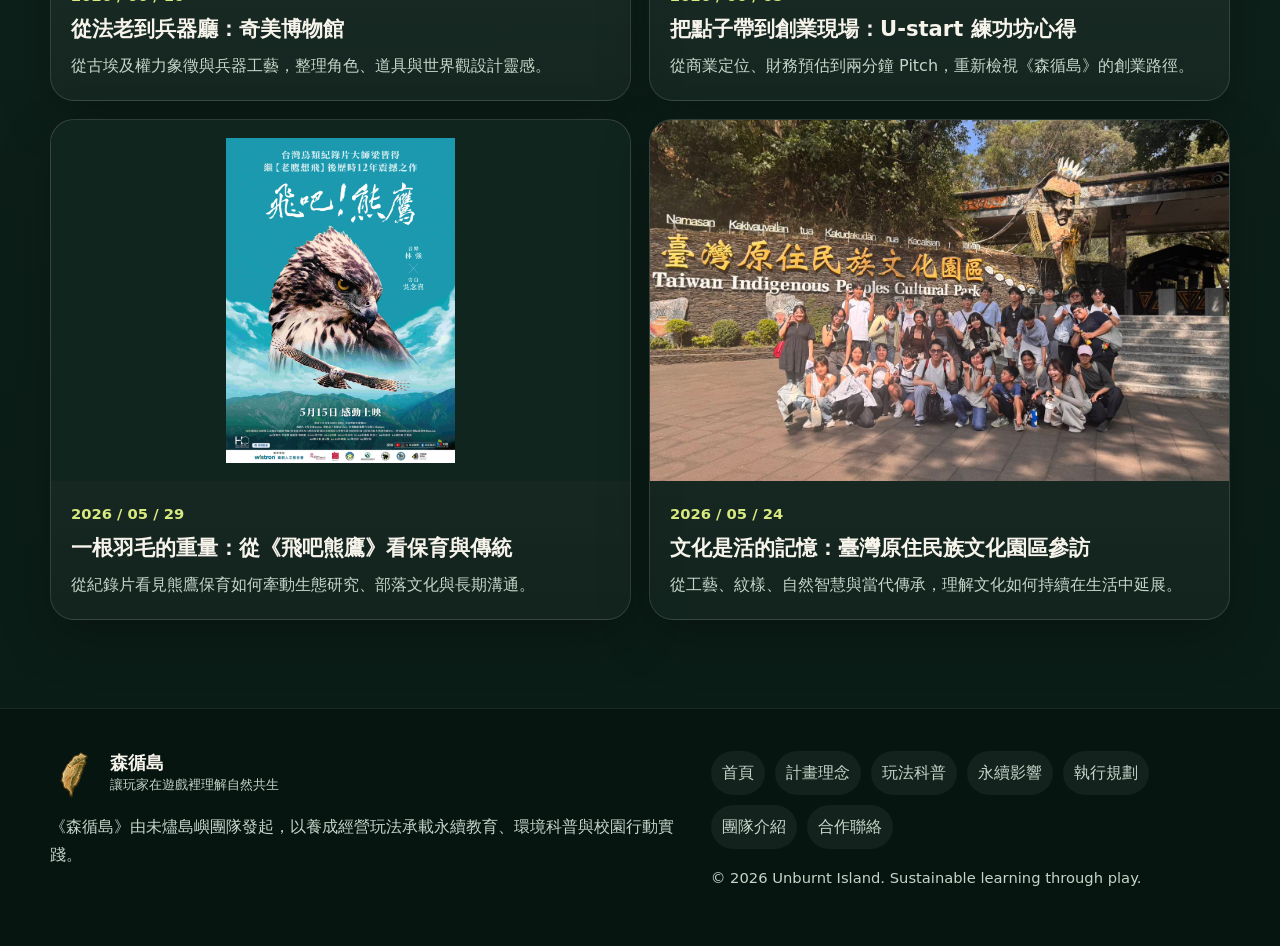
<file: progress.html>
<!DOCTYPE html>
<html lang="zh-Hant">
<head>
  <meta charset="UTF-8" />
  <meta name="viewport" content="width=device-width, initial-scale=1.0" />
  <title>《森循島》｜進度紀錄</title>
  <meta name="description" content="呈現森循島一年期永續行動方案的里程碑、交付成果與測試分享規劃。" />
  <meta name="theme-color" content="#0b1f18" />
  <meta property="og:title" content="《森循島》｜進度紀錄" />
  <meta property="og:description" content="呈現森循島一年期永續行動方案的里程碑、交付成果與測試分享規劃。" />
  <meta property="og:type" content="website" />
  <meta property="og:image" content="assets/images/og-image.jpg" />
  <link rel="icon" href="assets/images/favicon.svg" type="image/svg+xml" />
  <link rel="stylesheet" href="assets/css/main.css?v=20260610-chimei-museum" />
</head>
<body data-page="progress">
  
<a href="#main" class="skip-link">跳到主要內容</a>
<header class="site-header" id="siteHeader">
  <div class="container header-inner">
    <a href="index.html" class="brand" aria-label="森循島首頁">
      <img src="assets/images/logo.svg" alt="" class="brand-logo" />
      <span class="brand-copy"><strong>森循島</strong><small>永續科普教育遊戲</small></span>
    </a>
    <nav class="site-nav" aria-label="主選單"><a href="index.html" class="">首頁</a><a href="about.html" class="">計畫理念</a><a href="gameplay.html" class="">玩法科普</a><a href="impact.html" class="">永續影響</a><a href="progress.html" class="is-active">執行規劃</a><a href="team.html" class="">團隊介紹</a><a href="contact.html" class="">合作聯絡</a><a href="https://unburntisland.github.io/SSD/" class="game-link" target="_blank" rel="noopener noreferrer" aria-label="開啟森循島遊戲（新分頁）">開始遊戲</a></nav>
    <button class="menu-toggle" id="menuToggle" aria-expanded="false" aria-controls="mobileNav" aria-label="開啟選單"><span></span><span></span><span></span></button>
  </div>
  <div class="mobile-nav" id="mobileNav"><nav aria-label="行動版主選單"><a href="index.html" class="">首頁</a><a href="about.html" class="">計畫理念</a><a href="gameplay.html" class="">玩法科普</a><a href="impact.html" class="">永續影響</a><a href="progress.html" class="is-active">執行規劃</a><a href="team.html" class="">團隊介紹</a><a href="contact.html" class="">合作聯絡</a><a href="https://unburntisland.github.io/SSD/" class="game-link" target="_blank" rel="noopener noreferrer" aria-label="開啟森循島遊戲（新分頁）">開始遊戲</a></nav></div>
</header>
  <main id="main">

<section class="page-hero compact section-bg progress-hero">
  <div class="container">
    <div class="hero-copy reveal">
      <span class="eyebrow">Progress</span>
      <h1>活動與進度紀錄</h1>
      <p class="lead">以時間軸整理團隊參與的計畫、活動與開發進度，持續記錄《森循島》的製作過程。</p>
    </div>
  </div>
</section>

<section class="section progress-timeline-section">
  <div class="container">
    <div class="section-heading reveal">
      <span class="kicker">Timeline</span>
      <h2>近期活動與進度</h2>
    </div>
    <ol class="progress-timeline reveal" aria-label="森循島活動與進度時間軸">
      <li>
        <time>2026 / 05</time>
        <strong>U-start 創新創業計畫啟動</strong>
        <p>確認團隊分工、專案定位與《森循島》的永續教育核心。</p>
      </li>
      <li>
        <time>2026 / 05 / 24</time>
        <strong>臺灣原住民族文化園區參訪</strong>
        <p>觀察工藝、祭儀、自然材料與族群記憶，補充遊戲中的文化與土地敘事。</p>
      </li>
      <li>
        <time>2026 / 05 / 29</time>
        <strong>《飛吧熊鷹》觀影與議題整理</strong>
        <p>從熊鷹保育、部落文化與仿真羽毛議題，補充遊戲的永續敘事素材。</p>
      </li>
      <li>
        <time>2026 / 06 / 05</time>
        <strong>U-start 練功坊與兩分鐘簡報</strong>
        <p>參與商業、財務與行銷課程，並將《森循島》的定位、模式與財務預測濃縮成短講。</p>
      </li>
      <li>
        <time>2026 / 06 / 10</time>
        <strong>奇美博物館參訪</strong>
        <p>參觀《埃及之王：法老》特展與兵器廳，整理角色、道具與世界觀設計靈感。</p>
      </li>
      <li>
        <time>2026 / 07</time>
        <strong>原型試玩與回饋規劃</strong>
        <p>準備試玩任務、回饋表單與後續迭代重點，檢視玩家是否理解永續概念。</p>
      </li>
    </ol>
  </div>
</section>

<section class="section alt">
  <div class="container">
    <div class="section-heading reveal">
      <span class="kicker">Journal</span>
      <h2>進度文章</h2>
    </div>
    <div class="progress-post-grid featured-posts reveal">
      <a class="progress-post-card" href="progress-20260610-chimei-museum.html">
        <img src="assets/images/chimei-pharaoh-exhibition.jpg?v=20260610-photo" alt="奇美博物館埃及之王法老特展入口" />
        <div><span>2026 / 06 / 10</span><h3>從法老到兵器廳：奇美博物館</h3><p>從古埃及權力象徵與兵器工藝，整理角色、道具與世界觀設計靈感。</p></div>
      </a>
      <a class="progress-post-card" href="progress-20260605-ustart-workshop.html">
        <img src="assets/images/ustart-workshop-sensun-island-pitch.jpg" alt="U-start 練功坊森循島簡報畫面" />
        <div><span>2026 / 06 / 05</span><h3>把點子帶到創業現場：U-start 練功坊心得</h3><p>從商業定位、財務預估到兩分鐘 Pitch，重新檢視《森循島》的創業路徑。</p></div>
      </a>
      <a class="progress-post-card poster-thumb" href="progress-20260529-bear-eagle.html">
        <img src="assets/images/fly-mountain-hawk-eagle-poster.jpg" alt="飛吧熊鷹 紀錄片海報" />
        <div><span>2026 / 05 / 29</span><h3>一根羽毛的重量：從《飛吧熊鷹》看保育與傳統</h3><p>從紀錄片看見熊鷹保育如何牽動生態研究、部落文化與長期溝通。</p></div>
      </a>
      <a class="progress-post-card" href="progress-20260524-indigenous-cultural-park.html">
        <img src="assets/images/tipc-entrance-group.jpg" alt="臺灣原住民族文化園區入口合影" />
        <div><span>2026 / 05 / 24</span><h3>文化是活的記憶：臺灣原住民族文化園區參訪</h3><p>從工藝、紋樣、自然智慧與當代傳承，理解文化如何持續在生活中延展。</p></div>
      </a>
    </div>
  </div>
</section>

  </main>
  
<footer class="site-footer">
  <div class="container footer-grid">
    <div>
      <a href="index.html" class="brand footer-brand" aria-label="森循島首頁">
        <img src="assets/images/logo.svg" alt="" class="brand-logo" />
        <span class="brand-copy"><strong>森循島</strong><small>讓玩家在遊戲裡理解自然共生</small></span>
      </a>
      <p>《森循島》由未燼島嶼團隊發起，以養成經營玩法承載永續教育、環境科普與校園行動實踐。</p>
    </div>
    <div>
      <div class="footer-links"><a href="index.html">首頁</a><a href="about.html">計畫理念</a><a href="gameplay.html">玩法科普</a><a href="impact.html">永續影響</a><a href="progress.html">執行規劃</a><a href="team.html">團隊介紹</a><a href="contact.html">合作聯絡</a></div>
      <p class="footer-note">© 2026 Unburnt Island. Sustainable learning through play.</p>
    </div>
  </div>
</footer>
  <script src="assets/js/main.js"></script>
</body>
</html>
</file>
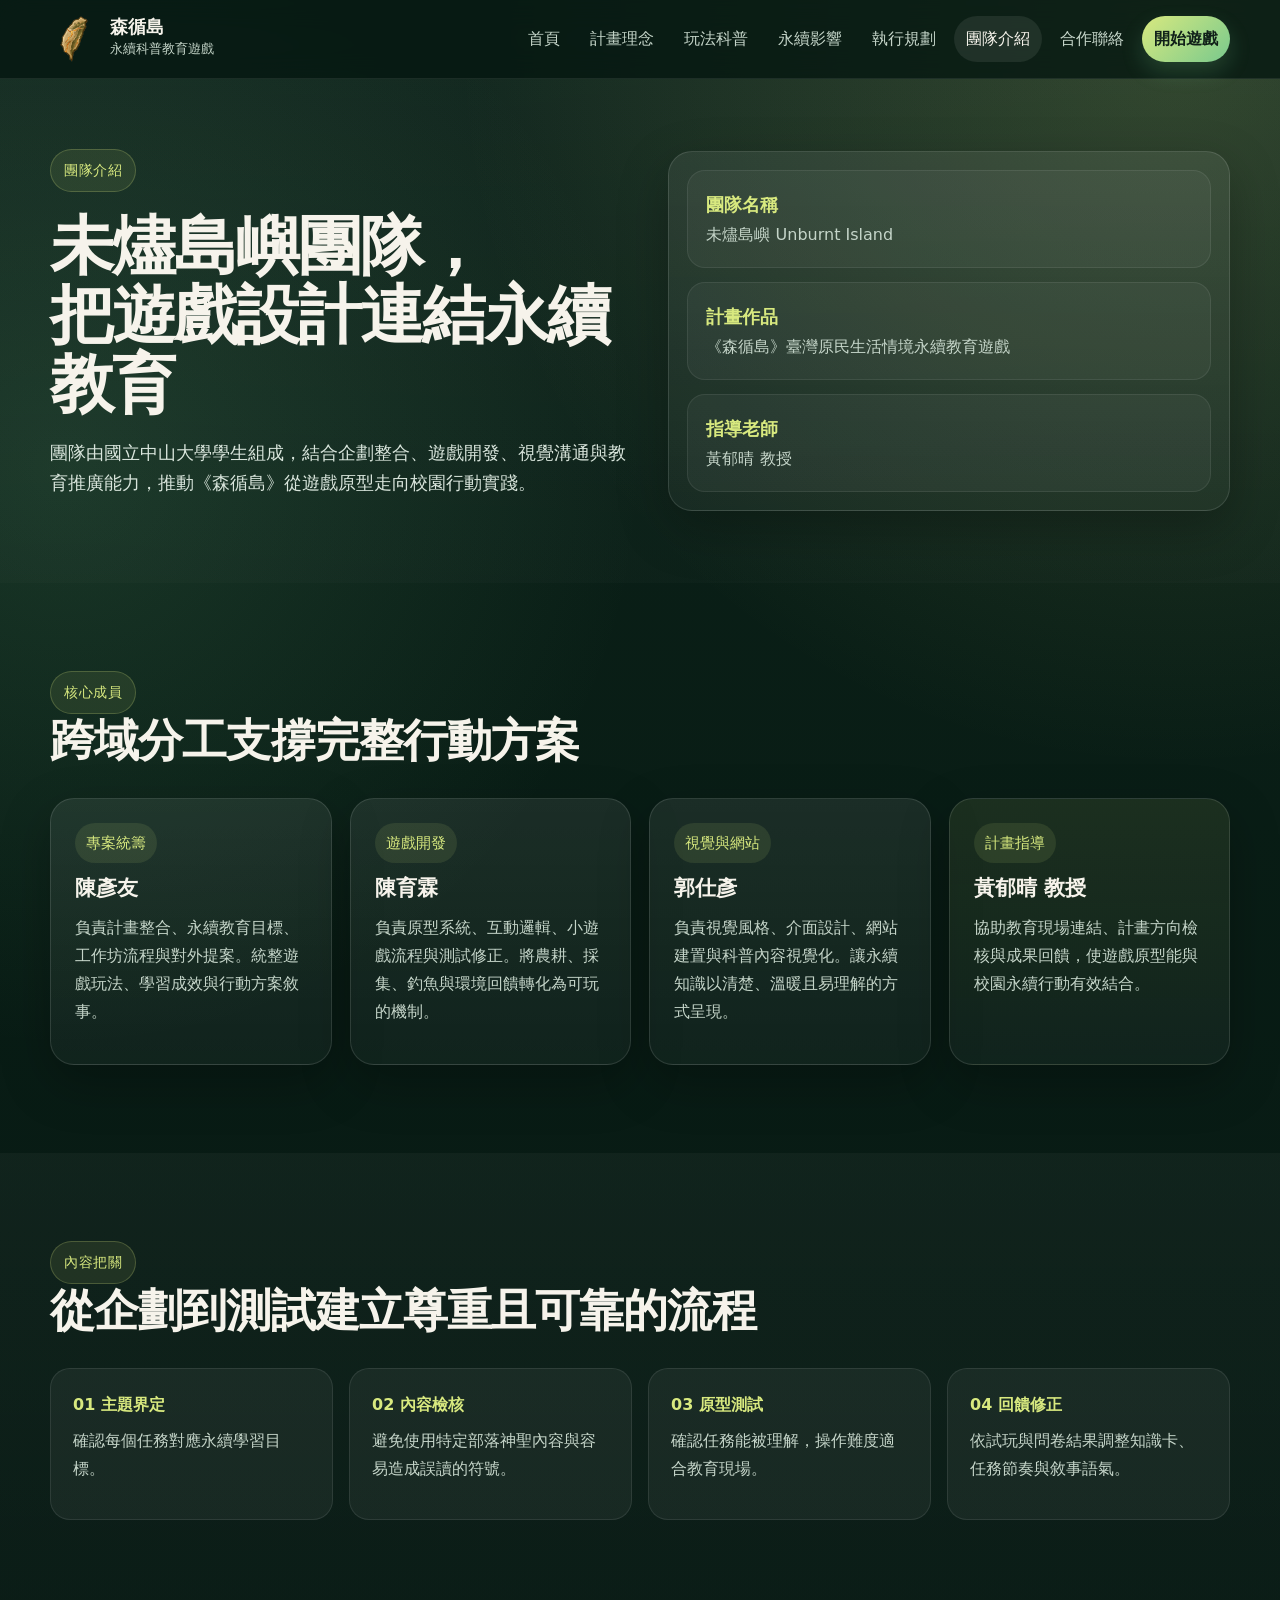
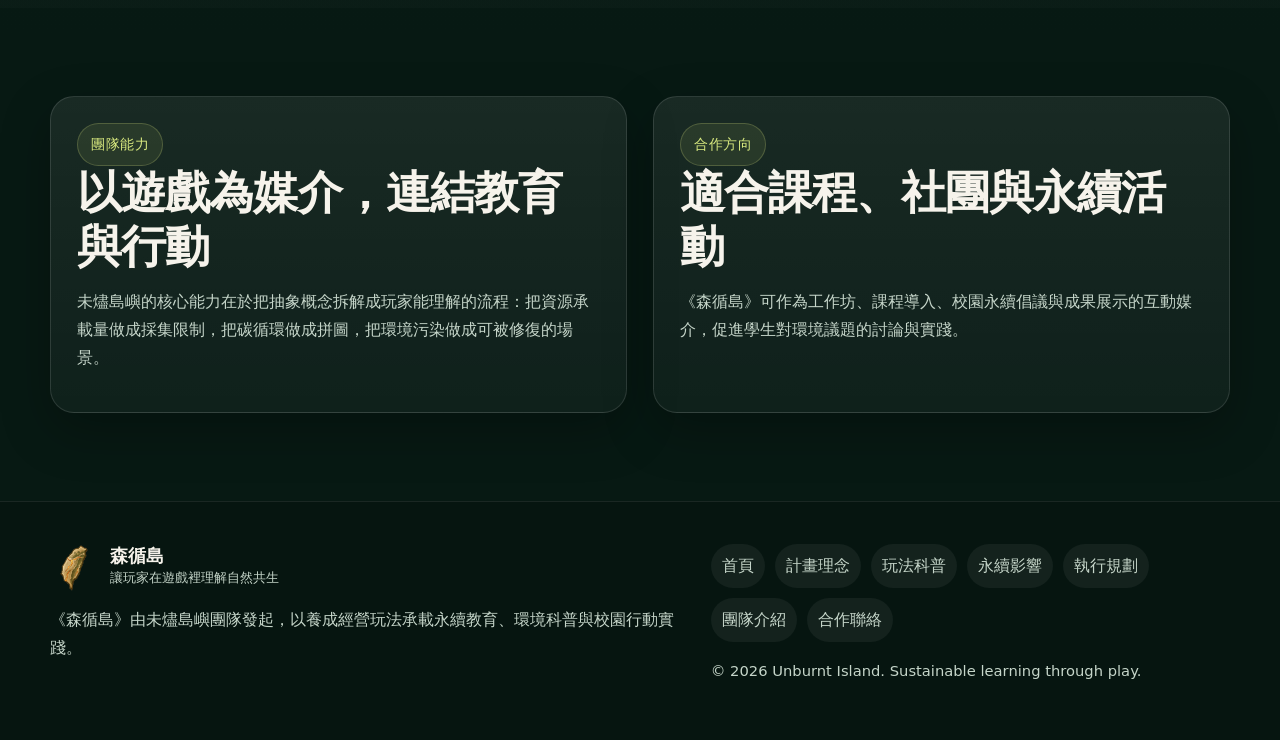
<file: team.html>
<!DOCTYPE html>
<html lang="zh-Hant">
<head>
  <meta charset="UTF-8" />
  <meta name="viewport" content="width=device-width, initial-scale=1.0" />
  <title>《森循島》｜團隊介紹</title>
  <meta name="description" content="介紹未燼島嶼團隊成員、指導老師、分工與內容把關流程。" />
  <meta name="theme-color" content="#0b1f18" />
  <meta property="og:title" content="《森循島》｜團隊介紹" />
  <meta property="og:description" content="介紹未燼島嶼團隊成員、指導老師、分工與內容把關流程。" />
  <meta property="og:type" content="website" />
  <meta property="og:image" content="assets/images/og-image.jpg" />
  <link rel="icon" href="assets/images/favicon.svg" type="image/svg+xml" />
  <link rel="stylesheet" href="assets/css/main.css" />
</head>
<body data-page="team">
  
<a href="#main" class="skip-link">跳到主要內容</a>
<header class="site-header" id="siteHeader">
  <div class="container header-inner">
    <a href="index.html" class="brand" aria-label="森循島首頁">
      <img src="assets/images/logo.svg" alt="" class="brand-logo" />
      <span class="brand-copy"><strong>森循島</strong><small>永續科普教育遊戲</small></span>
    </a>
    <nav class="site-nav" aria-label="主選單"><a href="index.html" class="">首頁</a><a href="about.html" class="">計畫理念</a><a href="gameplay.html" class="">玩法科普</a><a href="impact.html" class="">永續影響</a><a href="progress.html" class="">執行規劃</a><a href="team.html" class="is-active">團隊介紹</a><a href="contact.html" class="">合作聯絡</a><a href="https://unburntisland.github.io/SSD/" class="game-link" target="_blank" rel="noopener noreferrer" aria-label="開啟森循島遊戲（新分頁）">開始遊戲</a></nav>
    <button class="menu-toggle" id="menuToggle" aria-expanded="false" aria-controls="mobileNav" aria-label="開啟選單"><span></span><span></span><span></span></button>
  </div>
  <div class="mobile-nav" id="mobileNav"><nav aria-label="行動版主選單"><a href="index.html" class="">首頁</a><a href="about.html" class="">計畫理念</a><a href="gameplay.html" class="">玩法科普</a><a href="impact.html" class="">永續影響</a><a href="progress.html" class="">執行規劃</a><a href="team.html" class="is-active">團隊介紹</a><a href="contact.html" class="">合作聯絡</a><a href="https://unburntisland.github.io/SSD/" class="game-link" target="_blank" rel="noopener noreferrer" aria-label="開啟森循島遊戲（新分頁）">開始遊戲</a></nav></div>
</header>
  <main id="main">

<section class="page-hero compact section-bg">
  <div class="container hero-grid">
    <div class="hero-copy reveal"><span class="eyebrow">團隊介紹</span><h1>未燼島嶼團隊，<br>把遊戲設計連結永續教育</h1><p class="lead">團隊由國立中山大學學生組成，結合企劃整合、遊戲開發、視覺溝通與教育推廣能力，推動《森循島》從遊戲原型走向校園行動實踐。</p></div>
    <div class="mission-panel reveal"><div class="mission-item"><strong>團隊名稱</strong><span>未燼島嶼 Unburnt Island</span></div><div class="mission-item"><strong>計畫作品</strong><span>《森循島》臺灣原民生活情境永續教育遊戲</span></div><div class="mission-item"><strong>指導老師</strong><span>黃郁晴 教授</span></div></div>
  </div>
</section>

<section class="section">
  <div class="container"><div class="section-heading reveal"><span class="kicker">核心成員</span><h2>跨域分工支撐完整行動方案</h2></div><div class="team-grid reveal">
    <article class="team-card"><span class="role">專案統籌</span><h3>陳彥友</h3><p>負責計畫整合、永續教育目標、工作坊流程與對外提案。統整遊戲玩法、學習成效與行動方案敘事。</p></article>
    <article class="team-card"><span class="role">遊戲開發</span><h3>陳育霖</h3><p>負責原型系統、互動邏輯、小遊戲流程與測試修正。將農耕、採集、釣魚與環境回饋轉化為可玩的機制。</p></article>
    <article class="team-card"><span class="role">視覺與網站</span><h3>郭仕彥</h3><p>負責視覺風格、介面設計、網站建置與科普內容視覺化。讓永續知識以清楚、溫暖且易理解的方式呈現。</p></article>
    <article class="team-card mentor"><span class="role">計畫指導</span><h3>黃郁晴 教授</h3><p>協助教育現場連結、計畫方向檢核與成果回饋，使遊戲原型能與校園永續行動有效結合。</p></article>
  </div></div>
</section>

<section class="section alt">
  <div class="container"><div class="section-heading reveal"><span class="kicker">內容把關</span><h2>從企劃到測試建立尊重且可靠的流程</h2></div><div class="process-grid reveal"><article><strong>01 主題界定</strong><p>確認每個任務對應永續學習目標。</p></article><article><strong>02 內容檢核</strong><p>避免使用特定部落神聖內容與容易造成誤讀的符號。</p></article><article><strong>03 原型測試</strong><p>確認任務能被理解，操作難度適合教育現場。</p></article><article><strong>04 回饋修正</strong><p>依試玩與問卷結果調整知識卡、任務節奏與敘事語氣。</p></article></div></div>
</section>

<section class="section">
  <div class="container split"><div class="card reveal"><span class="kicker">團隊能力</span><h2>以遊戲為媒介，連結教育與行動</h2><p>未燼島嶼的核心能力在於把抽象概念拆解成玩家能理解的流程：把資源承載量做成採集限制，把碳循環做成拼圖，把環境污染做成可被修復的場景。</p></div><div class="card reveal"><span class="kicker">合作方向</span><h2>適合課程、社團與永續活動</h2><p>《森循島》可作為工作坊、課程導入、校園永續倡議與成果展示的互動媒介，促進學生對環境議題的討論與實踐。</p></div></div>
</section>

  </main>
  
<footer class="site-footer">
  <div class="container footer-grid">
    <div>
      <a href="index.html" class="brand footer-brand" aria-label="森循島首頁">
        <img src="assets/images/logo.svg" alt="" class="brand-logo" />
        <span class="brand-copy"><strong>森循島</strong><small>讓玩家在遊戲裡理解自然共生</small></span>
      </a>
      <p>《森循島》由未燼島嶼團隊發起，以養成經營玩法承載永續教育、環境科普與校園行動實踐。</p>
    </div>
    <div>
      <div class="footer-links"><a href="index.html">首頁</a><a href="about.html">計畫理念</a><a href="gameplay.html">玩法科普</a><a href="impact.html">永續影響</a><a href="progress.html">執行規劃</a><a href="team.html">團隊介紹</a><a href="contact.html">合作聯絡</a></div>
      <p class="footer-note">© 2026 Unburnt Island. Sustainable learning through play.</p>
    </div>
  </div>
</footer>
  <script src="assets/js/main.js"></script>
  
</body>
</html>
</file>
<file: assets/css/main.css>
:root{--bg:#071913;--bg-2:#0e241b;--surface:rgba(255,255,255,.06);--surface-2:rgba(255,255,255,.1);--card:rgba(255,255,255,.07);--border:rgba(255,255,255,.12);--text:#f6f3eb;--muted:#c5d5c9;--soft:#91d39d;--accent:#d8e97f;--accent-2:#79c98d;--earth:#c59a66;--blue:#92d4df;--shadow:0 18px 50px rgba(0,0,0,.26);--radius:24px;--max:1180px}*{box-sizing:border-box}html{scroll-behavior:smooth}body{margin:0;font-family:"Noto Sans TC","PingFang TC","Microsoft JhengHei",system-ui,sans-serif;background:radial-gradient(circle at 92% 2%,rgba(216,233,127,.16),transparent 28%),radial-gradient(circle at 5% 20%,rgba(121,201,141,.14),transparent 26%),linear-gradient(180deg,#0b2118 0%,#071913 70%);color:var(--text);line-height:1.75}body.menu-open{overflow:hidden}a{color:inherit;text-decoration:none}img{max-width:100%;display:block}button,input,textarea,select{font:inherit}.container{width:min(calc(100% - 40px),var(--max));margin-inline:auto}.section{padding:88px 0}.section.alt,.section-bg{background:linear-gradient(180deg,rgba(255,255,255,.035),rgba(255,255,255,.015))}.skip-link{position:absolute;left:-999px;top:10px;z-index:999;background:#fff;color:#111;padding:8px 12px;border-radius:8px}.skip-link:focus{left:10px}.site-header{position:sticky;top:0;z-index:50;background:rgba(7,25,19,.78);backdrop-filter:blur(14px);border-bottom:1px solid rgba(255,255,255,.08)}.site-header.scrolled{box-shadow:0 12px 30px rgba(0,0,0,.22)}.header-inner{min-height:78px;display:flex;align-items:center;justify-content:space-between;gap:18px}.brand{display:inline-flex;align-items:center;gap:12px;min-width:0}.brand-logo{width:48px;height:48px;border-radius:16px}.brand-copy{display:grid}.brand-copy strong{font-size:1.1rem;line-height:1.2}.brand-copy small{color:var(--muted);font-size:.82rem}.site-nav{display:flex;gap:6px;align-items:center;flex-wrap:wrap}.site-nav a,.mobile-nav a{padding:9px 12px;border-radius:999px;color:var(--muted);transition:.18s ease}.site-nav a:hover,.site-nav a.is-active,.mobile-nav a:hover,.mobile-nav a.is-active{background:rgba(255,255,255,.08);color:var(--text)}.menu-toggle{display:none;width:46px;height:46px;border:1px solid rgba(255,255,255,.1);background:rgba(255,255,255,.04);border-radius:14px}.menu-toggle span{display:block;width:22px;height:2px;background:#fff;margin:5px auto;border-radius:999px}.mobile-nav{display:none;border-top:1px solid rgba(255,255,255,.08);background:rgba(7,25,19,.96)}.mobile-nav nav{display:grid;gap:4px;padding:14px 20px 20px}.mobile-nav.open{display:block}.hero,.page-hero{padding:84px 0 70px}.page-hero.compact{padding:70px 0}.hero-grid{display:grid;grid-template-columns:1.02fr .98fr;gap:34px;align-items:center}.hero-copy h1{font-size:clamp(2.4rem,5vw,4.6rem);line-height:1.08;margin:20px 0 18px;letter-spacing:-.03em}.lead{font-size:1.1rem;max-width:64ch;color:#d9e5dc}.eyebrow,.kicker{display:inline-flex;align-items:center;gap:8px;color:var(--accent);background:rgba(216,233,127,.09);border:1px solid rgba(216,233,127,.22);border-radius:999px;padding:8px 13px;font-size:.9rem;letter-spacing:.04em}.hero-visual,.image-card{margin:0;border-radius:var(--radius);overflow:hidden;border:1px solid rgba(255,255,255,.12);box-shadow:var(--shadow);background:#10251d}.hero-visual img,.image-card img{width:100%;aspect-ratio:16/10;object-fit:cover}.btn-row{display:flex;flex-wrap:wrap;gap:12px;margin-top:26px}.btn{display:inline-flex;align-items:center;justify-content:center;min-height:46px;border-radius:999px;padding:0 18px;border:1px solid transparent;font-weight:800;transition:.18s ease}.btn:hover{transform:translateY(-1px)}.btn.primary{background:linear-gradient(135deg,var(--accent),var(--accent-2));color:#102019;box-shadow:0 12px 28px rgba(121,201,141,.24)}.btn.secondary{background:rgba(255,255,255,.08);border-color:rgba(255,255,255,.1);color:var(--text)}.btn.ghost{background:transparent;border-color:rgba(255,255,255,.18);color:var(--text)}h1,h2,h3,h4{line-height:1.2;margin:0 0 14px}h2{font-size:clamp(2rem,3.5vw,3rem);letter-spacing:-.02em}h3{font-size:1.32rem}p{margin:0 0 14px;color:var(--muted)}.section-heading{max-width:800px;margin-bottom:30px}.section-heading p{font-size:1.05rem}.split{display:grid;grid-template-columns:1fr 1fr;gap:26px}.align-center{align-items:center}.card,.mission-panel,.contact-cards article,.team-card,.milestone-card,.mini-card,.journey-step,.sdg,.cta-card{border:1px solid var(--border);border-radius:var(--radius);background:linear-gradient(180deg,rgba(255,255,255,.075),rgba(255,255,255,.035));box-shadow:var(--shadow)}.card{padding:26px}.card-grid{display:grid;gap:18px}.card-grid.cols-2{grid-template-columns:repeat(2,minmax(0,1fr))}.card-grid.cols-3{grid-template-columns:repeat(3,minmax(0,1fr))}.card-grid.cols-4{grid-template-columns:repeat(4,minmax(0,1fr))}.feature-card{position:relative;min-height:220px}.icon{width:44px;height:44px;border-radius:15px;display:inline-grid;place-items:center;background:linear-gradient(135deg,var(--accent),var(--accent-2));color:#102019;font-weight:900;margin-bottom:14px}.stats-band{padding:42px 0;background:rgba(0,0,0,.12)}.metric-grid{display:grid;gap:18px}.metric-grid.cols-4{grid-template-columns:repeat(4,minmax(0,1fr))}.metric{text-align:center;padding:26px 20px;border:1px solid rgba(255,255,255,.1);border-radius:22px;background:rgba(255,255,255,.045)}.metric strong{display:block;color:var(--accent);font-size:clamp(2rem,3.5vw,3.2rem);line-height:1;margin-bottom:10px}.metric span{color:var(--muted)}.check-list{list-style:none;margin:18px 0 0;padding:0;display:grid;gap:10px}.check-list li{position:relative;padding-left:24px;color:var(--muted)}.check-list li:before{content:"";position:absolute;left:0;top:.68em;width:10px;height:10px;border-radius:50%;background:linear-gradient(135deg,var(--accent),var(--accent-2))}.journey-grid{display:grid;grid-template-columns:repeat(4,minmax(0,1fr));gap:16px}.journey-step{padding:22px}.journey-step strong,.mini-card h3{color:var(--accent);display:block;margin-bottom:10px}.mini-card{padding:22px;min-height:180px}.cta-card{display:flex;align-items:center;justify-content:space-between;gap:24px;padding:30px}.mission-panel{padding:18px;display:grid;gap:14px}.mission-item{padding:18px;border-radius:18px;background:rgba(255,255,255,.045);border:1px solid rgba(255,255,255,.08)}.mission-item strong{display:block;color:var(--accent);font-size:1.15rem}.mission-item span{color:var(--muted)}.sdg-grid{display:grid;grid-template-columns:repeat(4,minmax(0,1fr));gap:16px}.sdg{padding:22px}.sdg strong{display:block;font-size:1.4rem;color:#fff}.sdg span{display:block;color:var(--accent);font-weight:800;margin-bottom:8px}.tabs{display:flex;flex-wrap:wrap;gap:10px;margin-bottom:22px}.tab-btn,.filter-btn{border:1px solid rgba(255,255,255,.12);background:rgba(255,255,255,.045);color:var(--muted);border-radius:999px;padding:10px 15px;cursor:pointer}.tab-btn.active,.filter-btn.active{background:linear-gradient(135deg,var(--accent),var(--accent-2));color:#102019;border-color:transparent;font-weight:900}.tab-panel{display:none}.tab-panel.active{display:block}.timeline{display:grid;gap:14px;margin-top:18px}.timeline-item{padding:16px 0;border-top:1px dashed rgba(255,255,255,.12)}.timeline-item:first-child{border-top:0}.timeline-item strong{display:block;color:var(--accent);margin-bottom:4px}.feature-list{display:grid;gap:16px}.feature-item{display:grid;grid-template-columns:auto 1fr;gap:14px;align-items:start}.knowledge-tags,.badge-list{display:flex;flex-wrap:wrap;gap:10px;margin-top:18px}.knowledge-tags span,.badge-list span{padding:8px 12px;border-radius:999px;border:1px solid rgba(255,255,255,.1);background:rgba(255,255,255,.055);color:var(--text);font-size:.94rem}.info-card{padding:16px;border-radius:16px;background:rgba(255,255,255,.055);border:1px solid rgba(255,255,255,.09);margin-top:12px}.info-card strong{display:block;color:var(--accent);margin-bottom:6px}.state-grid{display:grid;grid-template-columns:repeat(4,minmax(0,1fr));gap:16px}.state-grid div{padding:18px;border-radius:16px;background:rgba(255,255,255,.05);border:1px solid rgba(255,255,255,.08)}.state-grid strong{display:block;color:var(--accent);margin-bottom:6px}.table-wrap{overflow:auto;border-radius:20px;border:1px solid rgba(255,255,255,.12);box-shadow:var(--shadow)}table{width:100%;border-collapse:collapse;background:rgba(255,255,255,.04)}th,td{padding:16px;text-align:left;border-bottom:1px solid rgba(255,255,255,.08);vertical-align:top;color:var(--muted)}th{color:var(--text);background:rgba(255,255,255,.06)}tr:last-child td{border-bottom:0}.milestone-grid{display:grid;grid-template-columns:repeat(3,minmax(0,1fr));gap:18px}.milestone-card{padding:24px}.milestone-card ul{padding-left:20px;margin:14px 0 0;color:var(--muted)}.status-pill{display:inline-flex;margin-bottom:12px;padding:7px 12px;border-radius:999px;background:rgba(216,233,127,.12);border:1px solid rgba(216,233,127,.18);color:var(--accent);font-weight:800}.team-grid{display:grid;grid-template-columns:repeat(4,minmax(0,1fr));gap:18px}.team-card{padding:24px}.team-card .role{display:inline-flex;padding:7px 11px;border-radius:999px;background:rgba(216,233,127,.1);color:var(--accent);font-size:.92rem;margin-bottom:12px}.team-card.mentor{background:linear-gradient(180deg,rgba(216,233,127,.09),rgba(255,255,255,.035))}.process-grid{display:grid;grid-template-columns:repeat(4,minmax(0,1fr));gap:16px}.process-grid article{padding:22px;border-radius:20px;background:rgba(255,255,255,.05);border:1px solid rgba(255,255,255,.09)}.process-grid strong{display:block;color:var(--accent);margin-bottom:8px}.contact-cards{display:grid;gap:14px}.contact-cards article{padding:20px}.form-grid{display:grid;gap:15px;margin-top:18px}.field{display:grid;gap:8px}.field span{font-weight:800}.field input,.field textarea,.field select{width:100%;border:1px solid rgba(255,255,255,.14);background:rgba(255,255,255,.055);color:var(--text);border-radius:14px;padding:12px 14px}.field option{background:#0e241b}.field textarea{min-height:140px;resize:vertical}.field small{min-height:18px;color:#ffbca5}.form-message{display:none;margin-top:6px;border-radius:14px;padding:13px 15px;background:rgba(121,201,141,.14);border:1px solid rgba(121,201,141,.2);color:#eaf8eb}.form-message.show{display:block}.site-footer{padding:42px 0;border-top:1px solid rgba(255,255,255,.08);background:rgba(0,0,0,.16)}.footer-grid{display:grid;grid-template-columns:1.1fr .9fr;gap:26px}.footer-brand{margin-bottom:14px}.footer-links{display:flex;flex-wrap:wrap;gap:10px}.footer-links a{padding:8px 11px;border-radius:999px;background:rgba(255,255,255,.055);color:var(--muted)}.footer-note{font-size:.92rem;margin-top:16px}.reveal{opacity:0;transform:translateY(16px);transition:opacity .55s ease,transform .55s ease}.reveal.is-visible{opacity:1;transform:translateY(0)}.not-found{min-height:100vh;display:grid;place-items:center;text-align:center}.not-found-logo{width:84px;margin:0 auto 20px}@media (prefers-reduced-motion:reduce){*{scroll-behavior:auto!important}.reveal{opacity:1;transform:none;transition:none}}@media (max-width:1060px){.site-nav{display:none}.menu-toggle{display:block}.hero-grid,.split,.footer-grid{grid-template-columns:1fr}.hero-visual img{aspect-ratio:16/9}.card-grid.cols-4,.team-grid,.process-grid,.journey-grid,.sdg-grid,.metric-grid.cols-4,.milestone-grid,.state-grid{grid-template-columns:repeat(2,minmax(0,1fr))}}@media (max-width:760px){.container{width:min(calc(100% - 28px),var(--max))}.section{padding:64px 0}.hero,.page-hero,.page-hero.compact{padding:58px 0 50px}.brand-copy small{display:none}.hero-copy h1{font-size:2.45rem}.card-grid.cols-4,.card-grid.cols-3,.card-grid.cols-2,.team-grid,.process-grid,.journey-grid,.sdg-grid,.metric-grid.cols-4,.milestone-grid,.state-grid{grid-template-columns:1fr}.cta-card{display:grid}.feature-item{grid-template-columns:1fr}.icon{margin-bottom:6px}}

.site-nav a.game-link,.mobile-nav a.game-link{background:linear-gradient(135deg,var(--accent),var(--accent-2));color:#102019;font-weight:900;box-shadow:0 10px 22px rgba(121,201,141,.2)}.site-nav a.game-link:hover,.mobile-nav a.game-link:hover{background:linear-gradient(135deg,var(--accent),var(--accent-2));color:#102019}

body[data-page="progress"] .progress-hero {
  padding-bottom: 44px;
}

body[data-page="progress"] .progress-timeline-section {
  padding-top: 58px;
}

.progress-timeline {
  position: relative;
  display: grid;
  grid-template-columns: repeat(auto-fit, minmax(168px, 1fr));
  --timeline-gap: 14px;
  gap: var(--timeline-gap);
  margin: 0;
  padding: 18px 0 0;
  list-style: none;
}

.progress-timeline::before {
  position: absolute;
  top: 46px;
  right: -18px;
  left: -18px;
  z-index: 1;
  height: 2px;
  background: linear-gradient(90deg, transparent 0%, rgba(216, 233, 127, 0.22) 10%, rgba(216, 233, 127, 0.78) 24%, rgba(216, 233, 127, 0.78) 76%, rgba(121, 201, 141, 0.22) 90%, transparent 100%);
  content: "";
  pointer-events: none;
}

.progress-timeline li {
  position: relative;
  min-height: 238px;
  padding: 58px 18px 20px;
  border: 1px solid var(--border);
  border-radius: 22px;
  background: linear-gradient(180deg, rgba(255,255,255,.075), rgba(255,255,255,.035));
  box-shadow: var(--shadow);
}

.progress-timeline li::before {
  position: absolute;
  top: 14px;
  left: 50%;
  z-index: 3;
  width: 18px;
  height: 18px;
  border: 5px solid #173126;
  border-radius: 50%;
  background: var(--accent);
  box-shadow: 0 0 0 5px rgba(216, 233, 127, 0.12);
  content: "";
  transform: translateX(-50%);
}

.progress-timeline li::after {
  position: absolute;
  top: 28px;
  left: 50%;
  z-index: 2;
  width: calc(100% + var(--timeline-gap));
  height: 2px;
  background: linear-gradient(90deg, rgba(216, 233, 127, 0.78), rgba(121, 201, 141, 0.24));
  content: "";
}

.progress-timeline li:last-child::after {
  content: none;
}

.progress-timeline time,
.progress-post-card span {
  display: block;
  margin-bottom: 8px;
  color: var(--accent);
  font-size: 0.92rem;
  font-weight: 900;
}

.progress-timeline strong {
  display: block;
  margin-bottom: 10px;
  color: var(--text);
  font-size: 1.1rem;
  line-height: 1.35;
}

.progress-timeline p {
  margin: 0;
  font-size: 0.96rem;
}

.progress-post-grid {
  display: grid;
  grid-template-columns: repeat(3, minmax(0, 1fr));
  gap: 18px;
}

.progress-post-grid.featured-posts {
  grid-template-columns: repeat(2, minmax(0, 1fr));
}

.progress-post-grid.single-post {
  grid-template-columns: minmax(0, 760px);
}

.progress-post-grid.single-post .progress-post-card {
  display: grid;
  grid-template-columns: minmax(220px, 0.72fr) 1fr;
}

.progress-post-grid.single-post .progress-post-card img {
  height: 100%;
  padding: 18px;
  background: #10251d;
  object-fit: contain;
}

.progress-post-card.poster-thumb img {
  padding: 18px;
  background: #10251d;
  object-fit: contain;
}

.progress-post-card {
  overflow: hidden;
  border: 1px solid var(--border);
  border-radius: var(--radius);
  background: linear-gradient(180deg, rgba(255,255,255,.075), rgba(255,255,255,.035));
  box-shadow: var(--shadow);
  transition: transform .18s ease, border-color .18s ease, background .18s ease;
}

.progress-post-card:hover,
.progress-post-card:focus-visible {
  border-color: rgba(216, 233, 127, 0.42);
  background: rgba(255,255,255,.08);
  outline: none;
  transform: translateY(-3px);
}

.progress-post-card img {
  width: 100%;
  aspect-ratio: 16 / 10;
  object-fit: cover;
}

.progress-post-card div {
  padding: 20px;
}

.progress-post-card h3 {
  margin-bottom: 10px;
}

.progress-post-card p {
  margin: 0;
}

.empty-entry {
  max-width: 760px;
}

.empty-entry .btn {
  margin-top: 16px;
}

.article-hero {
  padding-bottom: 56px;
}

.article-hero-grid {
  display: block;
}

.article-head {
  max-width: 920px;
}

.article-layout {
  max-width: 980px;
}

.article-cover,
.article-body {
  border: 1px solid var(--border);
  border-radius: var(--radius);
  background: linear-gradient(180deg, rgba(255,255,255,.075), rgba(255,255,255,.035));
  box-shadow: var(--shadow);
}

.article-tags {
  display: flex;
  flex-wrap: wrap;
  gap: 10px;
  margin-top: 22px;
}

.article-tags span {
  padding: 8px 13px;
  border: 1px solid rgba(216, 233, 127, 0.26);
  border-radius: 999px;
  background: rgba(216, 233, 127, 0.1);
  color: var(--accent);
  font-size: 0.92rem;
  font-weight: 900;
}

.article-section {
  padding-top: 58px;
}

.article-cover {
  overflow: hidden;
  margin: 0 0 22px;
}

.article-cover img {
  width: 100%;
  max-height: 360px;
  object-fit: cover;
}

.article-poster {
  display: grid;
  justify-items: center;
  padding-top: 22px;
}

.article-poster img {
  width: min(100% - 44px, 420px);
  max-height: none;
  border-radius: 18px;
  object-fit: contain;
  box-shadow: 0 18px 36px rgba(0,0,0,.22);
}

.article-poster figcaption {
  width: 100%;
  text-align: center;
}

.article-cover figcaption {
  padding: 14px 18px;
  color: var(--muted);
  font-size: 0.94rem;
}

.article-gallery {
  display: grid;
  grid-template-columns: repeat(2, minmax(0, 1fr));
  gap: 18px;
  margin: 30px 0;
}

.article-gallery figure {
  overflow: hidden;
  margin: 0;
  border: 1px solid rgba(255,255,255,.1);
  border-radius: 18px;
  background: rgba(255,255,255,.045);
}

.article-gallery img {
  width: 100%;
  aspect-ratio: 16 / 11;
  object-fit: cover;
}

.article-gallery figure.contain-photo {
  background: #10251d;
}

.article-gallery figure.contain-photo img {
  padding: 10px;
  background: #10251d;
  object-fit: contain;
}

.article-gallery figcaption {
  padding: 12px 14px;
  color: var(--muted);
  font-size: 0.92rem;
}

.article-body {
  padding: clamp(26px, 5vw, 56px);
}

.article-body p {
  color: #d9e5dc;
  font-size: 1.04rem;
}

.article-body p:last-child {
  margin-bottom: 0;
}

.article-intro {
  color: var(--text);
  font-size: 1.16rem;
}

.article-body h2 {
  margin-top: 34px;
  padding-left: 14px;
  border-left: 4px solid var(--accent);
  font-size: clamp(1.45rem, 2.4vw, 2rem);
}

.article-body blockquote {
  margin: 30px 0;
  padding: 22px 24px;
  border-left: 4px solid var(--accent);
  border-radius: 0 18px 18px 0;
  background: rgba(216, 233, 127, 0.1);
  color: var(--text);
  font-size: 1.16rem;
  font-weight: 800;
  line-height: 1.7;
}

.article-back {
  margin-top: 20px;
}

@media (max-width: 1060px) {
  .progress-timeline {
    grid-template-columns: repeat(2, minmax(0, 1fr));
  }

  .progress-timeline li::after {
    content: none;
  }

  .progress-timeline::before {
    content: none;
  }

  .progress-post-grid {
    grid-template-columns: repeat(2, minmax(0, 1fr));
  }

  .progress-post-grid.featured-posts {
    grid-template-columns: repeat(2, minmax(0, 1fr));
  }

  .progress-post-grid.single-post {
    grid-template-columns: 1fr;
  }

  .progress-post-grid.single-post .progress-post-card {
    grid-template-columns: 1fr;
  }
}

@media (max-width: 760px) {
  .progress-timeline,
  .progress-post-grid {
    grid-template-columns: 1fr;
  }

  .progress-timeline li {
    min-height: auto;
  }

  .progress-post-grid.single-post .progress-post-card {
    display: block;
  }

  .progress-post-grid.featured-posts,
  .article-gallery {
    grid-template-columns: 1fr;
  }

  .article-body {
    border-radius: 20px;
  }
}
</file>
